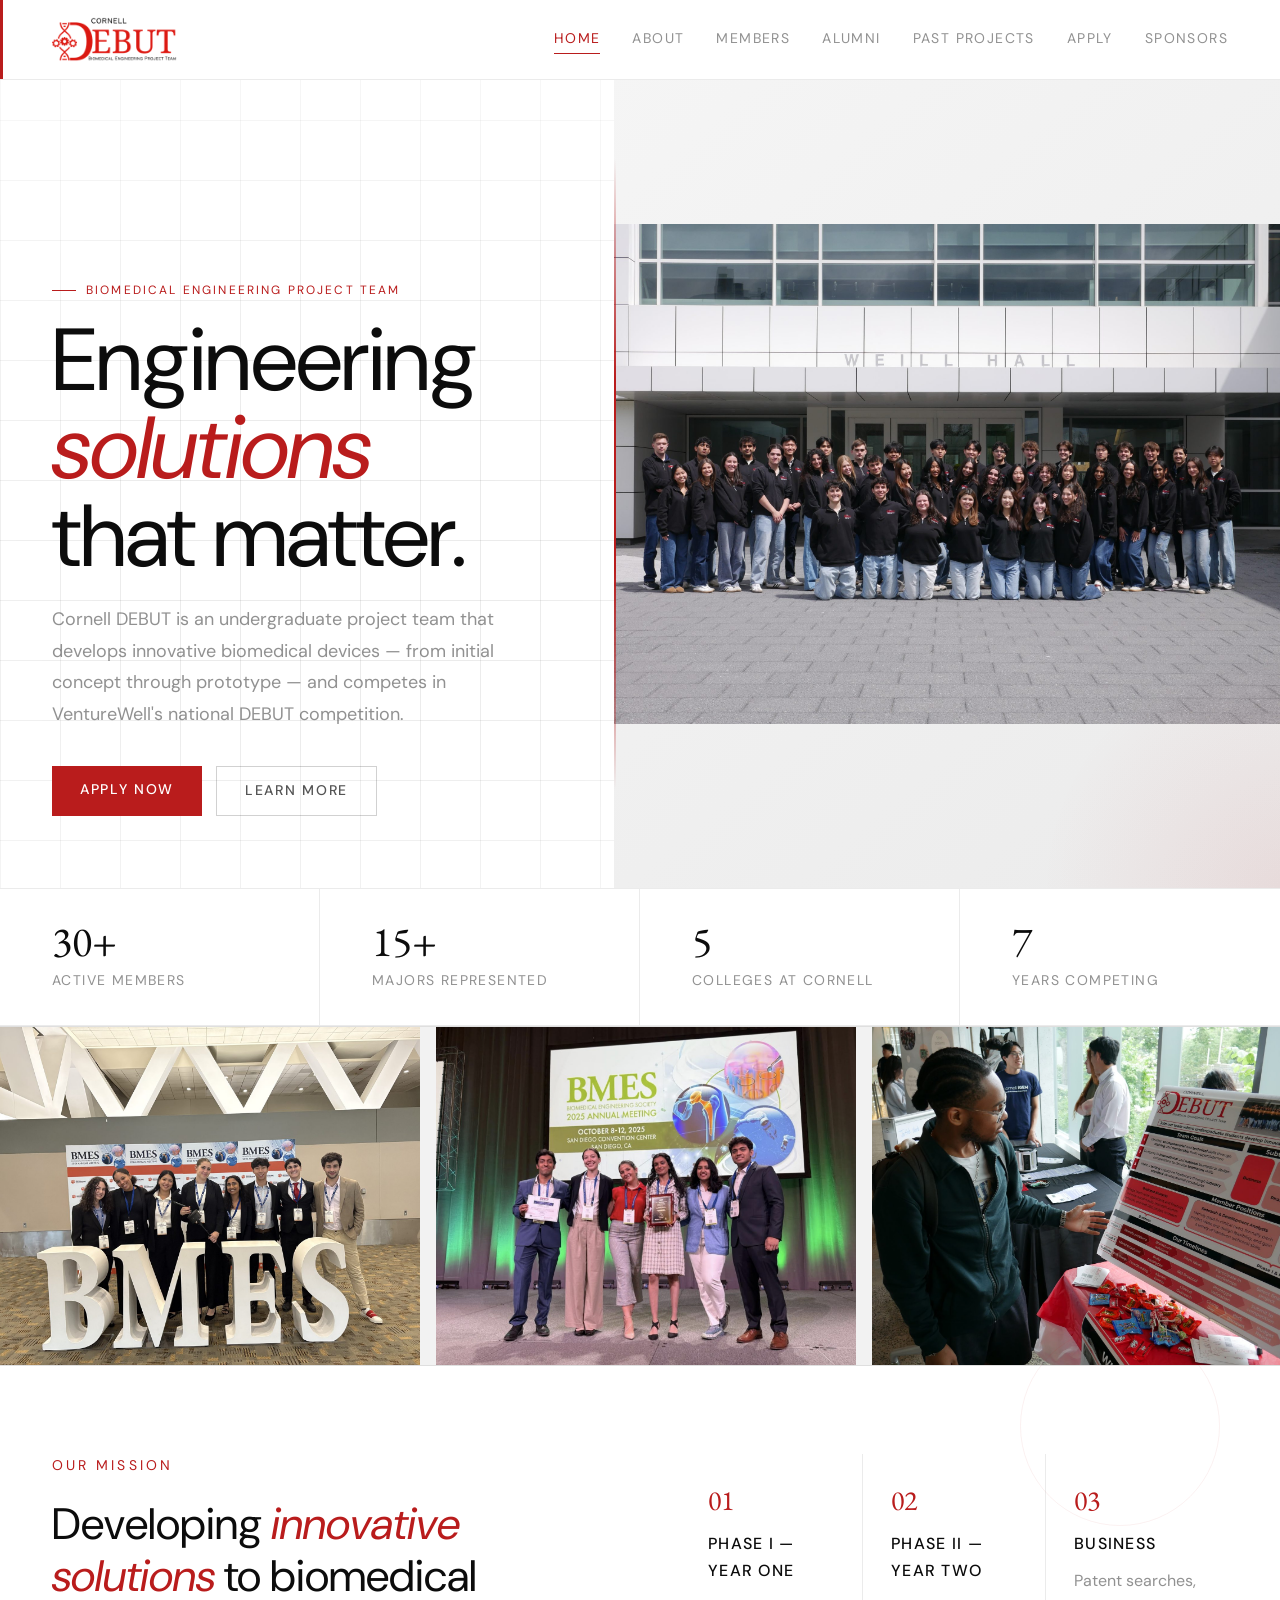
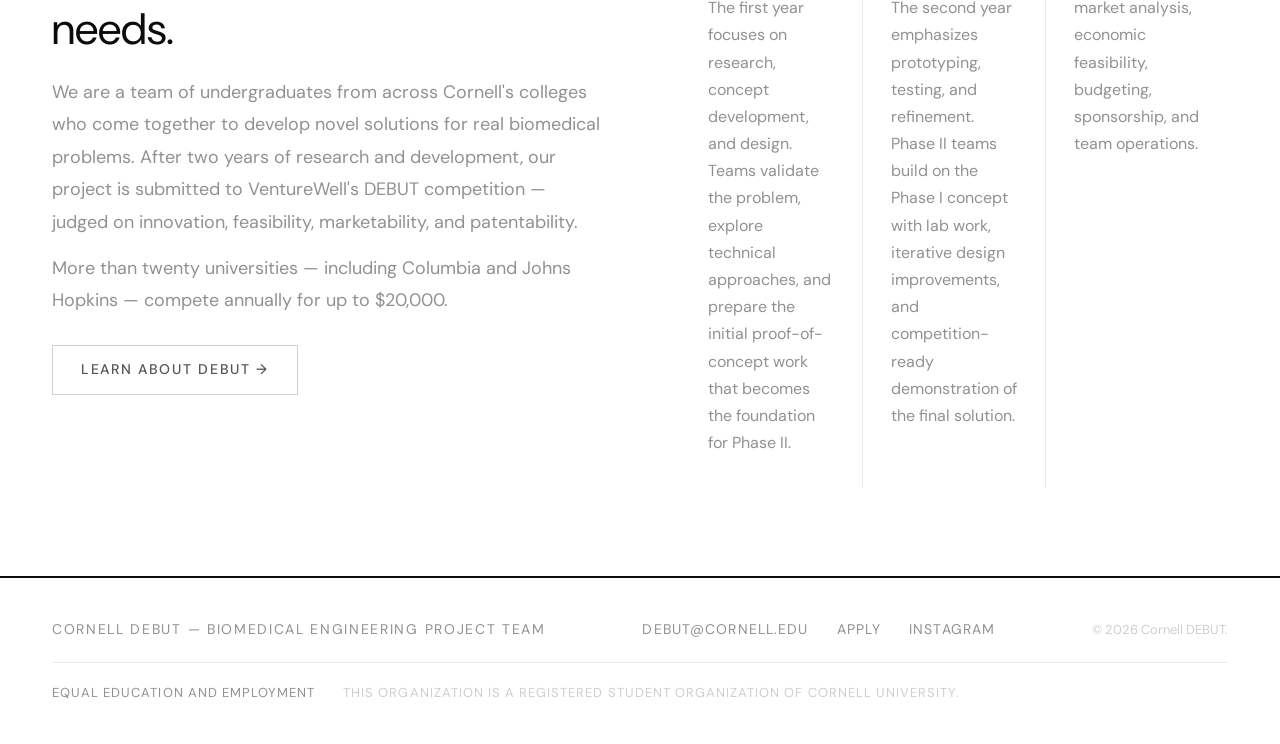
<file: index.html>
<!DOCTYPE html>
<html lang="en">
<head>
  <meta charset="UTF-8">
  <meta name="viewport" content="width=device-width, initial-scale=1.0">
  <title>Cornell DEBUT — Biomedical Engineering Project Team</title>
  <meta name="description" content="Cornell DEBUT is an undergraduate biomedical engineering project team that develops innovative medical devices from concept to prototype and competes in VentureWell's national DEBUT competition.">
  <link rel="canonical" href="https://cornelldebut.org/">

  <!-- Google Fonts -->
  <link rel="preconnect" href="https://fonts.googleapis.com">
  <link rel="preconnect" href="https://fonts.gstatic.com" crossorigin>
  <link href="https://fonts.googleapis.com/css2?family=EB+Garamond:ital,wght@0,400;0,500;1,400&family=DM+Sans:wght@300;400;500&display=swap" rel="stylesheet">

  <!-- Stylesheet -->
  <link rel="stylesheet" href="/styles.css">
</head>
<body data-page="home">

<!-- ══════════════════════════════════════════════════════════════════════
     NAVIGATION — identical on all 7 pages.
     If you change it, copy this whole block into every page file.
     The current tab highlights itself from <body data-page="..."> — no JS.
     ══════════════════════════════════════════════════════════════════════ -->
<nav>
  <a href="/" class="nav-brand">
    <img src="/static/DEBUT_LOGOS/DEBUT_MAIN_LOGO.png" alt="DEBUT Logo" class="nav-logo" width="300" height="300">
  </a>
  <div class="nav-links">
    <a class="nav-link" data-nav="home"          href="/">Home</a>
    <a class="nav-link" data-nav="about"         href="/about/">About</a>
    <a class="nav-link" data-nav="members"       href="/members/">Members</a>
    <a class="nav-link" data-nav="alumni"        href="/alumni/">Alumni</a>
    <a class="nav-link" data-nav="past-projects" href="/past-projects/">Past Projects</a>
    <a class="nav-link" data-nav="apply"         href="/apply/">Apply</a>
    <a class="nav-link" data-nav="sponsors"      href="/sponsors/">Sponsors</a>
  </div>
</nav>

<div class="page">
  <!-- Hero -->
  <section class="hero">
    <div class="hero-bg"></div>
    <div class="hero-grid"></div>
    <div class="hero-split">
      <div class="hero-content">
        <div class="hero-eyebrow">Biomedical Engineering Project Team</div>
        <h1 class="hero-title">Engineering <em>solutions</em><br>that matter.</h1>
        <p class="hero-desc">Cornell DEBUT is an undergraduate project team that develops innovative biomedical devices — from initial concept through prototype — and competes in VentureWell's national DEBUT competition.</p>
        <div class="hero-cta">
          <a href="/apply/" class="btn-primary">Apply Now</a>
          <a href="/about/" class="btn-outline">Learn More</a>
        </div>
      </div>
      <div class="hero-photo-panel">
        <img fetchpriority="high" decoding="async"
          src="/static/DEBUT_MAIN_PAGE/DEBUT_Full_Team_Photo.JPG"
          alt="Cornell DEBUT Full Team Photo"
          class="hero-team-photo"
          width="2200" height="1652"
        >
      </div>
    </div>
  </section>

  <!-- Stats Bar -->
  <div class="stats-bar">
    <div class="stat-item">
      <div class="stat-num">30+</div>
      <div class="stat-label">Active Members</div>
    </div>
    <div class="stat-item">
      <div class="stat-num">15+</div>
      <div class="stat-label">Majors Represented</div>
    </div>
    <div class="stat-item">
      <div class="stat-num">5</div>
      <div class="stat-label">Colleges at Cornell</div>
    </div>
    <div class="stat-item">
      <div class="stat-num">7</div>
      <div class="stat-label">Years Competing</div>
    </div>
  </div>

  <!-- Photo Carousel -->
  <div class="photo-carousel">
    <div class="carousel-container">
      <div class="carousel-track">
        <!-- Set 1 -->
        <div class="carousel-item"><img loading="lazy" decoding="async" src="/static/DEBUT_WINNER/Steady_Win.JPEG" alt="SteadyStride Win" width="1600" height="1200"></div>
        <div class="carousel-item"><img loading="lazy" decoding="async" src="/static/DEBUT_WINNER/HemBrace_Win.jpg" alt="HemBrace Win" width="1520" height="1146"></div>
        <div class="carousel-item"><img loading="lazy" decoding="async" src="/static/DEBUT_B_ROLL/B_Roll_1.JPG" alt="Team Photo" width="1600" height="1201"></div>
        <div class="carousel-item"><img loading="lazy" decoding="async" src="/static/DEBUT_B_ROLL/B_Roll_6.JPG" alt="B-roll 2" width="534" height="710"></div>
        <div class="carousel-item"><img loading="lazy" decoding="async" src="/static/DEBUT_B_ROLL/B_Roll_7.JPG" alt="B-roll 3" width="1600" height="902"></div>
        <div class="carousel-item"><img loading="lazy" decoding="async" src="/static/DEBUT_B_ROLL/B_Roll_8.JPG" alt="B-roll 4" width="982" height="776"></div>
        <!-- Set 2 — duplicate for seamless loop -->
        <div class="carousel-item"><img loading="lazy" decoding="async" src="/static/DEBUT_WINNER/Steady_Win.JPEG" alt="SteadyStride Win" width="1600" height="1200"></div>
        <div class="carousel-item"><img loading="lazy" decoding="async" src="/static/DEBUT_WINNER/HemBrace_Win.jpg" alt="HemBrace Win" width="1520" height="1146"></div>
        <div class="carousel-item"><img loading="lazy" decoding="async" src="/static/DEBUT_B_ROLL/B_Roll_1.JPG" alt="Team Photo" width="1600" height="1201"></div>
        <div class="carousel-item"><img loading="lazy" decoding="async" src="/static/DEBUT_B_ROLL/B_Roll_6.JPG" alt="B-roll 2" width="534" height="710"></div>
        <div class="carousel-item"><img loading="lazy" decoding="async" src="/static/DEBUT_B_ROLL/B_Roll_7.JPG" alt="B-roll 3" width="1600" height="902"></div>
        <div class="carousel-item"><img loading="lazy" decoding="async" src="/static/DEBUT_B_ROLL/B_Roll_8.JPG" alt="B-roll 4" width="982" height="776"></div>
      </div>
    </div>
  </div>

  <!-- Mission + Subteam Cards -->
  <section class="home-section">
    <div class="two-col">
      <div class="two-col-text">
        <div class="section-label">Our Mission</div>
        <h2 class="section-title">Developing <em>innovative solutions</em> to biomedical needs.</h2>
        <p class="section-body">We are a team of undergraduates from across Cornell's colleges who come together to develop novel solutions for real biomedical problems. After two years of research and development, our project is submitted to VentureWell's DEBUT competition — judged on innovation, feasibility, marketability, and patentability.</p>
        <p class="section-body" style="margin-top:14px;">More than twenty universities — including Columbia and Johns Hopkins — compete annually for up to $20,000.</p>
        <div style="margin-top:28px;">
          <a href="https://venturewell.org/debut/" target="_blank" class="btn-outline" style="text-decoration:none;display:inline-block;">Learn About DEBUT →</a>
        </div>
      </div>
      <div class="two-col-aside">
        <div class="subteam-cards" style="margin-top:0;">
          <div class="subteam-card">
            <div class="subteam-card-num">01</div>
            <div class="subteam-card-name">Phase I — Year One</div>
            <div class="subteam-card-desc">The first year focuses on research, concept development, and design. Teams validate the problem, explore technical approaches, and prepare the initial proof-of-concept work that becomes the foundation for Phase II.</div>
          </div>
          <div class="subteam-card">
            <div class="subteam-card-num">02</div>
            <div class="subteam-card-name">Phase II — Year Two</div>
            <div class="subteam-card-desc">The second year emphasizes prototyping, testing, and refinement. Phase II teams build on the Phase I concept with lab work, iterative design improvements, and competition-ready demonstration of the final solution.</div>
          </div>
          <div class="subteam-card">
            <div class="subteam-card-num">03</div>
            <div class="subteam-card-name">Business</div>
            <div class="subteam-card-desc">Patent searches, market analysis, economic feasibility, budgeting, sponsorship, and team operations.</div>
          </div>
        </div>
      </div>

      <!-- Floating photos -->
      <div class="floating-photo floating-photo-1" style="background-image: url('/static/DEBUT_B_ROLL/B_Roll_1.JPG');"></div>
      <div class="floating-photo floating-photo-2" style="background-image: url('/static/DEBUT_B_ROLL/B_Roll_4.JPG');"></div>
      <div class="floating-photo floating-photo-3" style="background-image: url('/static/DEBUT_B_ROLL/B_Roll_3.JPG');"></div>
    </div>
  </section>
</div>

<!-- ══════════════════════════════════════════════════════════════════════
     FOOTER — identical on all 7 pages. Copy to every file if changed.
     ══════════════════════════════════════════════════════════════════════ -->
<footer>
  <div class="footer-brand">Cornell DEBUT — Biomedical Engineering Project Team</div>
  <div class="footer-links">
    <a href="mailto:debut@cornell.edu" class="footer-link">debut@cornell.edu</a>
    <a href="/apply/" class="footer-link">Apply</a>
    <a href="https://instagram.com/cornelldebut" target="_blank" rel="noopener" class="footer-link">Instagram</a>
  </div>
  <div class="footer-copy">© 2026 Cornell DEBUT.</div>
  <div class="footer-statements">
    <a href="https://www.hr.cornell.edu/about/workplace-rights/equal-education-and-employment" target="_blank" rel="noopener" class="footer-statement-link">Equal Education and Employment</a>
    <span class="footer-statement">This organization is a registered student organization of Cornell University.</span>
  </div>
</footer>

<script src="/main.js"></script>

</body>
</html>
</file>
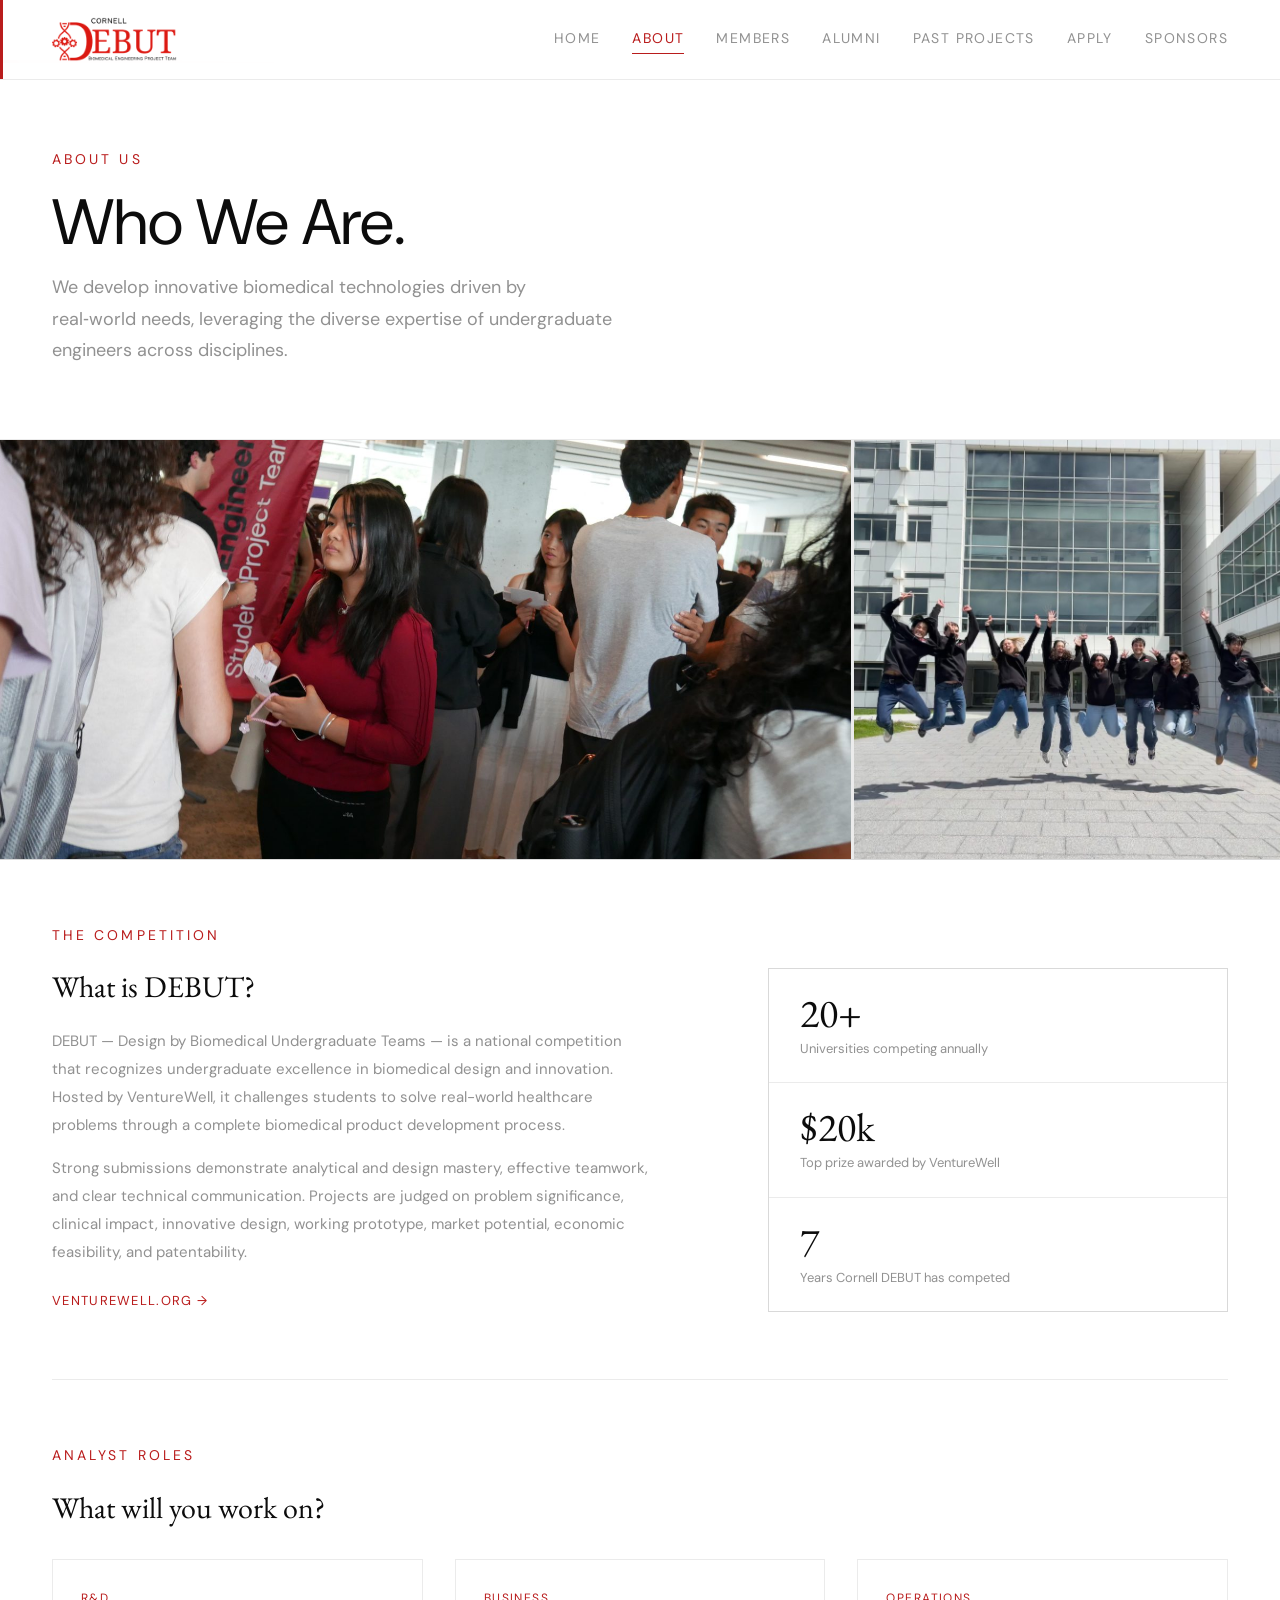
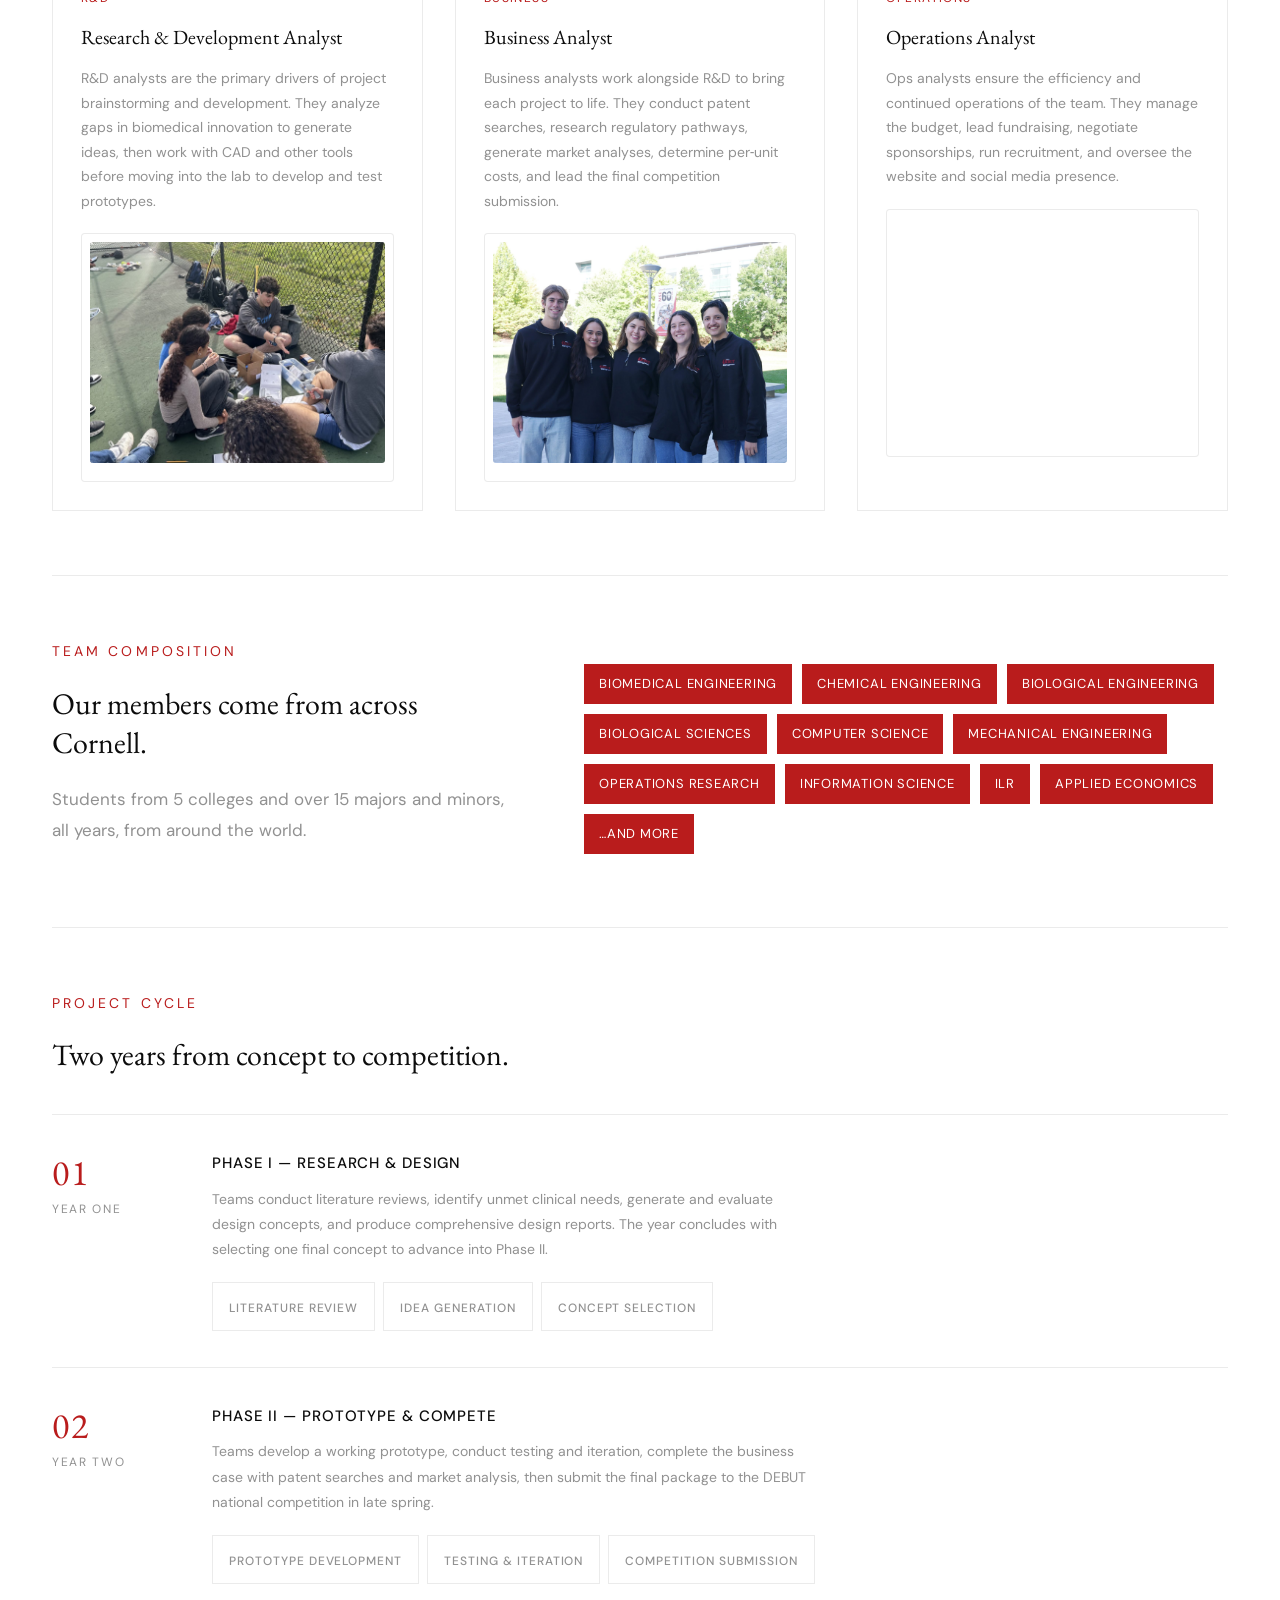
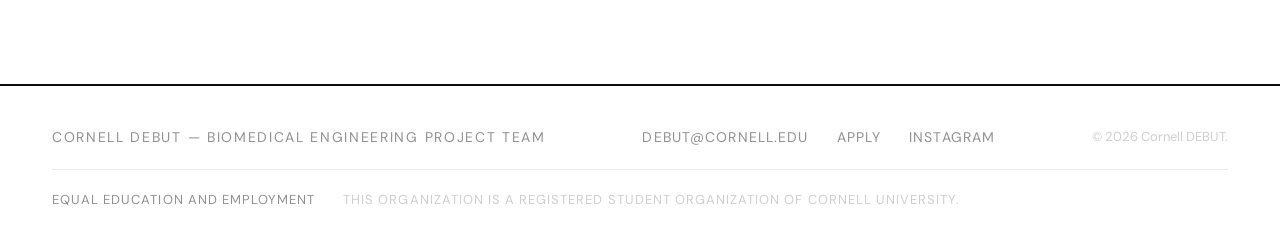
<file: about/index.html>
<!DOCTYPE html>
<html lang="en">
<head>
  <meta charset="UTF-8">
  <meta name="viewport" content="width=device-width, initial-scale=1.0">
  <title>About — Cornell DEBUT</title>
  <meta name="description" content="How Cornell DEBUT works: the VentureWell DEBUT competition, our analyst roles, team composition, and the two-year project timeline.">
  <link rel="canonical" href="https://cornelldebut.org/about/">

  <!-- Google Fonts -->
  <link rel="preconnect" href="https://fonts.googleapis.com">
  <link rel="preconnect" href="https://fonts.gstatic.com" crossorigin>
  <link href="https://fonts.googleapis.com/css2?family=EB+Garamond:ital,wght@0,400;0,500;1,400&family=DM+Sans:wght@300;400;500&display=swap" rel="stylesheet">

  <!-- Stylesheet -->
  <link rel="stylesheet" href="/styles.css">
</head>
<body data-page="about">

<!-- ══════════════════════════════════════════════════════════════════════
     NAVIGATION — identical on all 7 pages.
     If you change it, copy this whole block into every page file.
     The current tab highlights itself from <body data-page="..."> — no JS.
     ══════════════════════════════════════════════════════════════════════ -->
<nav>
  <a href="/" class="nav-brand">
    <img src="/static/DEBUT_LOGOS/DEBUT_MAIN_LOGO.png" alt="DEBUT Logo" class="nav-logo" width="300" height="300">
  </a>
  <div class="nav-links">
    <a class="nav-link" data-nav="home"          href="/">Home</a>
    <a class="nav-link" data-nav="about"         href="/about/">About</a>
    <a class="nav-link" data-nav="members"       href="/members/">Members</a>
    <a class="nav-link" data-nav="alumni"        href="/alumni/">Alumni</a>
    <a class="nav-link" data-nav="past-projects" href="/past-projects/">Past Projects</a>
    <a class="nav-link" data-nav="apply"         href="/apply/">Apply</a>
    <a class="nav-link" data-nav="sponsors"      href="/sponsors/">Sponsors</a>
  </div>
</nav>

<div class="page">
  <!-- ── HERO ─────────────────────────────────────────────────── -->
  <div class="about-hero">
    <div class="about-hero-inner">
      <div class="page-eyebrow">About Us</div>
      <h1 class="page-title">Who We Are.</h1>
      <p class="page-subtitle">
        We develop innovative biomedical technologies driven by real‑world needs, leveraging the diverse expertise of undergraduate engineers across disciplines.
      </p>
    </div>
  </div>

  <!-- ── PHOTO STRIP ───────────────────────────────────────────── -->
  <div class="about-photo-strip">
    <div class="about-strip-img about-strip-main">
      <img loading="lazy" decoding="async" src="/static/DEBUT_B_ROLL/B_Roll_2.JPG" alt="DEBUT Outreach" width="1600" height="1201">
    </div>
    <div class="about-strip-img">
      <img loading="lazy" decoding="async" src="/static/DEBUT_B_ROLL/Subteam_1.JPG" alt="DEBUT Jump" width="1179" height="876">
    </div>
  </div>

  <!-- ── BODY ──────────────────────────────────────────────────── -->
  <div class="about-body">

    <!-- The Competition -->
    <div class="about-section">
      <div class="about-section-grid">
        <div class="about-section-text">
          <div class="section-label">The Competition</div>
          <h2 class="about-section-heading">What is DEBUT?</h2>
          <p class="about-p">
            DEBUT — Design by Biomedical Undergraduate Teams — is a national competition that recognizes undergraduate excellence in biomedical design and innovation. Hosted by VentureWell, it challenges students to solve real-world healthcare problems through a complete biomedical product development process.
          </p>
          <p class="about-p">
            Strong submissions demonstrate analytical and design mastery, effective teamwork, and clear technical communication. Projects are judged on problem significance, clinical impact, innovative design, working prototype, market potential, economic feasibility, and patentability.
          </p>
          <a href="https://venturewell.org/debut/" target="_blank" class="about-link">Venturewell.org →</a>
        </div>

        <div class="about-section-aside">
          <div class="about-stat-card">
            <div class="about-stat-num">20+</div>
            <div class="about-stat-label">Universities competing annually</div>
          </div>
          <div class="about-stat-card">
            <div class="about-stat-num">$20k</div>
            <div class="about-stat-label">Top prize awarded by VentureWell</div>
          </div>
          <div class="about-stat-card">
            <div class="about-stat-num">7</div>
            <div class="about-stat-label">Years Cornell DEBUT has competed</div>
          </div>
        </div>
      </div>
    </div>

    <!-- Analyst Roles -->
    <div class="about-section about-section--bordered">
      <div class="section-label">Analyst Roles</div>
      <h2 class="about-section-heading">What will you work on?</h2>

      <div class="role-cards">

        <!-- R&D -->
        <div class="role-card">
          <div class="role-card-label">R&D</div>
          <div class="role-card-content">
            <h3>Research & Development Analyst</h3>
            <p>R&D analysts are the primary drivers of project brainstorming and development. They analyze gaps in biomedical innovation to generate ideas, then work with CAD and other tools before moving into the lab to develop and test prototypes.</p>
          </div>
          <div class="role-photo-box">
            <img loading="lazy" decoding="async" src="/static/DEBUT_B_ROLL/R&D_Analyst.JPEG" alt="R&D Team" width="1200" height="1600">
          </div>
        </div>

        <!-- Business -->
        <div class="role-card">
          <div class="role-card-label">Business</div>
          <div class="role-card-content">
            <h3>Business Analyst</h3>
            <p>Business analysts work alongside R&D to bring each project to life. They conduct patent searches, research regulatory pathways, generate market analyses, determine per‑unit costs, and lead the final competition submission.</p>
          </div>
          <div class="role-photo-box">
            <img loading="lazy" decoding="async" src="/static/DEBUT_B_ROLL/Econ_Analyst.JPG" alt="Business Team" width="1600" height="1201">
          </div>
        </div>

        <!-- Operations -->
        <div class="role-card">
          <div class="role-card-label">Operations</div>
          <div class="role-card-content">
            <h3>Operations Analyst</h3>
            <p>Ops analysts ensure the efficiency and continued operations of the team. They manage the budget, lead fundraising, negotiate sponsorships, run recruitment, and oversee the website and social media presence.</p>
          </div>
          <div class="role-photo-box">
            <img loading="lazy" decoding="async" src="/static/DEBUT_B_ROLL/Subteam_2.JPG" alt="Operations Team" width="770" height="850">
          </div>
        </div>

      </div>
    </div>

    <!-- Team Composition -->
    <div class="about-section about-section--bordered">
      <div class="about-composition-grid">
        <div>
          <div class="section-label">Team Composition</div>
          <h2 class="about-section-heading">Our members come from across Cornell.</h2>
          <p class="about-p about-p--lead">
            Students from 5 colleges and over 15 majors and minors, all years, from around the world.
          </p>
        </div>

        <div class="composition-tags">
          <div class="composition-tag">Biomedical Engineering</div>
          <div class="composition-tag">Chemical Engineering</div>
          <div class="composition-tag">Biological Engineering</div>
          <div class="composition-tag">Biological Sciences</div>
          <div class="composition-tag">Computer Science</div>
          <div class="composition-tag">Mechanical Engineering</div>
          <div class="composition-tag">Operations Research</div>
          <div class="composition-tag">Information Science</div>
          <div class="composition-tag">ILR</div>
          <div class="composition-tag">Applied Economics</div>
          <div class="composition-tag">…and more</div>
        </div>
      </div>
    </div>

    <!-- Project Cycle Timeline -->
    <div class="about-section about-section--bordered">
      <div class="section-label">Project Cycle</div>
      <h2 class="about-section-heading">Two years from concept to competition.</h2>

      <div class="timeline">

        <div class="timeline-row">
          <div class="timeline-year">
            <div class="timeline-marker">01</div>
            <span>Year One</span>
          </div>
          <div class="timeline-content">
            <h4>Phase I — Research &amp; Design</h4>
            <p>
              Teams conduct literature reviews, identify unmet clinical needs, generate and evaluate design concepts, and produce comprehensive design reports. The year concludes with selecting one final concept to advance into Phase II.
            </p>
            <div class="phase-steps">
              <div class="phase-step"><span>Literature Review</span></div>
              <div class="phase-step"><span>Idea Generation</span></div>
              <div class="phase-step"><span>Concept Selection</span></div>
            </div>
          </div>
        </div>

        <div class="timeline-row">
          <div class="timeline-year">
            <div class="timeline-marker">02</div>
            <span>Year Two</span>
          </div>
          <div class="timeline-content">
            <h4>Phase II — Prototype &amp; Compete</h4>
            <p>
              Teams develop a working prototype, conduct testing and iteration, complete the business case with patent searches and market analysis, then submit the final package to the DEBUT national competition in late spring.
            </p>
            <div class="phase-steps">
              <div class="phase-step"><span>Prototype Development</span></div>
              <div class="phase-step"><span>Testing &amp; Iteration</span></div>
              <div class="phase-step"><span>Competition Submission</span></div>
            </div>
          </div>
        </div>

      </div>
    </div>

  </div>

  <!-- FOOTER -->
</div>

<!-- ══════════════════════════════════════════════════════════════════════
     FOOTER — identical on all 7 pages. Copy to every file if changed.
     ══════════════════════════════════════════════════════════════════════ -->
<footer>
  <div class="footer-brand">Cornell DEBUT — Biomedical Engineering Project Team</div>
  <div class="footer-links">
    <a href="mailto:debut@cornell.edu" class="footer-link">debut@cornell.edu</a>
    <a href="/apply/" class="footer-link">Apply</a>
    <a href="https://instagram.com/cornelldebut" target="_blank" rel="noopener" class="footer-link">Instagram</a>
  </div>
  <div class="footer-copy">© 2026 Cornell DEBUT.</div>
  <div class="footer-statements">
    <a href="https://www.hr.cornell.edu/about/workplace-rights/equal-education-and-employment" target="_blank" rel="noopener" class="footer-statement-link">Equal Education and Employment</a>
    <span class="footer-statement">This organization is a registered student organization of Cornell University.</span>
  </div>
</footer>

<script src="/main.js"></script>

</body>
</html>
</file>
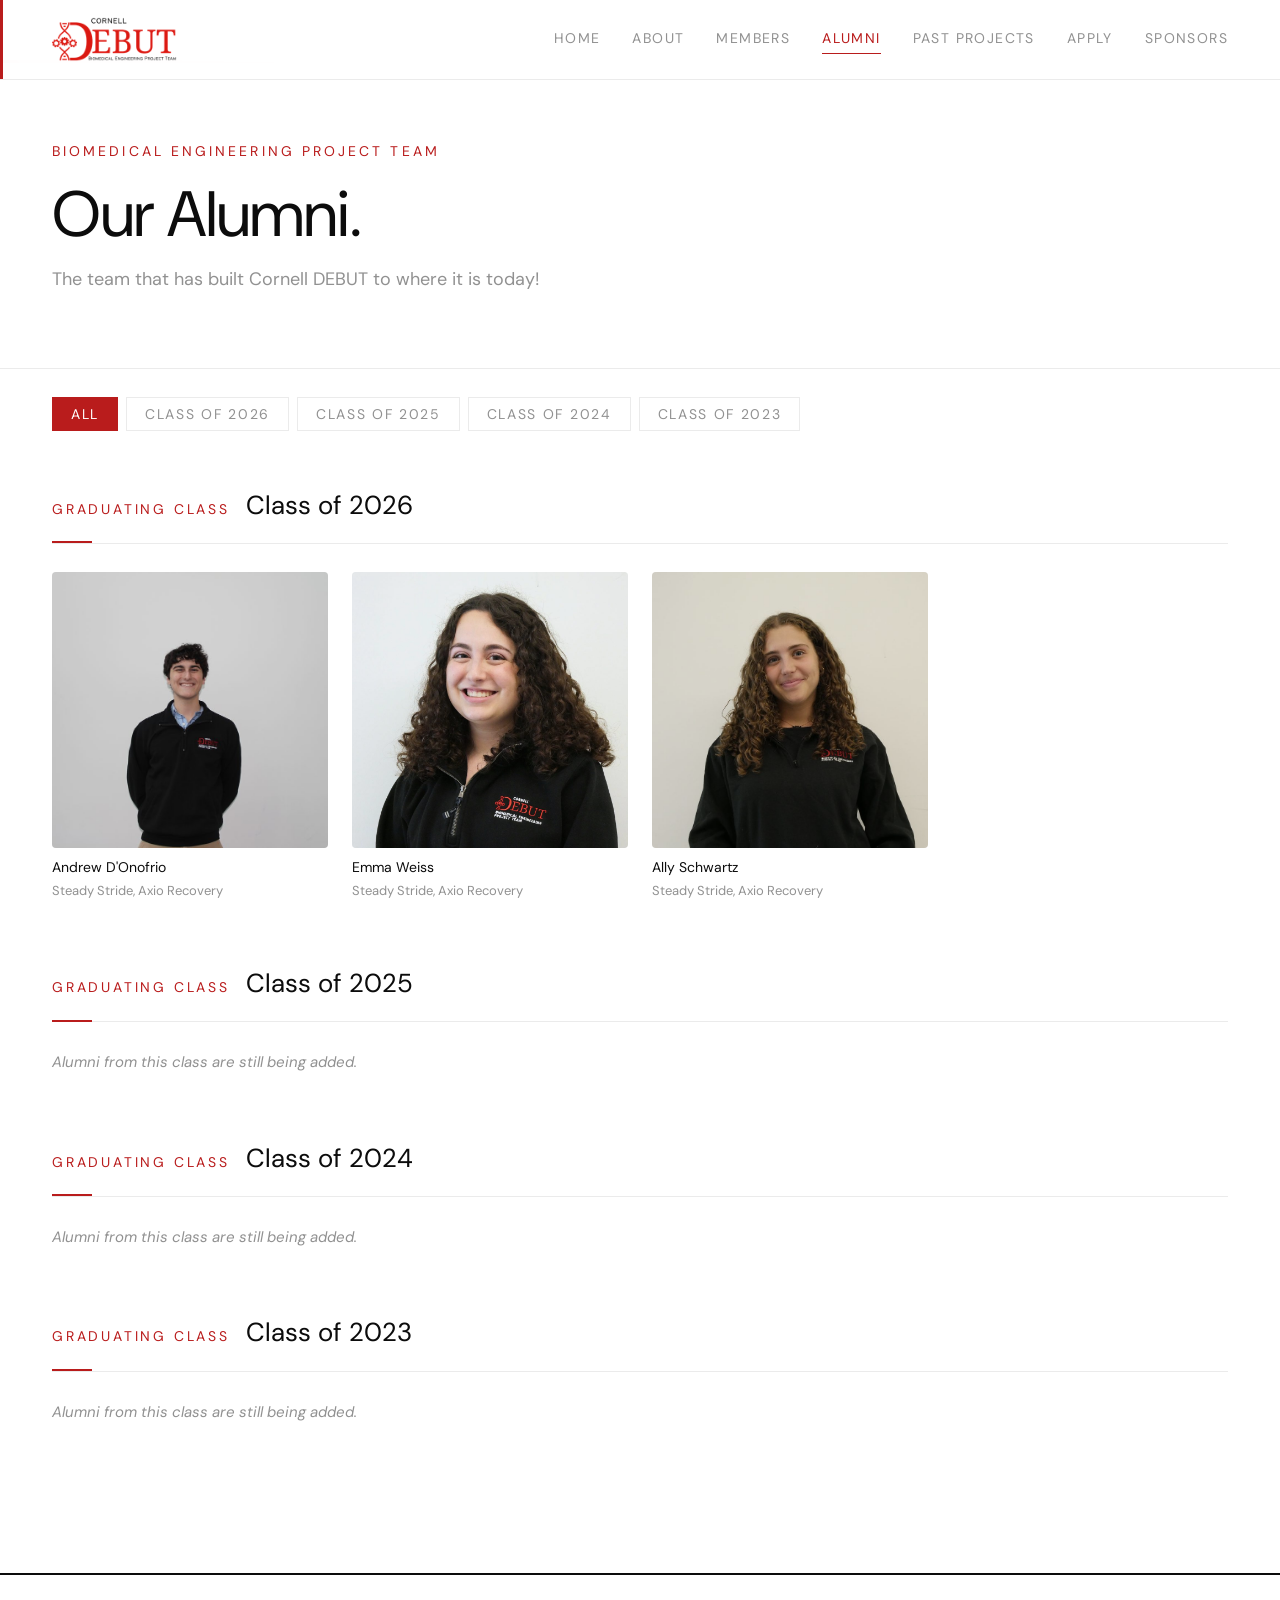
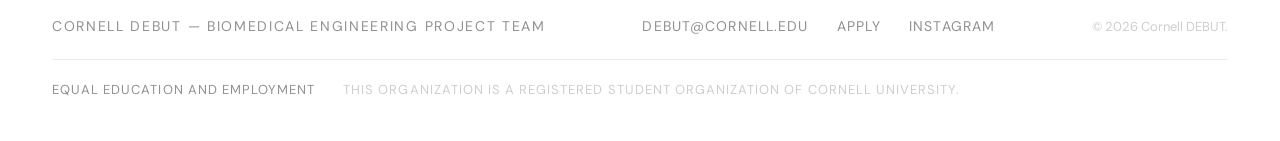
<file: alumni/index.html>
<!DOCTYPE html>
<html lang="en">
<head>
  <meta charset="UTF-8">
  <meta name="viewport" content="width=device-width, initial-scale=1.0">
  <title>Alumni — Cornell DEBUT</title>
  <meta name="description" content="Cornell DEBUT alumni: the team members that have built our team to where it is today.">
  <link rel="canonical" href="https://cornelldebut.org/alumni/">

  <!-- Google Fonts -->
  <link rel="preconnect" href="https://fonts.googleapis.com">
  <link rel="preconnect" href="https://fonts.gstatic.com" crossorigin>
  <link href="https://fonts.googleapis.com/css2?family=EB+Garamond:ital,wght@0,400;0,500;1,400&family=DM+Sans:wght@300;400;500&display=swap" rel="stylesheet">

  <!-- Stylesheet -->
  <link rel="stylesheet" href="/styles.css">
</head>
<body data-page="alumni">

<!-- ══════════════════════════════════════════════════════════════════════
     NAVIGATION — identical on all 7 pages.
     If you change it, copy this whole block into every page file.
     The current tab highlights itself from <body data-page="..."> — no JS.
     ══════════════════════════════════════════════════════════════════════ -->
<nav>
  <a href="/" class="nav-brand">
    <img src="/static/DEBUT_LOGOS/DEBUT_MAIN_LOGO.png" alt="DEBUT Logo" class="nav-logo" width="300" height="300">
  </a>
  <div class="nav-links">
    <a class="nav-link" data-nav="home"          href="/">Home</a>
    <a class="nav-link" data-nav="about"         href="/about/">About</a>
    <a class="nav-link" data-nav="members"       href="/members/">Members</a>
    <a class="nav-link" data-nav="alumni"        href="/alumni/">Alumni</a>
    <a class="nav-link" data-nav="past-projects" href="/past-projects/">Past Projects</a>
    <a class="nav-link" data-nav="apply"         href="/apply/">Apply</a>
    <a class="nav-link" data-nav="sponsors"      href="/sponsors/">Sponsors</a>
  </div>
</nav>

<div class="page">
  <div class="members-hero">
    <div class="page-eyebrow">Biomedical Engineering Project Team</div>
    <h1 class="page-title">Our Alumni.</h1>
    <p class="page-subtitle">The team that has built Cornell DEBUT to where it is today!</p>
  </div>

  <!-- Class-year filter buttons.
       These are generated from the `classes` array below, so you never edit
       them by hand — add a class year to the data and a button appears. -->
  <div class="filter-row" id="alumni-filter-row">
    <button class="filter-btn active" onclick="filterTeam('all', this)">All</button>
  </div>

  <!-- ─────────────────────────────────────────────
     ALUMNI ROSTER (DATA + RENDER SCRIPT)
───────────────────────────────────────────── -->

<div id="alumni-container"></div>

<script>
/* ────────────────────────────────────────────────────────────────────────
   HOW TO ADD AN ALUMNUS

   Find the class-year object below (or add a new one at the TOP of the list
   so the newest class shows first) and add an entry to its `members` array:

     { name: "Jane Doe",
       img:  "/static/DEBUT_HEADSHOTS/Jane_Doe.JPG",  // optional
       note: "Phase 2A"                               // optional, small grey line
     }

   - `img`  — leave it out and the card falls back to a lettered placeholder.
   - `note` — anything short: former subteam, current role, grad school, etc.
   - `lead: true` — adds the red "Lead" tag, same as on the Members page.

   Adding a new class year: copy one of the objects below, change `id`
   (e.g. "2022") and `title` (e.g. "Class of 2022"). The filter button is
   created automatically.
   ──────────────────────────────────────────────────────────────────────── */
const classes = [
  {
    id: "2026",
    label: "Graduating Class",
    title: "Class of 2026",
    members: [
      { name: "Andrew D'Onofrio", img: "/static/DEBUT_HEADSHOTS/Andrew_DOnofrio.jpg", note: "Steady Stride, Axio Recovery" },
      { name: "Emma Weiss", img: "/static/DEBUT_HEADSHOTS/Emma_Weiss.jpg", note: "Steady Stride, Axio Recovery" },
      { name: "Ally Schwartz", img: "/static/DEBUT_HEADSHOTS/AllySchwartz.JPG", note: "Steady Stride, Axio Recovery" }
    ]
  },
  {
    id: "2025",
    label: "Graduating Class",
    title: "Class of 2025",
    members: [
    ]
  },
  {
    id: "2024",
    label: "Graduating Class",
    title: "Class of 2024",
    members: [
    ]
  },
  {
    id: "2023",
    label: "Graduating Class",
    title: "Class of 2023",
    members: [
    ]
  }
];

// ─────────────────────────────
// RENDER FUNCTION
// Mirrors the Members page renderer: same .subteam-section / .members-grid
// markup, so the shared filterTeam() in main.js and the shared CSS both work.
// ─────────────────────────────
const alumniContainer = document.getElementById("alumni-container");
const alumniFilterRow = document.getElementById("alumni-filter-row");

classes.forEach(cls => {
  // Filter button for this class year
  const btn = document.createElement("button");
  btn.className = "filter-btn";
  btn.textContent = cls.title;
  btn.addEventListener("click", () => filterTeam(cls.id, btn));
  alumniFilterRow.appendChild(btn);

  // Section for this class year
  const section = document.createElement("div");
  section.className = "subteam-section";
  section.dataset.team = cls.id;

  const roster = cls.members.length
    ? `<div class="members-grid">
        ${cls.members.map(m => `
          <div class="member-card">
            ${m.img
              ? `<img loading="lazy" decoding="async" src="${m.img}" alt="${m.name}">`
              : `<div class="member-no-photo">${m.name.charAt(0)}</div>`}
            <div class="member-name">
              ${m.name}${m.lead ? ` <span class="member-lead-tag">Lead</span>` : ""}
            </div>
            ${m.note ? `<div class="member-note">${m.note}</div>` : ""}
          </div>
        `).join("")}
      </div>`
    : `<p class="alumni-empty">Alumni from this class are still being added.</p>`;

  section.innerHTML = `
    <div class="subteam-header">
      <span class="subteam-section-label">${cls.label}</span>
      <span class="subteam-section-title">${cls.title}</span>
    </div>
    ${roster}
  `;

  alumniContainer.appendChild(section);
});
</script>
</div>

<!-- ══════════════════════════════════════════════════════════════════════
     FOOTER — identical on all 7 pages. Copy to every file if changed.
     ══════════════════════════════════════════════════════════════════════ -->
<footer>
  <div class="footer-brand">Cornell DEBUT — Biomedical Engineering Project Team</div>
  <div class="footer-links">
    <a href="mailto:debut@cornell.edu" class="footer-link">debut@cornell.edu</a>
    <a href="/apply/" class="footer-link">Apply</a>
    <a href="https://instagram.com/cornelldebut" target="_blank" rel="noopener" class="footer-link">Instagram</a>
  </div>
  <div class="footer-copy">© 2026 Cornell DEBUT.</div>
  <div class="footer-statements">
    <a href="https://www.hr.cornell.edu/about/workplace-rights/equal-education-and-employment" target="_blank" rel="noopener" class="footer-statement-link">Equal Education and Employment</a>
    <span class="footer-statement">This organization is a registered student organization of Cornell University.</span>
  </div>
</footer>

<script src="/main.js"></script>

</body>
</html>
</file>
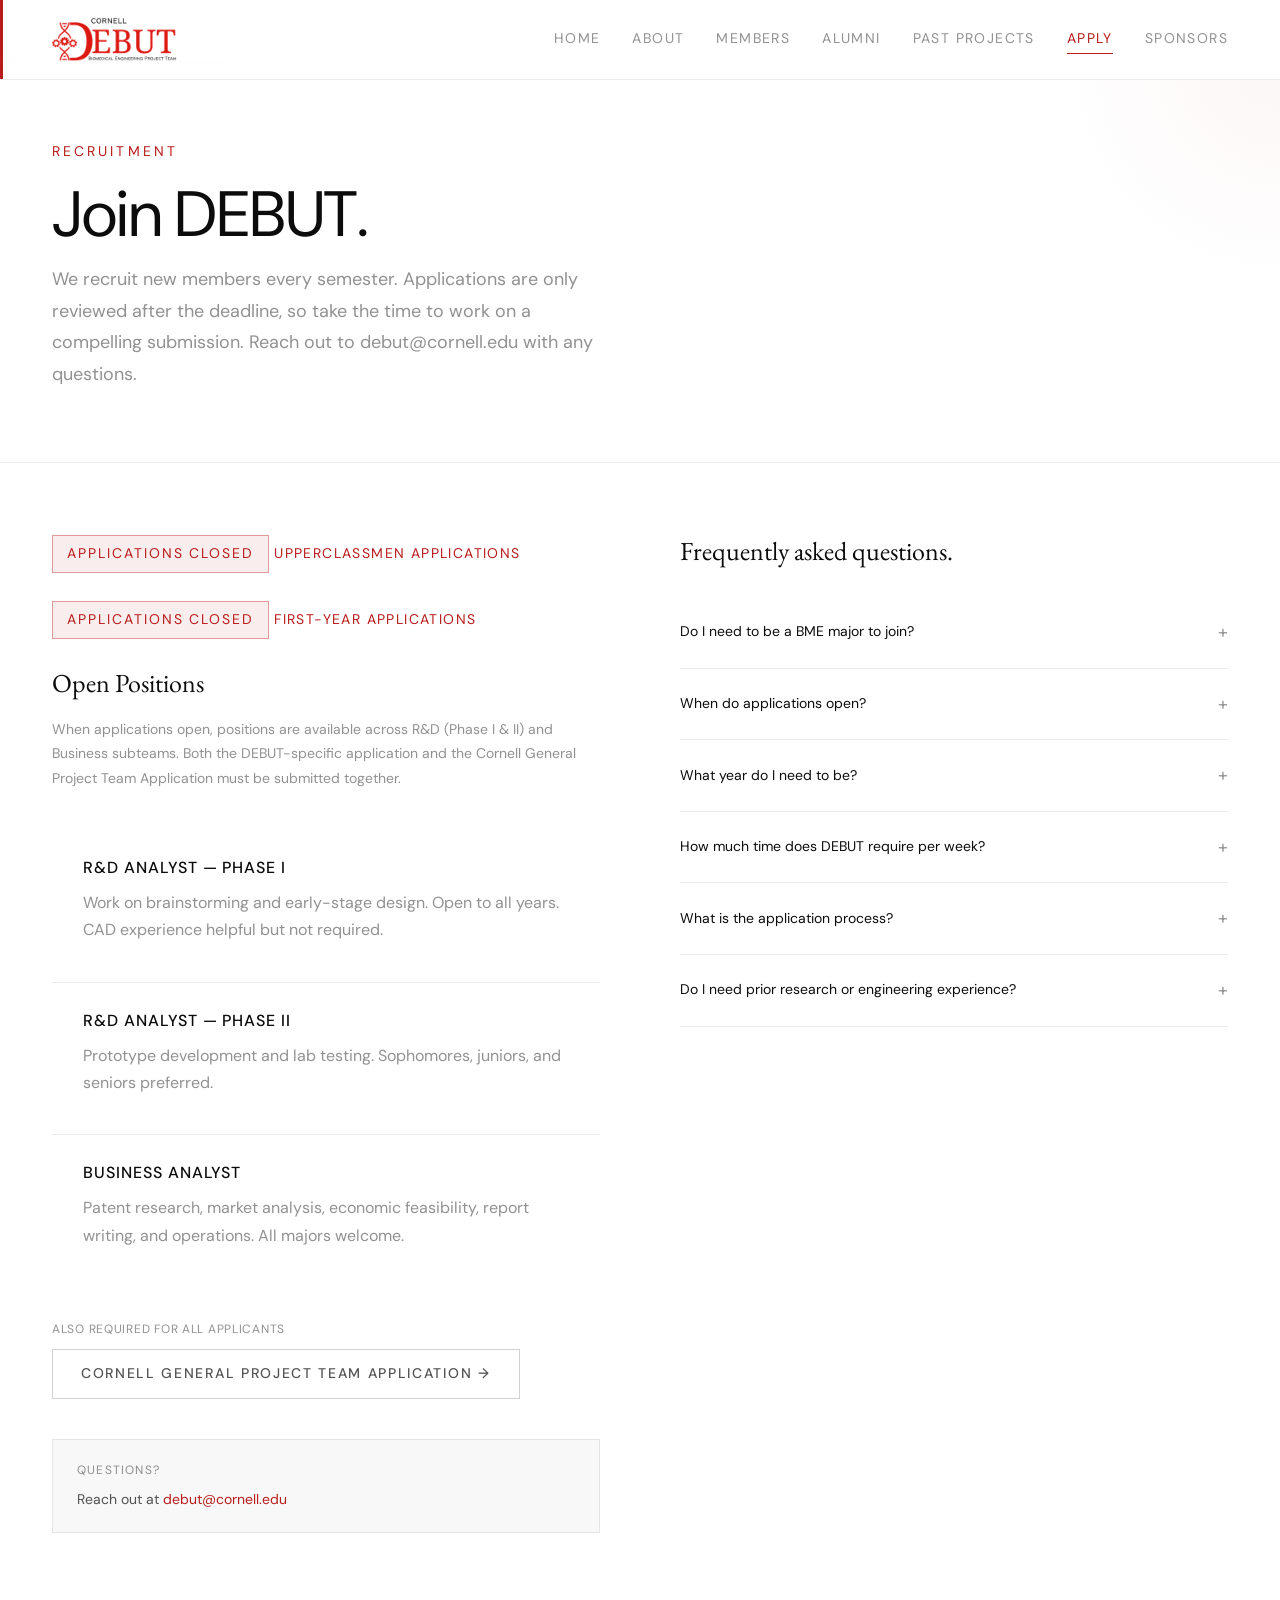
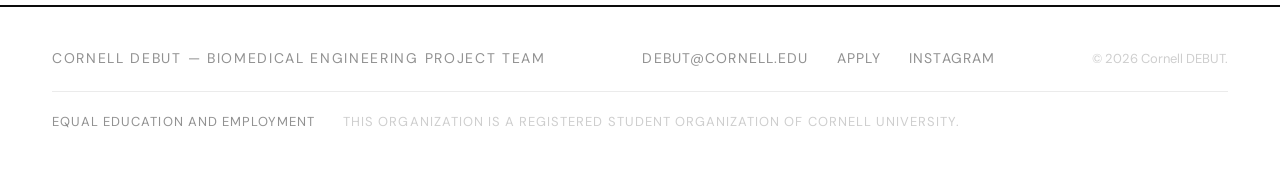
<file: apply/index.html>
<!DOCTYPE html>
<html lang="en">
<head>
  <meta charset="UTF-8">
  <meta name="viewport" content="width=device-width, initial-scale=1.0">
  <title>Apply — Cornell DEBUT</title>
  <meta name="description" content="Apply to join Cornell DEBUT. Application status, open analyst positions, the recruitment timeline, and frequently asked questions.">
  <link rel="canonical" href="https://cornelldebut.org/apply/">

  <!-- Google Fonts -->
  <link rel="preconnect" href="https://fonts.googleapis.com">
  <link rel="preconnect" href="https://fonts.gstatic.com" crossorigin>
  <link href="https://fonts.googleapis.com/css2?family=EB+Garamond:ital,wght@0,400;0,500;1,400&family=DM+Sans:wght@300;400;500&display=swap" rel="stylesheet">

  <!-- Stylesheet -->
  <link rel="stylesheet" href="/styles.css">
</head>
<body data-page="apply">

<!-- ══════════════════════════════════════════════════════════════════════
     NAVIGATION — identical on all 7 pages.
     If you change it, copy this whole block into every page file.
     The current tab highlights itself from <body data-page="..."> — no JS.
     ══════════════════════════════════════════════════════════════════════ -->
<nav>
  <a href="/" class="nav-brand">
    <img src="/static/DEBUT_LOGOS/DEBUT_MAIN_LOGO.png" alt="DEBUT Logo" class="nav-logo" width="300" height="300">
  </a>
  <div class="nav-links">
    <a class="nav-link" data-nav="home"          href="/">Home</a>
    <a class="nav-link" data-nav="about"         href="/about/">About</a>
    <a class="nav-link" data-nav="members"       href="/members/">Members</a>
    <a class="nav-link" data-nav="alumni"        href="/alumni/">Alumni</a>
    <a class="nav-link" data-nav="past-projects" href="/past-projects/">Past Projects</a>
    <a class="nav-link" data-nav="apply"         href="/apply/">Apply</a>
    <a class="nav-link" data-nav="sponsors"      href="/sponsors/">Sponsors</a>
  </div>
</nav>

<div class="page">
  <div class="apply-hero">
    <div class="page-eyebrow">Recruitment</div>
    <h1 class="page-title">Join DEBUT.</h1>
    <p class="page-subtitle">We recruit new members every semester. Applications are only reviewed after the deadline, so take the time to work on a compelling submission. Reach out to debut@cornell.edu with any questions.</p>
  </div>

  <div class="apply-body">

    <!-- Left column: positions & links -->
    <div>
      <!-- Change class to apply-open-badge when applications are open -->
      <div class="apply-closed-badge">Applications closed</div>
      <a class="apply-pos-link"> Upperclassmen Applications</a>

      <!-- Change class to apply-open-badge when applications are open -->
      <div class="apply-closed-badge">Applications closed</div>
      <a class="apply-pos-link"> First-year Applications</a>

      <h2 style="font-family:var(--serif);font-size:26px;font-weight:400;margin-bottom:16px;line-height:1.3;">Open Positions</h2>
      <p style="font-size:14px;color:var(--text-dim);margin-bottom:28px;line-height:1.75;">When applications open, positions are available across R&amp;D (Phase I &amp; II) and Business subteams. Both the DEBUT-specific application and the Cornell General Project Team Application must be submitted together.</p>

      <div class="apply-positions">
        <div class="apply-position">
          <div class="apply-pos-title">R&amp;D Analyst — Phase I</div>
          <div class="apply-pos-desc">Work on brainstorming and early-stage design. Open to all years. CAD experience helpful but not required.</div>
        </div>
        <div class="apply-position">
          <div class="apply-pos-title">R&amp;D Analyst — Phase II</div>
          <div class="apply-pos-desc">Prototype development and lab testing. Sophomores, juniors, and seniors preferred.</div>
          <!-- Replace span with <a href="YOUR_LINK"> when open -->
        </div>
        <div class="apply-position">
          <div class="apply-pos-title">Business Analyst</div>
          <div class="apply-pos-desc">Patent research, market analysis, economic feasibility, report writing, and operations. All majors welcome.</div>
        </div>
      </div>

      <div style="margin-top:32px;">
        <div style="font-size:12px;color:var(--text-dim);margin-bottom:10px;letter-spacing:0.06em;text-transform:uppercase;">Also required for all applicants</div>
        <a href="https://cornell.ca1.qualtrics.com/jfe/form/SV_bp7LpXCVGOYVSoC" target="_blank" class="btn-outline" style="text-decoration:none;display:inline-block;">Cornell General Project Team Application →</a>
      </div>

      <div style="margin-top:40px;padding:20px 24px;border:0.5px solid var(--border);background:var(--bg2);">
        <div style="font-size:12px;letter-spacing:0.1em;text-transform:uppercase;color:var(--text-dim);margin-bottom:8px;">Questions?</div>
        <div style="font-size:14px;color:var(--text-mid);">Reach out at <a href="mailto:debut@cornell.edu" style="color:var(--red);text-decoration:none;">debut@cornell.edu</a></div>
      </div>
    </div>

    <!-- Right column: FAQ -->
    <div>
      <h2 style="font-family:var(--serif);font-size:26px;font-weight:400;margin-bottom:28px;line-height:1.3;">Frequently asked questions.</h2>
      <div class="faq">
        <div class="faq-item">
          <div class="faq-q" onclick="toggleFaq(this)">Do I need to be a BME major to join?</div>
          <div class="faq-a">Not at all. Our team includes students from over 15 majors across 5 colleges at Cornell — from Computer Science to Industrial &amp; Labor Relations. Passion for biomedical innovation and a willingness to learn are what matter most.</div>
        </div>
        <div class="faq-item">
          <div class="faq-q" onclick="toggleFaq(this)">When do applications open?</div>
          <div class="faq-a">We recruit at the beginning of each semester — typically in September for fall and January/February for spring. Follow our Instagram or sign up for our newsletter to be notified when applications open.</div>
        </div>
        <div class="faq-item">
          <div class="faq-q" onclick="toggleFaq(this)">What year do I need to be?</div>
          <div class="faq-a">We welcome students of all years. Freshmen are encouraged to apply for Phase I and Business roles. Upperclassmen can apply to any subteam. Phase II tends to require more prior experience in the team's two-year cycle.</div>
        </div>
        <div class="faq-item">
          <div class="faq-q" onclick="toggleFaq(this)">How much time does DEBUT require per week?</div>
          <div class="faq-a">Expect around 4–6 hours per week including team meetings, subteam work sessions, and independent project work. Time commitments can increase closer to the competition submission deadline in late spring.</div>
        </div>
        <div class="faq-item">
          <div class="faq-q" onclick="toggleFaq(this)">What is the application process?</div>
          <div class="faq-a">You'll need to complete both the DEBUT-specific application and the Cornell General Project Team Application simultaneously. Shortlisted applicants may be invited to a brief interview with team leads. We aim to notify applicants within two weeks of the deadline.</div>
        </div>
        <div class="faq-item">
          <div class="faq-q" onclick="toggleFaq(this)">Do I need prior research or engineering experience?</div>
          <div class="faq-a">It's helpful but not required, especially for Business and Phase I R&amp;D roles. We provide training and mentorship within the team. For Phase II R&amp;D, some hands-on lab or design experience is a plus.</div>
        </div>
      </div>
    </div>

  </div>
</div>

<!-- ══════════════════════════════════════════════════════════════════════
     FOOTER — identical on all 7 pages. Copy to every file if changed.
     ══════════════════════════════════════════════════════════════════════ -->
<footer>
  <div class="footer-brand">Cornell DEBUT — Biomedical Engineering Project Team</div>
  <div class="footer-links">
    <a href="mailto:debut@cornell.edu" class="footer-link">debut@cornell.edu</a>
    <a href="/apply/" class="footer-link">Apply</a>
    <a href="https://instagram.com/cornelldebut" target="_blank" rel="noopener" class="footer-link">Instagram</a>
  </div>
  <div class="footer-copy">© 2026 Cornell DEBUT.</div>
  <div class="footer-statements">
    <a href="https://www.hr.cornell.edu/about/workplace-rights/equal-education-and-employment" target="_blank" rel="noopener" class="footer-statement-link">Equal Education and Employment</a>
    <span class="footer-statement">This organization is a registered student organization of Cornell University.</span>
  </div>
</footer>

<script src="/main.js"></script>

</body>
</html>
</file>
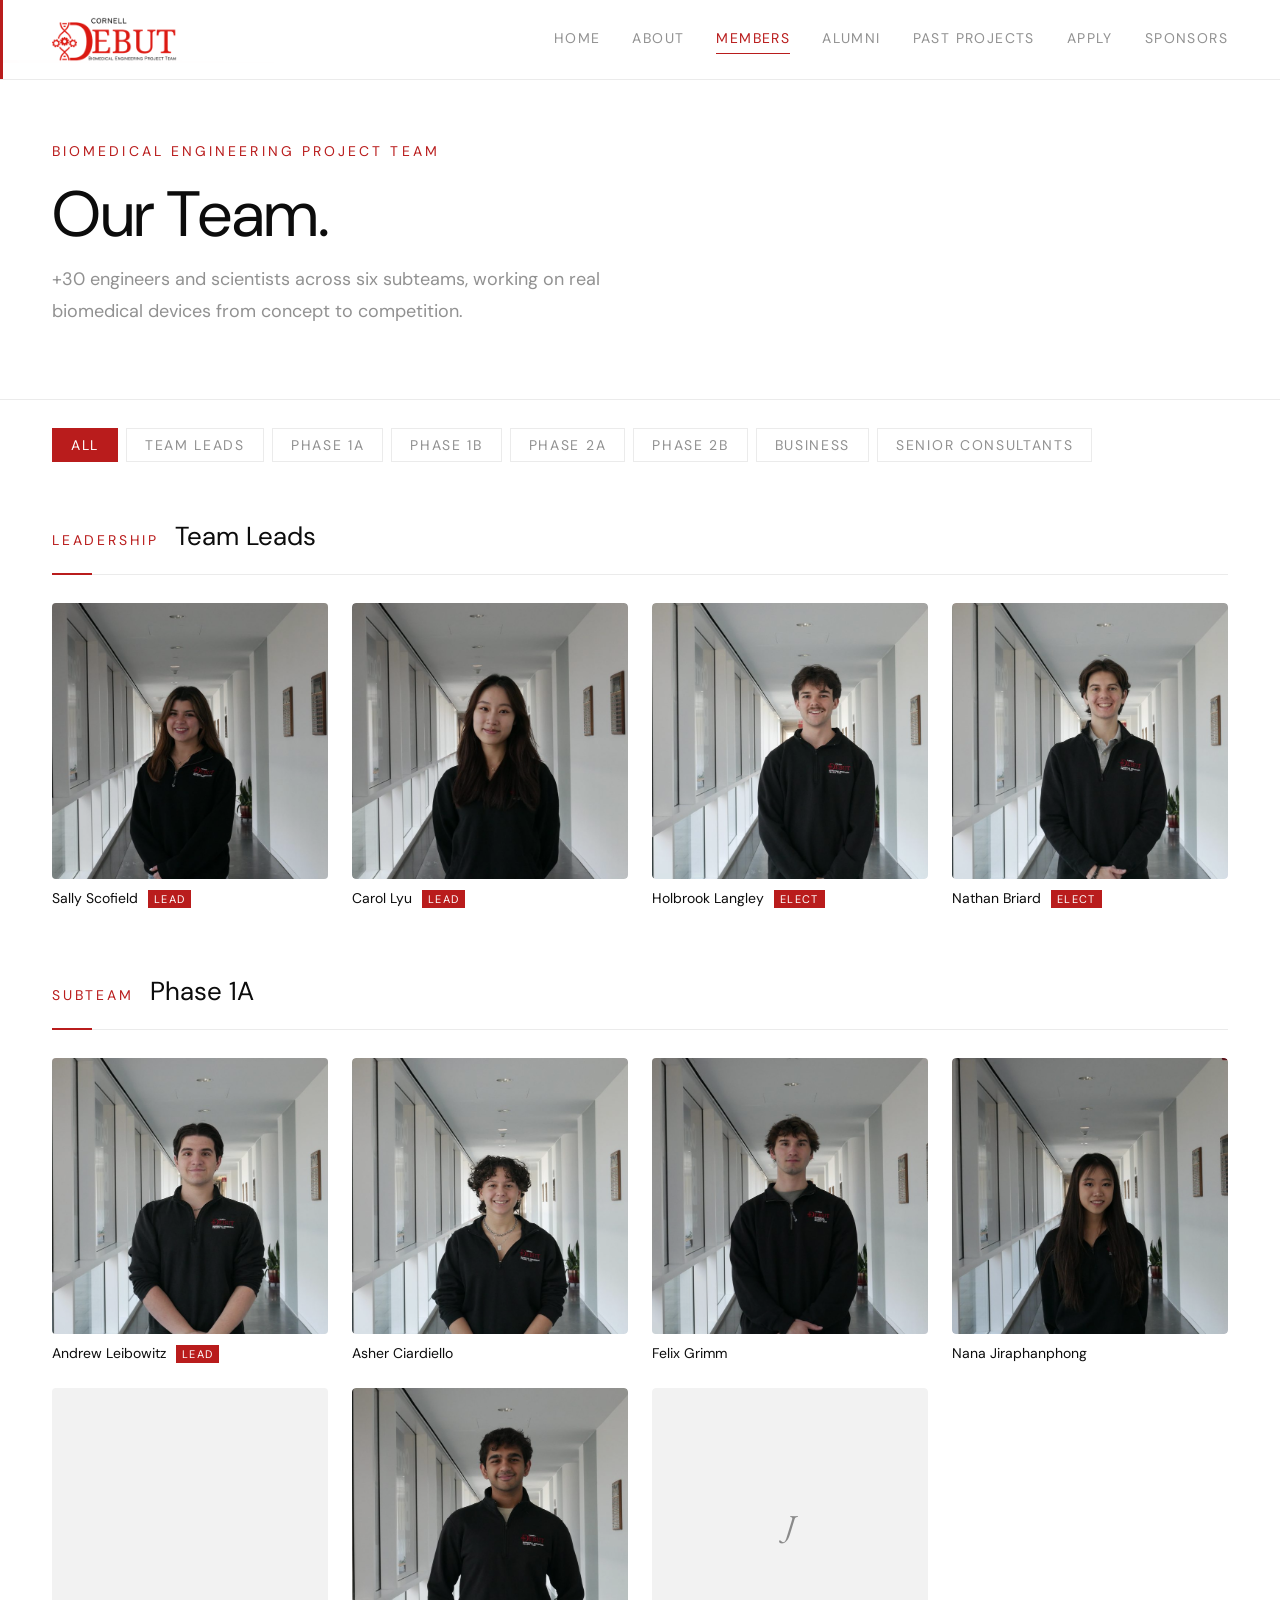
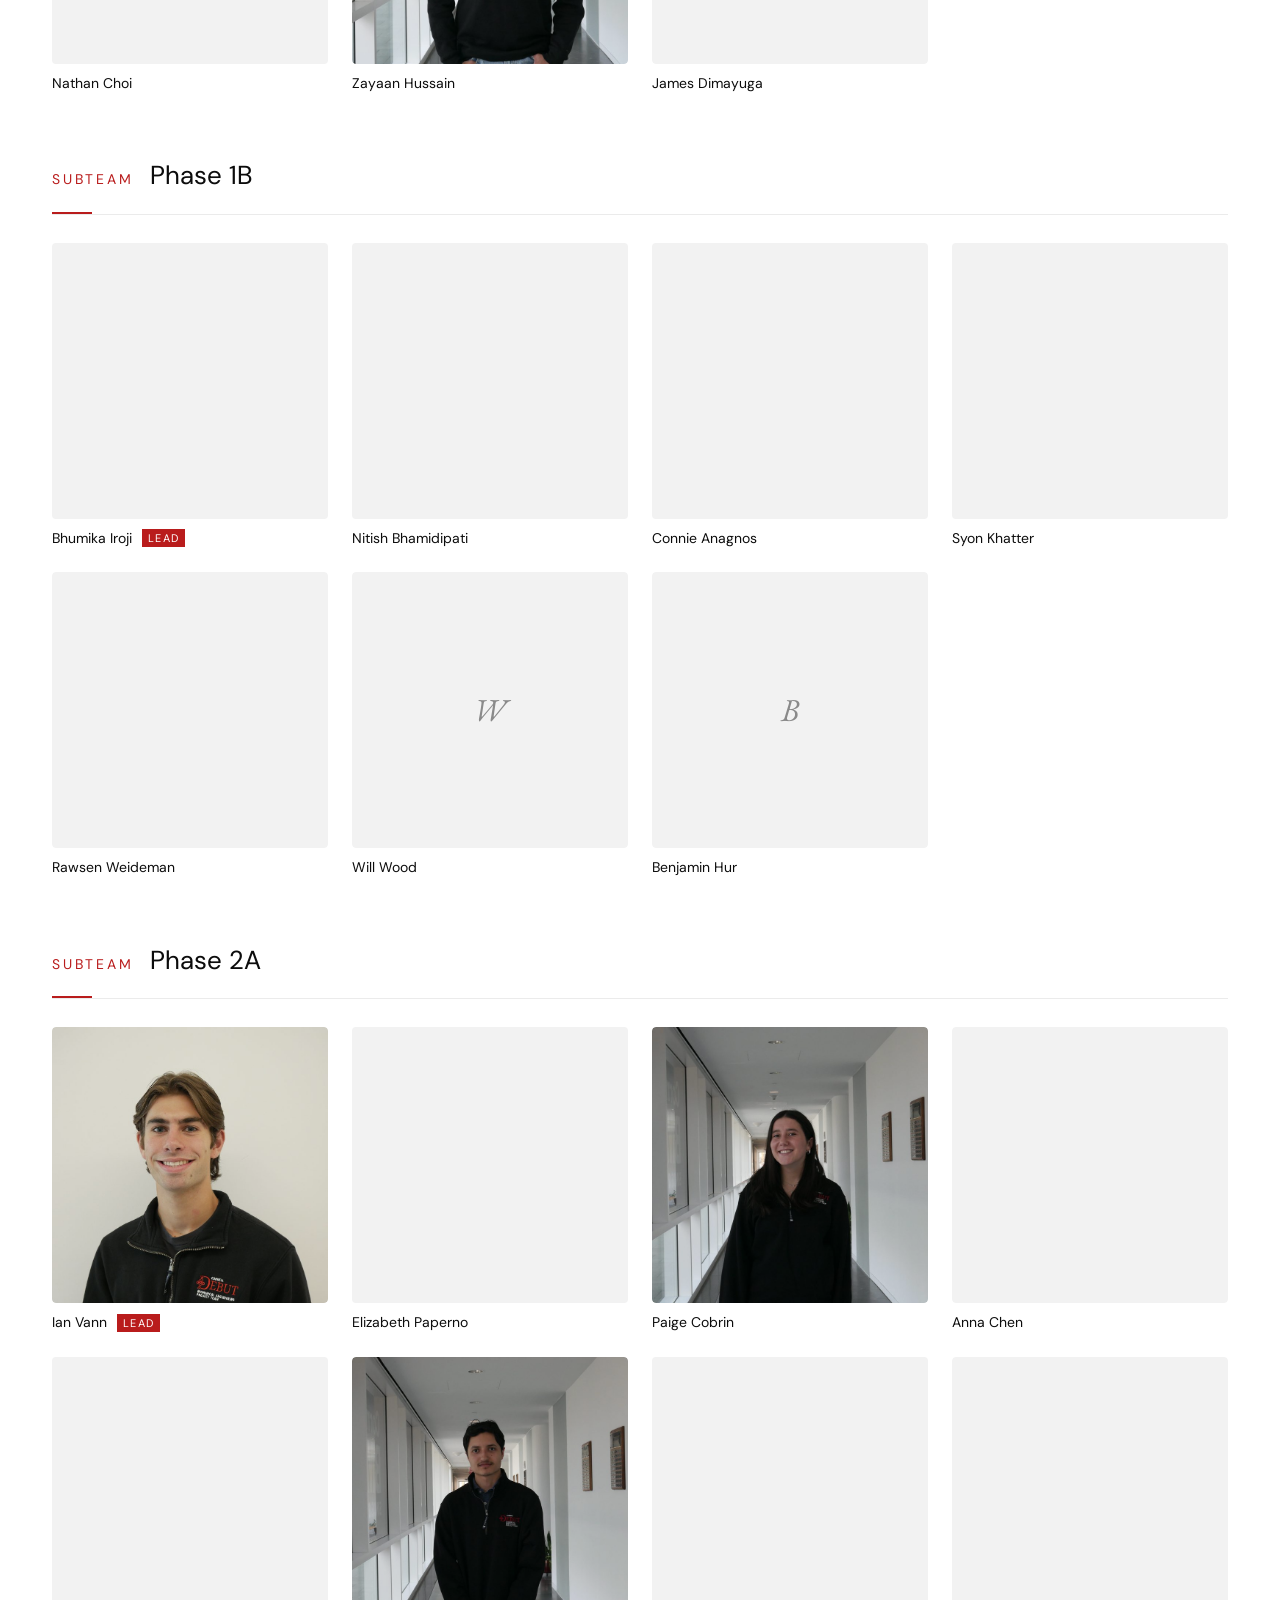
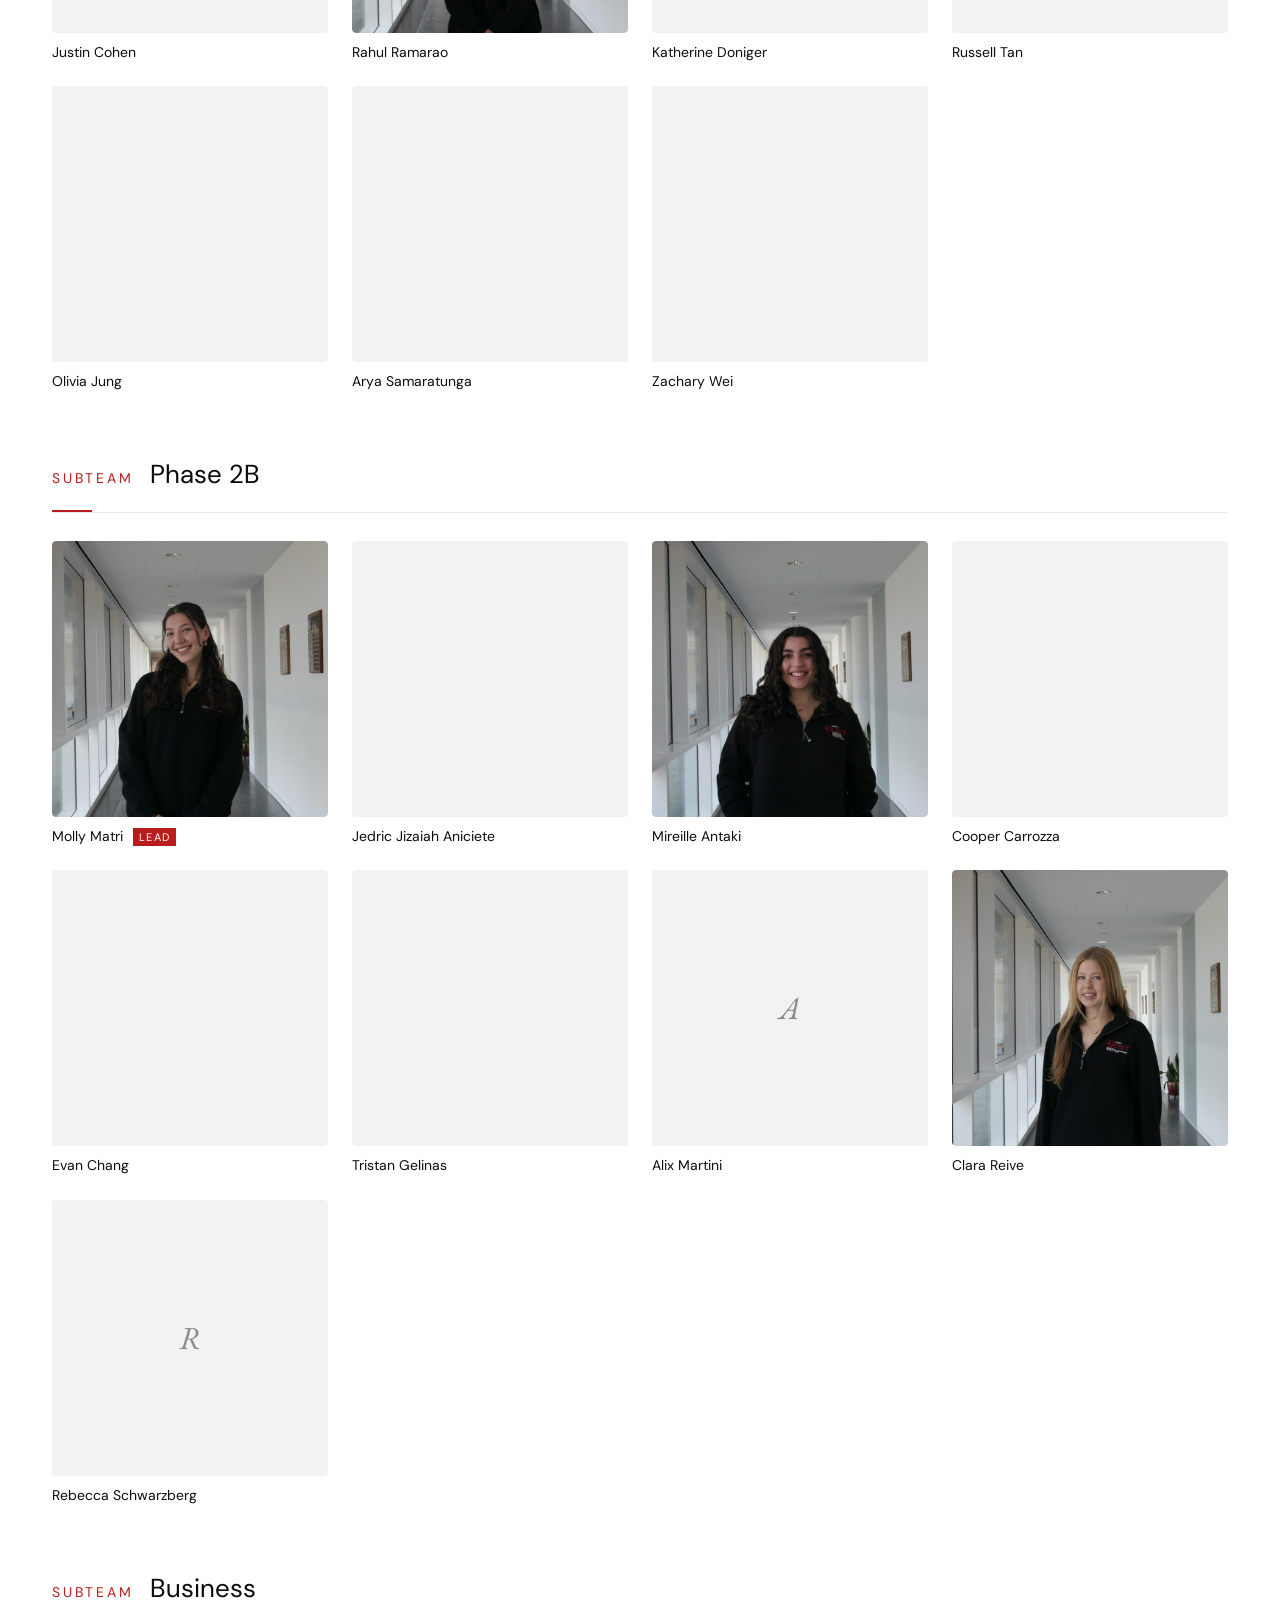
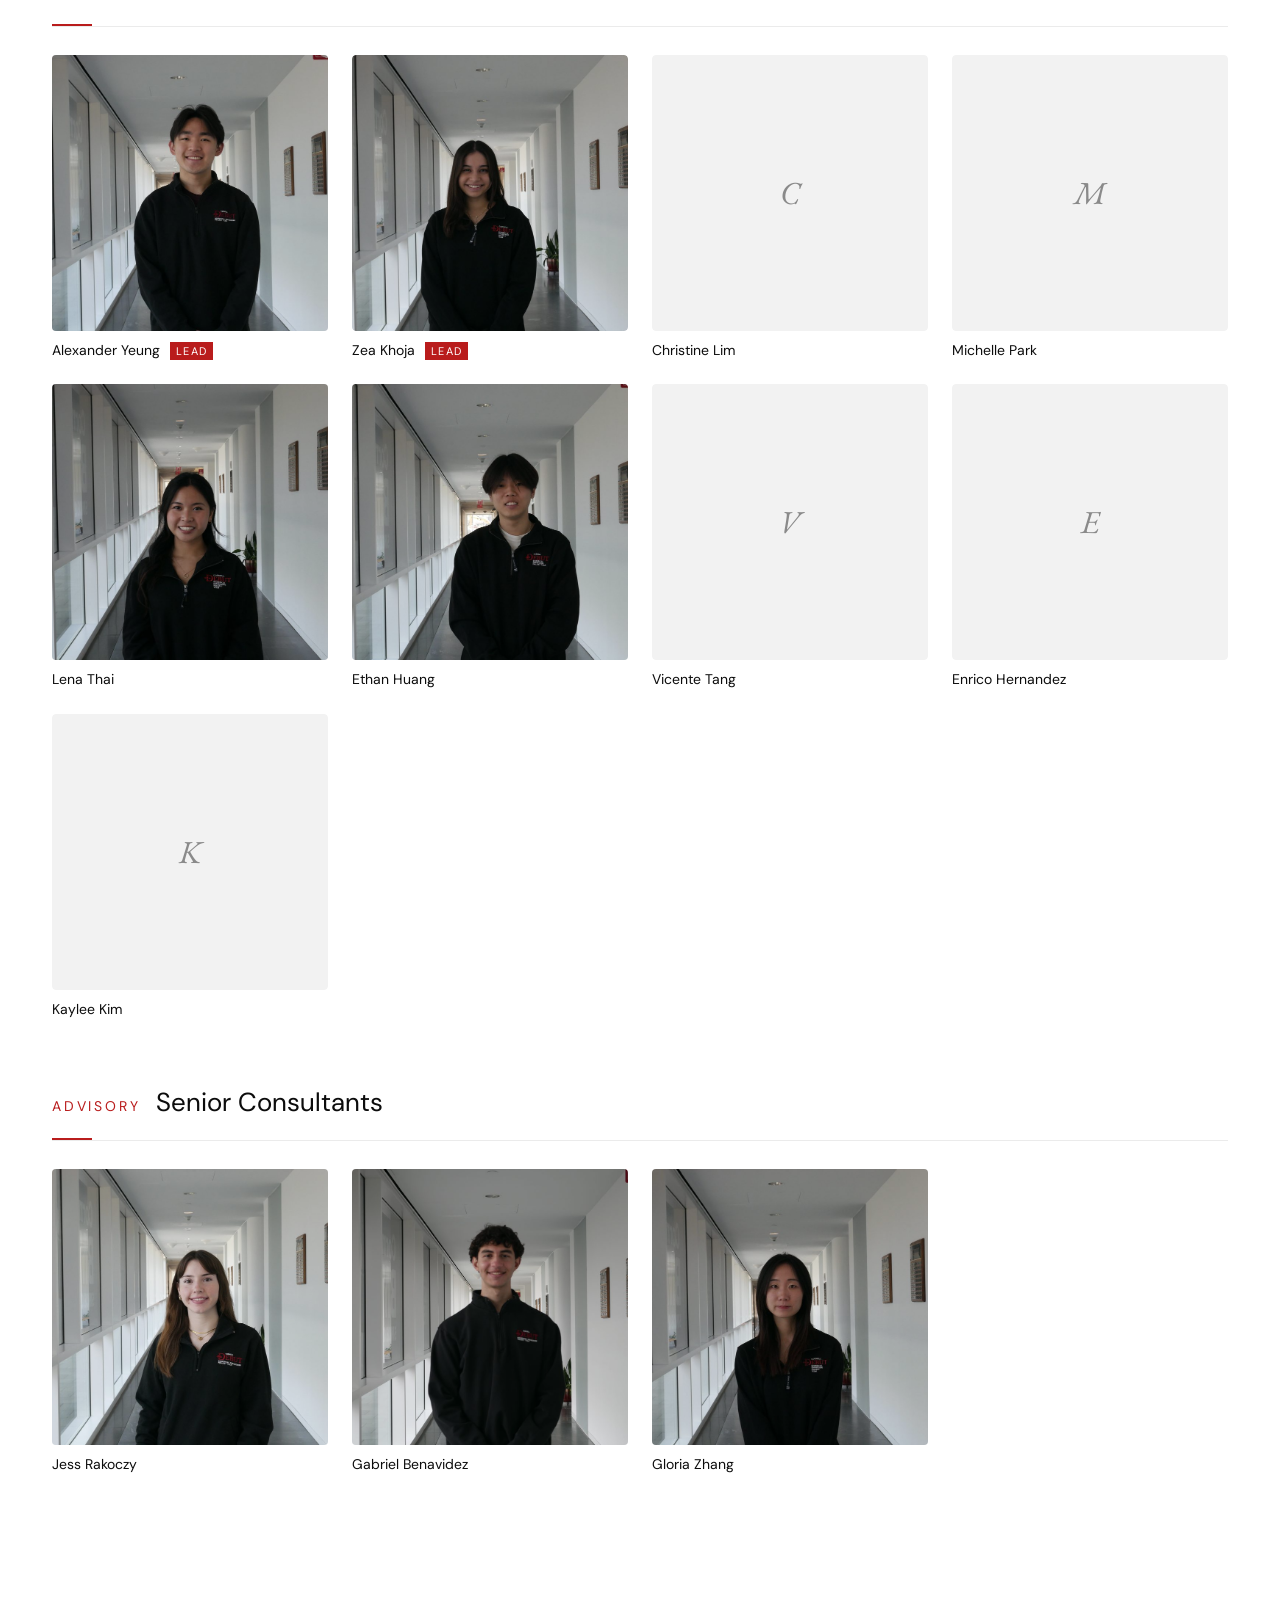
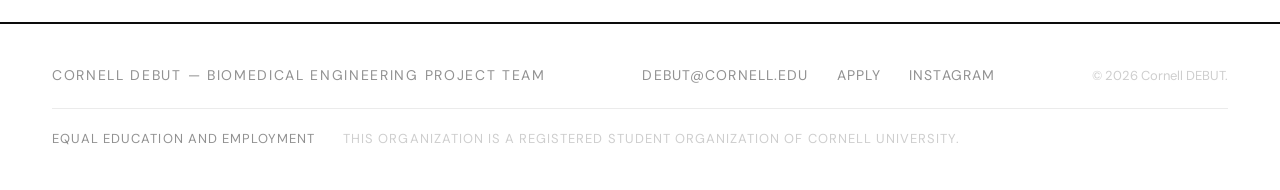
<file: members/index.html>
<!DOCTYPE html>
<html lang="en">
<head>
  <meta charset="UTF-8">
  <meta name="viewport" content="width=device-width, initial-scale=1.0">
  <title>Members — Cornell DEBUT</title>
  <meta name="description" content="Meet the Cornell DEBUT team — 30+ engineers and scientists across six subteams, from Phase 1A through Business.">
  <link rel="canonical" href="https://cornelldebut.org/members/">

  <!-- Google Fonts -->
  <link rel="preconnect" href="https://fonts.googleapis.com">
  <link rel="preconnect" href="https://fonts.gstatic.com" crossorigin>
  <link href="https://fonts.googleapis.com/css2?family=EB+Garamond:ital,wght@0,400;0,500;1,400&family=DM+Sans:wght@300;400;500&display=swap" rel="stylesheet">

  <!-- Stylesheet -->
  <link rel="stylesheet" href="/styles.css">
</head>
<body data-page="members">

<!-- ══════════════════════════════════════════════════════════════════════
     NAVIGATION — identical on all 7 pages.
     If you change it, copy this whole block into every page file.
     The current tab highlights itself from <body data-page="..."> — no JS.
     ══════════════════════════════════════════════════════════════════════ -->
<nav>
  <a href="/" class="nav-brand">
    <img src="/static/DEBUT_LOGOS/DEBUT_MAIN_LOGO.png" alt="DEBUT Logo" class="nav-logo" width="300" height="300">
  </a>
  <div class="nav-links">
    <a class="nav-link" data-nav="home"          href="/">Home</a>
    <a class="nav-link" data-nav="about"         href="/about/">About</a>
    <a class="nav-link" data-nav="members"       href="/members/">Members</a>
    <a class="nav-link" data-nav="alumni"        href="/alumni/">Alumni</a>
    <a class="nav-link" data-nav="past-projects" href="/past-projects/">Past Projects</a>
    <a class="nav-link" data-nav="apply"         href="/apply/">Apply</a>
    <a class="nav-link" data-nav="sponsors"      href="/sponsors/">Sponsors</a>
  </div>
</nav>

<div class="page">
  <div class="members-hero">
    <div class="page-eyebrow">Biomedical Engineering Project Team</div>
    <h1 class="page-title">Our Team.</h1>
    <p class="page-subtitle">+30 engineers and scientists across six subteams, working on real biomedical devices from concept to competition.</p>
  </div>

  <!-- Subteam filter buttons — data-team must match the data-team on each .subteam-section -->
  <div class="filter-row">
    <button class="filter-btn active" onclick="filterTeam('all', this)">All</button>
    <button class="filter-btn" onclick="filterTeam('leads', this)">Team Leads</button>
    <button class="filter-btn" onclick="filterTeam('1a', this)">Phase 1A</button>
    <button class="filter-btn" onclick="filterTeam('1b', this)">Phase 1B</button>
    <button class="filter-btn" onclick="filterTeam('2a', this)">Phase 2A</button>
    <button class="filter-btn" onclick="filterTeam('2b', this)">Phase 2B</button>
    <button class="filter-btn" onclick="filterTeam('business', this)">Business</button>
    <button class="filter-btn" onclick="filterTeam('consultants', this)">Senior Consultants</button>
  </div>

  <!-- ─────────────────────────────────────────────
     TEAM ROSTER (DATA + RENDER SCRIPT)
───────────────────────────────────────────── -->

<div id="team-container"></div>

<script>
/* ────────────────────────────────────────────────────────────────────────
   ROSTER DATA

   Per member:
     name  — required
     img   — optional; without it the card shows a lettered placeholder
     lead  — optional; adds the red "LEAD" badge
     tag   — optional; custom badge text in place of "LEAD" (e.g. "Elect")
     bio   — optional; a brief bio. Adding one makes the card FLIP when
             clicked, showing the bio on the back. Members without a bio
             keep a plain, non-clickable photo, so you can add them one at
             a time. Keep it to a couple of sentences — roughly 220
             characters fits without the back needing to scroll. Example:

               { name: "Jane Doe",
                 img:  "/static/DEBUT_HEADSHOTS/Jane_Doe.JPG",
                 bio:  "Junior in BME. Works on the microfluidics rig and
                        ran last year's user-testing sessions." }
   ──────────────────────────────────────────────────────────────────────── */
const teams = [
  {
    id: "leads",
    label: "Leadership",
    title: "Team Leads",
    members: [
      { name: "Sally Scofield", img: "/static/DEBUT_HEADSHOTS/Sally_Scofield.JPG", lead: true },
      { name: "Carol Lyu", img: "/static/DEBUT_HEADSHOTS/Carol_Lyu.JPG", lead: true,
        bio: "Hi! My name is Carol and I am from Toronto, Canada. DEBUT feels like a big family to me and I have met so many passionate people on the team which I still maintain contact with even after some have graduated. It's also a place where I can use the skills I learned in BME to work on translational and collaborative projects. In my free time, I love skiing, playing sports, spending time with friends, and watching movies. Fun Fact: I have a pet dwarf bunny at home. Reach me at kl822@cornell.edu" },
      { name: "Holbrook Langley", img: "/static/DEBUT_HEADSHOTS/Holbrook_Langley.JPG", tag: "Elect",
        bio: "Hi my name is Holbrook and I’m from Westchester NY. I’m studying biological engineering. Being on DEBUT has given me so many opportunities to learn and grow with some of the best people I’ve met at Cornell. Outside of the team, I love to run, get outside, and hike! Reach me at hdl46@cornell.edu" },
      { name: "Nathan Briard", img: "/static/DEBUT_HEADSHOTS/Nathan_Briard.JPG", tag: "Elect",
        bio: "Hello, Nathan's the name; Biomedical Engineering is the game. I'm a dual citizen having lived in Paris, FR, and Dallas, TX. Now in Ithaca, DEBUT has been a special community that has allowed me to grow professionally along with passionate and dedicated friends. In my free time you will find me serving aces on the tennis court. Reach me at nb659@cornell.edu" }
    ]
  },
  {
    id: "1a",
    label: "Subteam",
    title: "Phase 1A",
    members: [
      { name: "Andrew Leibowitz", img: "/static/DEBUT_HEADSHOTS/Andrew_Liebowitz.JPG", lead: true },
      { name: "Asher Ciardiello", img: "/static/DEBUT_HEADSHOTS/Asher_Ciardiello.JPG",
        bio: "I’m from Connecticut and am currently studying Mechanical Engineering at Cornell. Being a part of DEBUT has given me the opportunity to explore my interest in the medical device field and gain hands-on experience developing solutions that can improve people’s lives. Outside of engineering, I enjoy playing rugby, cooking, drawing, and traveling. Reach me at agc97@cornell.edu" },
      { name: "Felix Grimm", img: "/static/DEBUT_HEADSHOTS/Felix_Grimm.JPG" },
      { name: "Nana Jiraphanphong", img: "/static/DEBUT_HEADSHOTS/Nana_Jiraphanphong .JPG",
        bio: "I’m from Thailand and am studying Biomedical Engineering at Cornell. Joining DEBUT since my freshman year has helped me grow as both a team player and a bio-innovator while working alongside peers who share my passion for BME. Outside of academics, I enjoy playing racket sports, cooking, and spending time with friends. A fun fact about me is that I have four dogs back home in Thailand! Reach me at pj285@cornell.edu" },
      { name: "Nathan Choi", img: "/static/DEBUT_HEADSHOTS/NATHAN_CHOI.jpg" },
      { name: "Zayaan Hussain", img: "/static/DEBUT_HEADSHOTS/Zayaan_Hussain.JPG",
        bio: "Zayaan is a junior from Westchester, NY, majoring in biomedical engineering. In addition to Cornell DEBUT, he is involved with the Cornell Financial Analysts and is an engineering ambassador. This past summer, Zayaan interned at a special situations investment fund. Zayaan is passionate about biomechanics and enjoys watching college sports, trying new restaurants, and listening to music. Reach me at zsh7@cornell.edu" },
      { name: "James Dimayuga",
        bio: "I'm a sophomore studying mechanical engineering from San Francisco. I'm especially interested in using engineering to develop medical and assistive technologies that improve people's lives. Outside of school, I love playing basketball, biking, thrifting, and exploring cities! DEBUT is this awesome community of engineers across disciplines with whom I can brainstorm and design solutions to pressing biomedical issues. Reach me at jfd242@cornell.edu"}
    ]
  },
  {
    id: "1b",
    label: "Subteam",
    title: "Phase 1B",
    members: [
      { name: "Bhumika Iroji", img: "/static/DEBUT_HEADSHOTS/Bhumika_Iroji.JPG", lead: true },
      { name: "Nitish Bhamidipati", img: "/static/DEBUT_HEADSHOTS/Nitish_Bhamidipati.JPG" },
      { name: "Connie Anagnos", img: "/static/DEBUT_HEADSHOTS/Connie_Anagnos.JPG" },
      { name: "Syon Khatter", img: "/static/DEBUT_HEADSHOTS/Syon_Khatter.JPG" },
      { name: "Rawsen Weideman", img: "/static/DEBUT_HEADSHOTS/Rawsen_Weideman.JPG",
        bio: "From: Denver, CO. DEBUT: Being on DEBUT has been a great engineering experience, allowing me to form valuable connections that will last a lifetime and develop R&D skills fundamental to my continued interest in the intersection of biomedical hardware with my ECE major. Hobbies: Soccer, skiing, basketball. Fun Fact: I’ve skied down Libe Slope. Reach me at rlw332@cornell.edu" },
      { name: "Will Wood",
        bio: "Hi! I’m a Junior mechanical engineer minoring in materials science. I’m from Boston and have a huge interest in 3D printed prosthetics. Also I’m a black belt in karate! Reach me at wjw96@cornell.edu" },
      { name: "Benjamin Hur",
        bio: "I'm a junior mechanical engineer from Queens, NYC. I'm excited to work with people from different majors on engineering problems that won't look like any I've done before. I love cooking and playing the piano. Reach me at hh785@cornell.edu" }
    ]
  },
  {
    id: "2a",
    label: "Subteam",
    title: "Phase 2A",
    members: [
      { name: "Ian Vann", img: "/static/DEBUT_HEADSHOTS/Ian_Vann.JPG", lead: true,
        bio: "I am a senior Chemical Engineer and am from Bergen County, NJ. I have been on DEBUT for four years, and it has truly changed the way I think about engineering and my career. DEBUT is an awesome team that I am unbelievably grateful to be a part of. My fun fact is that I am an ultra-runner! Reach me at icv3@cornell.edu" },
      { name: "Elizabeth Paperno", img: "/static/DEBUT_HEADSHOTS/Elizabeth_Paperno.JPG" },
      { name: "Paige Cobrin", img: "/static/DEBUT_HEADSHOTS/Paige_Cobrin.JPG",
        bio: "Paige is a senior from Weston, CT studying Mechanical Engineering and minoring in Business. DEBUT has been an incredible opportunity for her to develop her design and building skills. Synthesizing biomedical initiatives with building devices has been an impactful part of her Cornell experience. In her free time, Paige enjoys going for walks outside with friends, and playing board games. Reach me at pac252@cornell.edu" },
      { name: "Anna Chen", img: "/static/DEBUT_HEADSHOTS/ANNA_CHEN.JPG",
        bio: "Hi! I'm Anna, a sophomore from Chattanooga, Tennessee studying Operations Research and Information Engineering with a minor in Biomedical Engineering. Being on DEBUT has allowed me to combine my interests in healthcare and engineering while collaborating with a dedicated team to develop a device that addresses a real clinical need. Outside of DEBUT, I enjoy playing soccer and running. Reach me at awc87@cornell.edu" },
      { name: "Justin Cohen", img: "/static/DEBUT_HEADSHOTS/JUSTIN_COHEN.JPG" },
      { name: "Rahul Ramarao", img: "/static/DEBUT_HEADSHOTS/Rahul_Ramarao.JPG",
        bio: "I am a computer science major from San Jose, California. I enjoy traveling playing board games and hiking. Fun fact: I've been to 30+ countries. Reach me at rmr287@cornell.edu" },
      { name: "Katherine Doniger", img: "/static/DEBUT_HEADSHOTS/KATHERINE_DONIGER.JPG" },
      { name: "Russell Tan", img: "/static/DEBUT_HEADSHOTS/Russell_Tan.JPG",
        bio: "Hi! My name is Russell and I’m an engineering student. DEBUT has been a great opportunity for me to collaborate with others in a professional engineering environment. One fun fact about myself is that I played soccer in Europe for 3 years prior to Cornell! Reach me at rt528@cornell.edu" },
      { name: "Olivia Jung", img: "/static/DEBUT_HEADSHOTS/Olivia_Jung.JPG",
        bio: "Hey! I'm originally from Seoul, South Korea, but I moved to Austin, Texas in highschool. Being part of DEBUT has honestly given me some of my closest friends in engineering. I'm studying ORIE & Business, and outside of class you'll usually find me trying out new food spots. Reach me at dj432@cornell.edu" },
      { name: "Arya Samaratunga", img: "/static/DEBUT_HEADSHOTS/Arya_Samaratunga.JPG",
        bio: "Hi! I’m Arya from Boston, MA studying biomedical engineering on the premed track. DEBUT has been such a great opportunity for me to meet a group of people who are just as passionate about advancing accessible healthcare technology as I am, and I've made some really great friends along the way. I'm interested in orthopedics and healthcare in extreme environments like aerospace medicine. Outside of DEBUT, I sing in an a cappella group on campus, I like playing tennis, running, and hanging out with friends. Reach me at ads337@cornell.edu" },
      { name: "Zachary Wei", img: "/static/DEBUT_HEADSHOTS/Zachary_Wei.JPG" }
    ]
  },
  {
    id: "2b",
    label: "Subteam",
    title: "Phase 2B",
    members: [
      { name: "Molly Matri", img: "/static/DEBUT_HEADSHOTS/Molly_Matri.JPG", lead: true,
        bio:"Hey, I'm Molly, a senior studying Biomedical Engineering. I'm from New Jersey and have been on DEBUT for all four of my years at Cornell! DEBUT has taught me technical and soft skills and given me so many lasting memories. Through DEBUT, I have realized my goal to work in the medical device design space. Besides the team, I love to spend time outside, and I am stand up paddle board instructor! Reach me at mjm753@cornell.edu" },
      { name: "Jedric Jizaiah Aniciete", img: "/static/DEBUT_HEADSHOTS/Jedric_Jizaiah_Aniciete.JPG",
        bio: "Howdy, my name is Jedric and I grew up in the island of Saipan in the Northern Mariana Islands. I am studying Electrical & Computer Engineering and minoring in Biomedical Engineering. DEBUT allowed me to use my technical interest and skills to build devices that I can envision helping communities in the healthcare space. I also love traveling, coastal hiking, hoping cafes, and explaining why Dylan Harper is my goat. Reach me at jja87@cornell.edu" },
      { name: "Mireille Antaki", img: "/static/DEBUT_HEADSHOTS/MireilleAntaki.JPG",
        bio: "Hey, my name is Mireille and I'm a biological engineering student at CALS on the pre-med track! I love how the Debut community encourages creativity, collaboration, and exploring new ideas through our hands-on design projects. Working with teammates to solve real world problems has been such a valuable experience and has strengthened my interest in the intersection of medicine and engineering. Fun fact: I’m from Ithaca, so I know all the best waterfalls and cute spots around town! Reach me at mpa52@cornell.edu" },
      { name: "Cooper Carrozza", img: "/static/DEBUT_HEADSHOTS/Cooper_Carrozza.JPG",
        bio: "Hey, my name is Cooper and I am from Raleigh, North Carolina and I am studying Biomedical Engineering. Being on DEBUT has allowed me to surround myself with people that are also interested in medical devices with a variety of different viewpoints, career goals, and majors. A fun fact about me is that I am graduating in 3 years! Reach me at cjc428@cornell.edu" },
      { name: "Evan Chang", img: "/static/DEBUT_HEADSHOTS/EVAN_CHANG.JPG",
        bio: "Wassap! My name is Evan, and I am from Chino Hills, CA (Ball brothers anyone?)! Being on DEBUT has not only given me the space to channel my interest into engineering, but also has given me the opportunity to meet some of the most driven and hilarious people I know at Cornell. I am studying biomedical engineering while also being premed, and hope to someday work in orthopedics helping professional baseball players and other athletes recover from sports injuries. In my free time (not much nowadays), I love to play taiko (Japanese drums), go scuba diving, play the electric guitar, watch baseball (go Dodgers!), and Brawl Stars-ing. Fun fact: I am red-green colorblind!! Reach me at elc242@cornell.edu" },
      { name: "Tristan Gelinas", img: "/static/DEBUT_HEADSHOTS/Tristan_bfsd.JPG",
      bio: "¡Hola! Me llamo Tristan, no lo gastes demasiado."},
      { name: "Alix Martini" },
      { name: "Clara Reive", img: "/static/DEBUT_HEADSHOTS/Clara.Reive.JPG",
        bio: "Hi! I'm a sophomore studying ECE with a strong interest in biomedical devices, and I'm from Boston, MA. I love being on DEBUT because we get to engineer technologies that improve healthcare and accessibility, while working as a team to build and present our device at competitions. Outside of classes and DEBUT, I also work on CerviCheck, a startup in the Butcher lab, am on the club volleyball team, and am a member of Pi Beta Phi! Reach me at cgr49@cornell.edu" },
      { name: "Rebecca Schwarzberg" }
    ]
  },
  {
    id: "business",
    label: "Subteam",
    title: "Business",
    members: [
      { name: "Alexander Yeung", img: "/static/DEBUT_HEADSHOTS/Alexander_Yeung.JPG", lead: true },
      { name: "Zea Khoja", img: "/static/DEBUT_HEADSHOTS/ZEA_KHOJA.JPG", lead: true,
        bio: "Hi! My name is Zea, and I’m from Sugar Land, Texas. I’m a junior studying Applied Economics and Management with an intended minor in Policy Analysis and Management. DEBUT is one of my favorite communities on campus because of how passionate and hardworking everyone is! Working alongside the rest of the Business subteam has deepened my interest in healthcare while also helping me develop so many new skills. Outside of DEBUT, I love playing pickleball and poker! Reach me at zak32@cornell.edu" },
      { name: "Christine Lim",
        bio: "My name is Christine Lim and I am a junior from Honolulu, Hawaii studying Sociology with minors in Law and Society, Inequality Studies (Health Equity Track), and Health Care Policy. Being part of DEBUT has given me the opportunity to gain firsthand experience exploring my interests in business and healthcare, while meaningfully contributing to the biomedical device industry. Outside of DEBUT, I enjoy traveling to new places and watching soccer games. Reach me at chl77@cornell.edu" },
      { name: "Michelle Park",
        bio: "Michelle is a junior studying Operations Research and Engineering at Cornell and is originally from the Philippines. Being part of DEBUT has given her the opportunity to learn more about the biotechnology and healthcare space while working alongside peers with similar interests. Outside of DEBUT, Michelle is a member of BreakFree and LOKO, two dance teams on campus. In her free time, she enjoys traveling, trying new restaurants, and spending time with friends and family. Reach me at msp265@cornell.edu" },
      { name: "Lena Thai", img: "/static/DEBUT_HEADSHOTS/Lena_Thai.JPG" },
      { name: "Ethan Huang", img: "/static/DEBUT_HEADSHOTS/Ethan_Huang.JPG" },
      { name: "Vicente Tang",
        bio: "I was born in Venezuela but grew up in Brooklyn, New York. Being on DEBUT has allowed me to get a deeper insight into how teams of talented individuals work together to win competitions every year. I am currently studying Biomedical Engineering. Outside of school and work, I love playing basketball and eating food. Fun fact, all of my fingers and toes are double jointed. Reach me at vx27@cornell.edu" },
      { name: "Enrico Hernandez",
        bio: "Hi! I am Enrico Hernandez, a junior majoring in Global and Public Health Sciences, and I am from Chino, California. Being on DEBUT to me means supporting the development of innovative biomedical devices to improve quality of life and health outcomes. In my free time, I enjoy reading, sleeping, watching TV Shows (Hacks, VEEP, and Adults are my current favorites), and dilly dallying with my friends. A fun fact about me is that I painted myself green three times (I was shrek 2x and the baby zombie from minecraft). Reach me at ebh93@cornell.edu" },
      { name: "Kaylee Kim",
        bio: "Hi, I'm a junior studying hotel administration. I'm from Utah, and I like to golf! Reach me at kyk33@cornell.edu" }
    ]
  },
  {
    id: "consultants",
    label: "Advisory",
    title: "Senior Consultants",
    members: [
      { name: "Jess Rakoczy", img: "/static/DEBUT_HEADSHOTS/Jess_Rakoczy.JPG" },
      { name: "Gabriel Benavidez", img: "/static/DEBUT_HEADSHOTS/Gabriel_Benavidez.JPG" },
      { name: "Gloria Zhang", img: "/static/DEBUT_HEADSHOTS/Gloria_Zhang.JPG" }
    ]
  }
];

// ─────────────────────────────
// RENDER FUNCTION
// ─────────────────────────────
const container = document.getElementById("team-container");

teams.forEach(team => {
  const section = document.createElement("div");
  section.className = "subteam-section";
  section.dataset.team = team.id;

  section.innerHTML = `
    <div class="subteam-header">
      <span class="subteam-section-label">${team.label}</span>
      <span class="subteam-section-title">${team.title}</span>
    </div>
    <div class="members-grid">
      ${team.members.map(m => {
        const photo = m.img
          ? `<img loading="lazy" decoding="async" src="${m.img}" alt="${m.name}">`
          : `<div class="member-no-photo">${m.name.charAt(0)}</div>`;

        const tag = m.tag  ? ` <span class="member-lead-tag">${m.tag}</span>`
                  : m.lead ? ` <span class="member-lead-tag">Lead</span>`
                  : "";

        // Members with a `bio` get a card that flips on click to show it.
        // Members without one render exactly as before — a plain photo.
        const face = m.bio
          ? `<div class="member-flip" role="button" tabindex="0" aria-pressed="false"
                  aria-label="Show bio for ${m.name}"
                  onclick="flipCard(this)" onkeydown="flipCardKey(event, this)">
               <div class="member-flip-inner">
                 <div class="member-face member-face-front">
                   ${photo}
                   <span class="member-flip-hint">Bio</span>
                 </div>
                 <div class="member-face member-face-back">
                   <p>${m.bio}</p>
                 </div>
               </div>
             </div>`
          : photo;

        return `
        <div class="member-card">
          ${face}
          <div class="member-name">${m.name}${tag}</div>
        </div>`;
      }).join("")}
    </div>
  `;

  container.appendChild(section);
});
</script>
</div>

<!-- ══════════════════════════════════════════════════════════════════════
     FOOTER — identical on all 7 pages. Copy to every file if changed.
     ══════════════════════════════════════════════════════════════════════ -->
<footer>
  <div class="footer-brand">Cornell DEBUT — Biomedical Engineering Project Team</div>
  <div class="footer-links">
    <a href="mailto:debut@cornell.edu" class="footer-link">debut@cornell.edu</a>
    <a href="/apply/" class="footer-link">Apply</a>
    <a href="https://instagram.com/cornelldebut" target="_blank" rel="noopener" class="footer-link">Instagram</a>
  </div>
  <div class="footer-copy">© 2026 Cornell DEBUT.</div>
  <div class="footer-statements">
    <a href="https://www.hr.cornell.edu/about/workplace-rights/equal-education-and-employment" target="_blank" rel="noopener" class="footer-statement-link">Equal Education and Employment</a>
    <span class="footer-statement">This organization is a registered student organization of Cornell University.</span>
  </div>
</footer>

<script src="/main.js"></script>

</body>
</html>
</file>
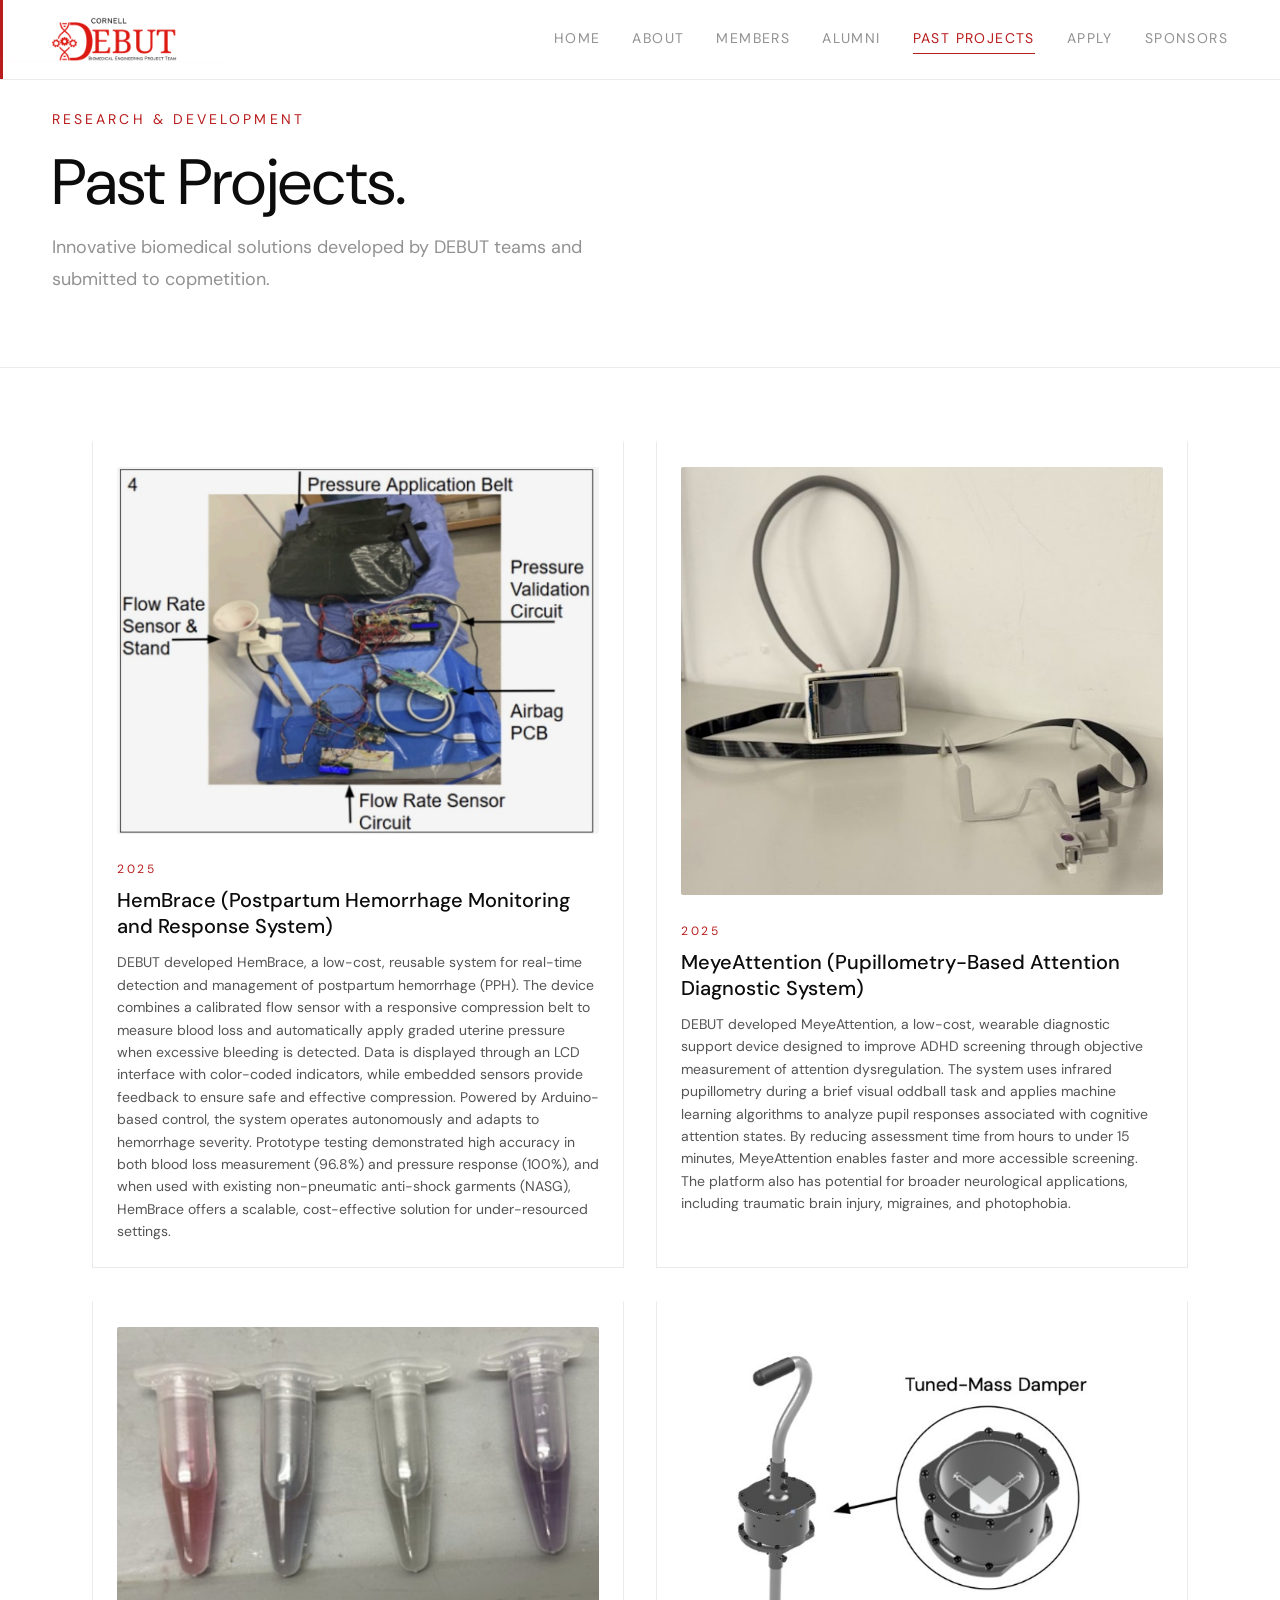
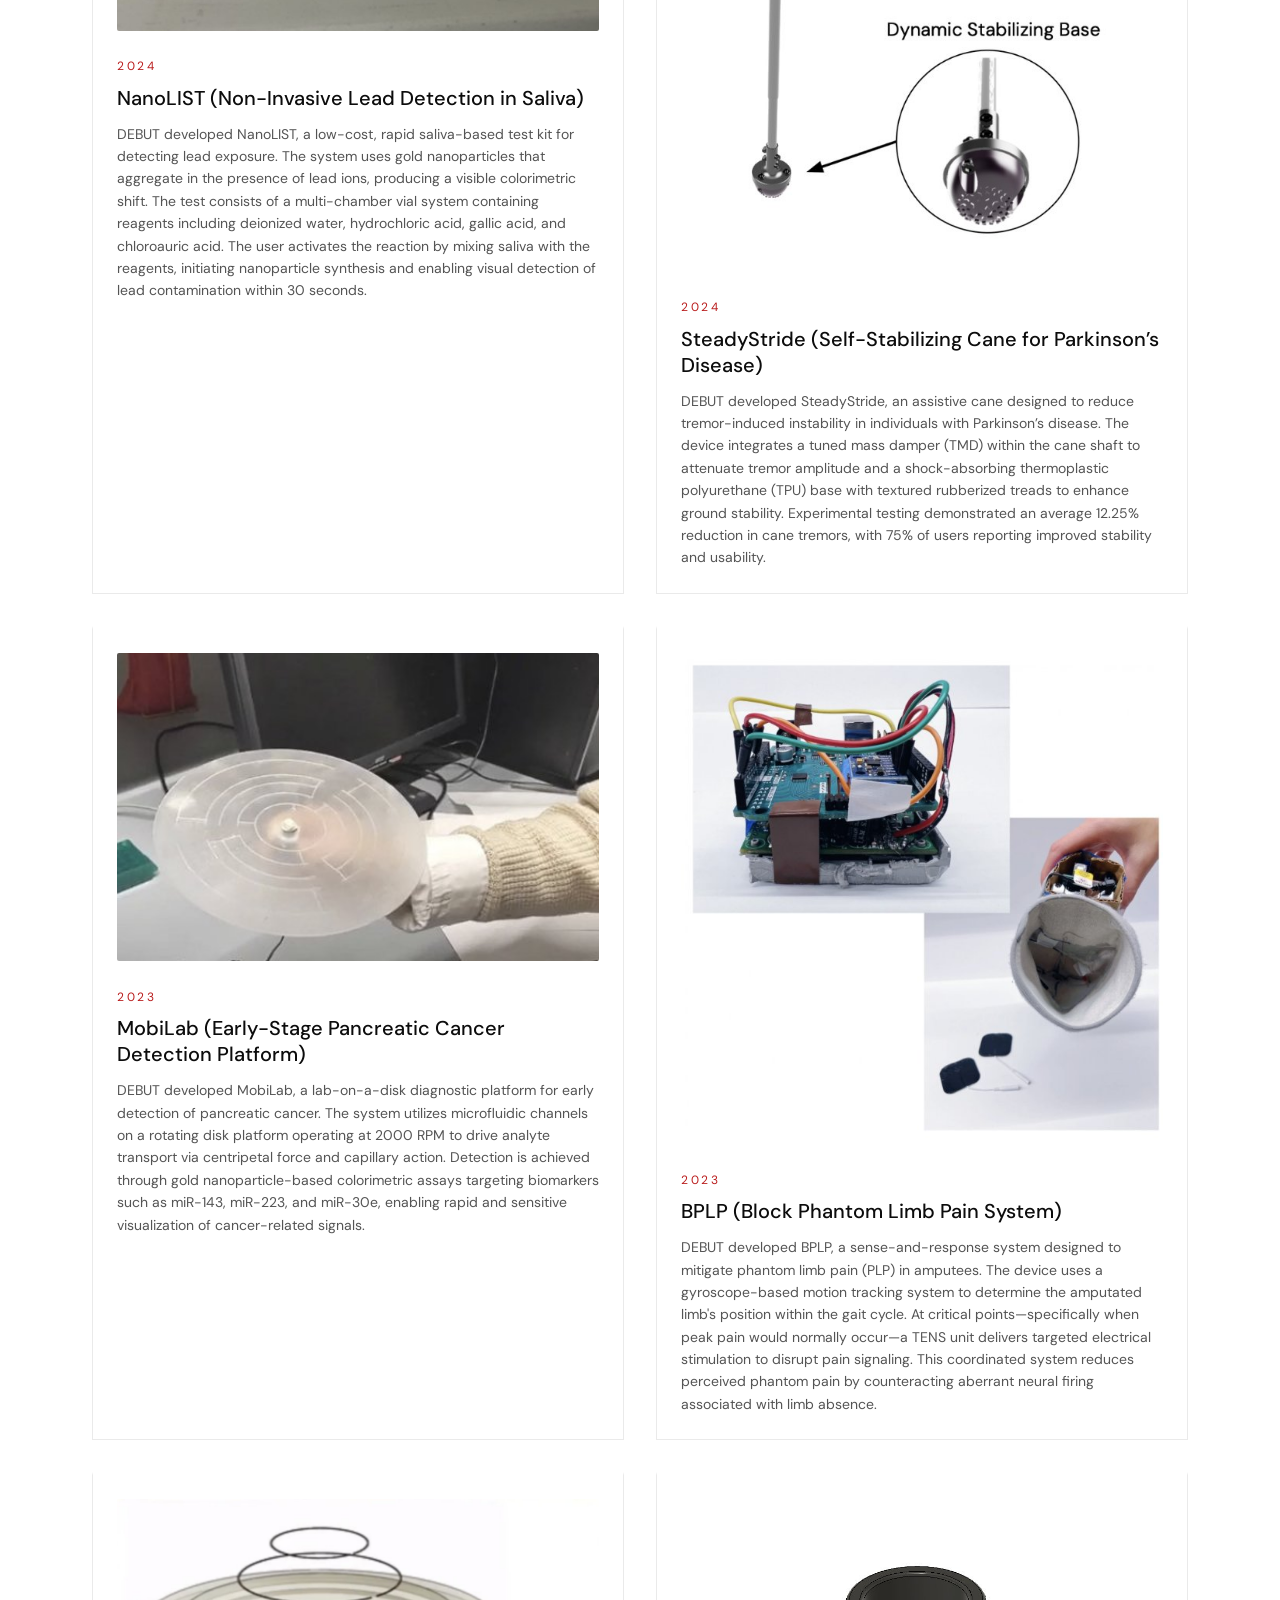
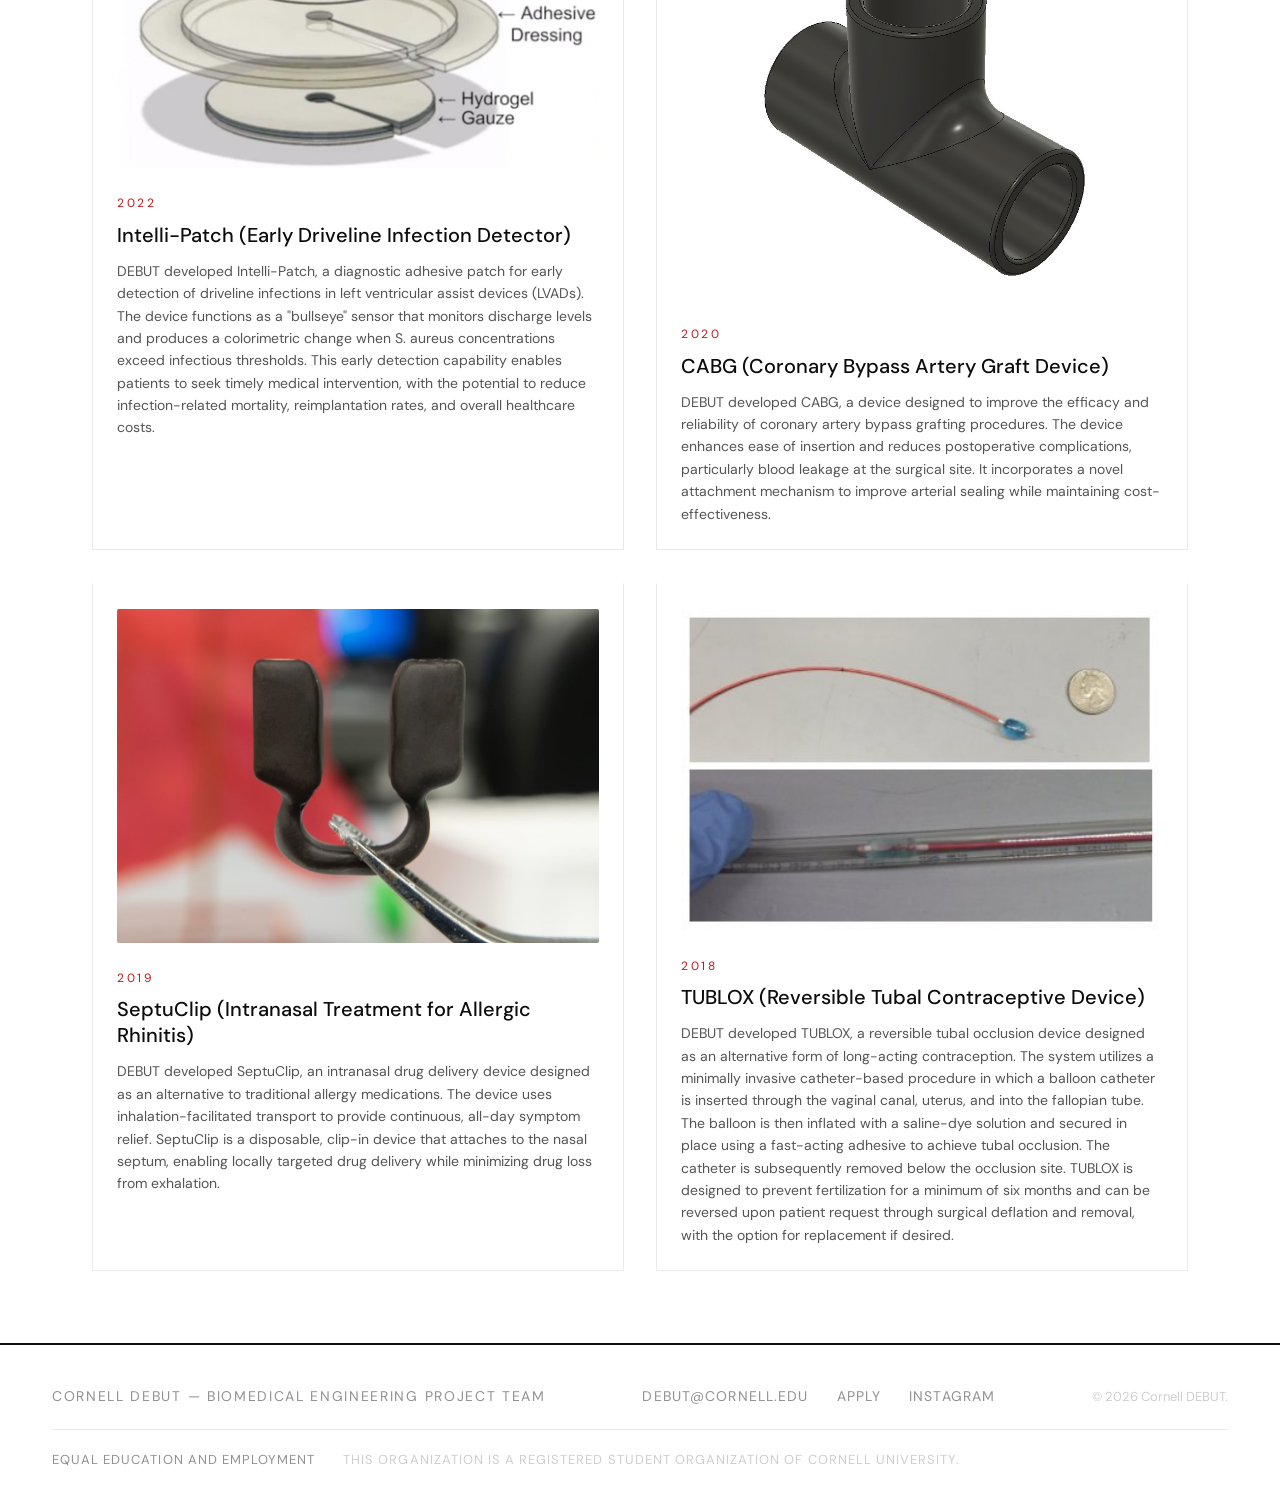
<file: past-projects/index.html>
<!DOCTYPE html>
<html lang="en">
<head>
  <meta charset="UTF-8">
  <meta name="viewport" content="width=device-width, initial-scale=1.0">
  <title>Past Projects — Cornell DEBUT</title>
  <meta name="description" content="Biomedical devices designed by Cornell DEBUT, including SteadyStride, HemBrace, MeyeAttention, PUPIL, Septuclip, TUBLOX and more.">
  <link rel="canonical" href="https://cornelldebut.org/past-projects/">

  <!-- Google Fonts -->
  <link rel="preconnect" href="https://fonts.googleapis.com">
  <link rel="preconnect" href="https://fonts.gstatic.com" crossorigin>
  <link href="https://fonts.googleapis.com/css2?family=EB+Garamond:ital,wght@0,400;0,500;1,400&family=DM+Sans:wght@300;400;500&display=swap" rel="stylesheet">

  <!-- Stylesheet -->
  <link rel="stylesheet" href="/styles.css">
</head>
<body data-page="past-projects">

<!-- ══════════════════════════════════════════════════════════════════════
     NAVIGATION — identical on all 7 pages.
     If you change it, copy this whole block into every page file.
     The current tab highlights itself from <body data-page="..."> — no JS.
     ══════════════════════════════════════════════════════════════════════ -->
<nav>
  <a href="/" class="nav-brand">
    <img src="/static/DEBUT_LOGOS/DEBUT_MAIN_LOGO.png" alt="DEBUT Logo" class="nav-logo" width="300" height="300">
  </a>
  <div class="nav-links">
    <a class="nav-link" data-nav="home"          href="/">Home</a>
    <a class="nav-link" data-nav="about"         href="/about/">About</a>
    <a class="nav-link" data-nav="members"       href="/members/">Members</a>
    <a class="nav-link" data-nav="alumni"        href="/alumni/">Alumni</a>
    <a class="nav-link" data-nav="past-projects" href="/past-projects/">Past Projects</a>
    <a class="nav-link" data-nav="apply"         href="/apply/">Apply</a>
    <a class="nav-link" data-nav="sponsors"      href="/sponsors/">Sponsors</a>
  </div>
</nav>

<div class="page">
  <div class="rnd-hero">
    <div class="page-eyebrow">Research & Development</div>
    <h1 class="page-title">Past Projects.</h1>
    <p class="page-subtitle">Innovative biomedical solutions developed by DEBUT teams and submitted to copmetition.</p>
  </div>

  <div class="rnd-content">
      <div class="device-block">
      <img loading="lazy" decoding="async" class="device-photo" src="/static/DEBUT_DEVICES/Hembrace_Device.jpg" alt="HemBrace" width="1000" height="760">
      <div class="device-year">2025</div>
      <h3 class="device-name">HemBrace (Postpartum Hemorrhage Monitoring and Response System)</h3>
      <p class="device-desc">DEBUT developed HemBrace, a low-cost, reusable system for real-time detection and management of postpartum hemorrhage (PPH). The device combines a calibrated flow sensor with a responsive compression belt to measure blood loss and automatically apply graded uterine pressure when excessive bleeding is detected. Data is displayed through an LCD interface with color-coded indicators, while embedded sensors provide feedback to ensure safe and effective compression. Powered by Arduino-based control, the system operates autonomously and adapts to hemorrhage severity. Prototype testing demonstrated high accuracy in both blood loss measurement (96.8%) and pressure response (100%), and when used with existing non-pneumatic anti-shock garments (NASG), HemBrace offers a scalable, cost-effective solution for under-resourced settings.</p>
    </div>

    <div class="device-block">
      <img loading="lazy" decoding="async" class="device-photo" src="/static/DEBUT_DEVICES/MeyeAttention_Device.jpg" alt="MeyeAttention" width="624" height="554">
      <div class="device-year">2025</div>
      <h3 class="device-name">MeyeAttention (Pupillometry-Based Attention Diagnostic System)</h3>
      <p class="device-desc">DEBUT developed MeyeAttention, a low-cost, wearable diagnostic support device designed to improve ADHD screening through objective measurement of attention dysregulation. The system uses infrared pupillometry during a brief visual oddball task and applies machine learning algorithms to analyze pupil responses associated with cognitive attention states. By reducing assessment time from hours to under 15 minutes, MeyeAttention enables faster and more accessible screening. The platform also has potential for broader neurological applications, including traumatic brain injury, migraines, and photophobia.</p>
    </div>

    <div class="device-block">
      <img loading="lazy" decoding="async" class="device-photo" src="/static/DEBUT_DEVICES/Nanolist_Device.jpg" alt="NanoLIST" width="612" height="386">
      <div class="device-year">2024</div>
      <h3 class="device-name">NanoLIST (Non-Invasive Lead Detection in Saliva)</h3>
      <p class="device-desc">DEBUT developed NanoLIST, a low-cost, rapid saliva-based test kit for detecting lead exposure. The system uses gold nanoparticles that aggregate in the presence of lead ions, producing a visible colorimetric shift. The test consists of a multi-chamber vial system containing reagents including deionized water, hydrochloric acid, gallic acid, and chloroauric acid. The user activates the reaction by mixing saliva with the reagents, initiating nanoparticle synthesis and enabling visual detection of lead contamination within 30 seconds.</p>
    </div>

    <div class="device-block">
      <img loading="lazy" decoding="async" class="device-photo" src="/static/DEBUT_DEVICES/SteadyStride_Device.jpg" alt="SteadyStride" width="626" height="708">
      <div class="device-year">2024</div>
      <h3 class="device-name">SteadyStride (Self-Stabilizing Cane for Parkinson’s Disease)</h3>
      <p class="device-desc">DEBUT developed SteadyStride, an assistive cane designed to reduce tremor-induced instability in individuals with Parkinson’s disease. The device integrates a tuned mass damper (TMD) within the cane shaft to attenuate tremor amplitude and a shock-absorbing thermoplastic polyurethane (TPU) base with textured rubberized treads to enhance ground stability. Experimental testing demonstrated an average 12.25% reduction in cane tremors, with 75% of users reporting improved stability and usability.</p>
    </div>

    <div class="device-block">
      <img loading="lazy" decoding="async" class="device-photo" src="/static/DEBUT_DEVICES/MobiLab_Device.jpg" alt="MobiLab" width="450" height="288">
      <div class="device-year">2023</div>
      <h3 class="device-name">MobiLab (Early-Stage Pancreatic Cancer Detection Platform)</h3>
      <p class="device-desc">DEBUT developed MobiLab, a lab-on-a-disk diagnostic platform for early detection of pancreatic cancer. The system utilizes microfluidic channels on a rotating disk platform operating at 2000 RPM to drive analyte transport via centripetal force and capillary action. Detection is achieved through gold nanoparticle-based colorimetric assays targeting biomarkers such as miR-143, miR-223, and miR-30e, enabling rapid and sensitive visualization of cancer-related signals.</p>
    </div>

    <div class="device-block">
      <img loading="lazy" decoding="async" class="device-photo" src="/static/DEBUT_DEVICES/BPLP_Device.jpg" alt="BPLP" width="620" height="632">
      <div class="device-year">2023</div>
      <h3 class="device-name">BPLP (Block Phantom Limb Pain System)</h3>
      <p class="device-desc">DEBUT developed BPLP, a sense-and-response system designed to mitigate phantom limb pain (PLP) in amputees. The device uses a gyroscope-based motion tracking system to determine the amputated limb's position within the gait cycle. At critical points—specifically when peak pain would normally occur—a TENS unit delivers targeted electrical stimulation to disrupt pain signaling. This coordinated system reduces perceived phantom pain by counteracting aberrant neural firing associated with limb absence.</p>
    </div>

    <div class="device-block">
      <img loading="lazy" decoding="async" class="device-photo" src="/static/DEBUT_DEVICES/Intelli_Patch_Device.jpg" alt="Intelli-Patch" width="998" height="556">
      <div class="device-year">2022</div>
      <h3 class="device-name">Intelli-Patch (Early Driveline Infection Detector)</h3>
      <p class="device-desc">DEBUT developed Intelli-Patch, a diagnostic adhesive patch for early detection of driveline infections in left ventricular assist devices (LVADs). The device functions as a "bullseye" sensor that monitors discharge levels and produces a colorimetric change when S. aureus concentrations exceed infectious thresholds. This early detection capability enables patients to seek timely medical intervention, with the potential to reduce infection-related mortality, reimplantation rates, and overall healthcare costs.</p>
    </div>

    <div class="device-block">
      <img loading="lazy" decoding="async" class="device-photo" src="/static/DEBUT_DEVICES/CABG_Device.jpg" alt="CABG" width="910" height="754">
      <div class="device-year">2020</div>
      <h3 class="device-name">CABG (Coronary Bypass Artery Graft Device)</h3>
      <p class="device-desc">DEBUT developed CABG, a device designed to improve the efficacy and reliability of coronary artery bypass grafting procedures. The device enhances ease of insertion and reduces postoperative complications, particularly blood leakage at the surgical site. It incorporates a novel attachment mechanism to improve arterial sealing while maintaining cost-effectiveness.</p>
    </div>

    <div class="device-block">
      <img loading="lazy" decoding="async" class="device-photo" src="/static/DEBUT_DEVICES/Septuclip_Device.jpg" alt="SeptuClip" width="682" height="472">
      <div class="device-year">2019</div>
      <h3 class="device-name">SeptuClip (Intranasal Treatment for Allergic Rhinitis)</h3>
      <p class="device-desc">DEBUT developed SeptuClip, an intranasal drug delivery device designed as an alternative to traditional allergy medications. The device uses inhalation-facilitated transport to provide continuous, all-day symptom relief. SeptuClip is a disposable, clip-in device that attaches to the nasal septum, enabling locally targeted drug delivery while minimizing drug loss from exhalation.</p>
    </div>

    <div class="device-block">
      <img loading="lazy" decoding="async" class="device-photo" src="/static/DEBUT_DEVICES/Tublox_Device.jpg" alt="TUBLOX" width="396" height="264">
      <div class="device-year">2018</div>
      <h3 class="device-name">TUBLOX (Reversible Tubal Contraceptive Device)</h3>
      <p class="device-desc">DEBUT developed TUBLOX, a reversible tubal occlusion device designed as an alternative form of long-acting contraception. The system utilizes a minimally invasive catheter-based procedure in which a balloon catheter is inserted through the vaginal canal, uterus, and into the fallopian tube. The balloon is then inflated with a saline-dye solution and secured in place using a fast-acting adhesive to achieve tubal occlusion. The catheter is subsequently removed below the occlusion site. TUBLOX is designed to prevent fertilization for a minimum of six months and can be reversed upon patient request through surgical deflation and removal, with the option for replacement if desired.</p>
    </div>
  </div>
</div>

<!-- ══════════════════════════════════════════════════════════════════════
     FOOTER — identical on all 7 pages. Copy to every file if changed.
     ══════════════════════════════════════════════════════════════════════ -->
<footer>
  <div class="footer-brand">Cornell DEBUT — Biomedical Engineering Project Team</div>
  <div class="footer-links">
    <a href="mailto:debut@cornell.edu" class="footer-link">debut@cornell.edu</a>
    <a href="/apply/" class="footer-link">Apply</a>
    <a href="https://instagram.com/cornelldebut" target="_blank" rel="noopener" class="footer-link">Instagram</a>
  </div>
  <div class="footer-copy">© 2026 Cornell DEBUT.</div>
  <div class="footer-statements">
    <a href="https://www.hr.cornell.edu/about/workplace-rights/equal-education-and-employment" target="_blank" rel="noopener" class="footer-statement-link">Equal Education and Employment</a>
    <span class="footer-statement">This organization is a registered student organization of Cornell University.</span>
  </div>
</footer>

<script src="/main.js"></script>

</body>
</html>
</file>
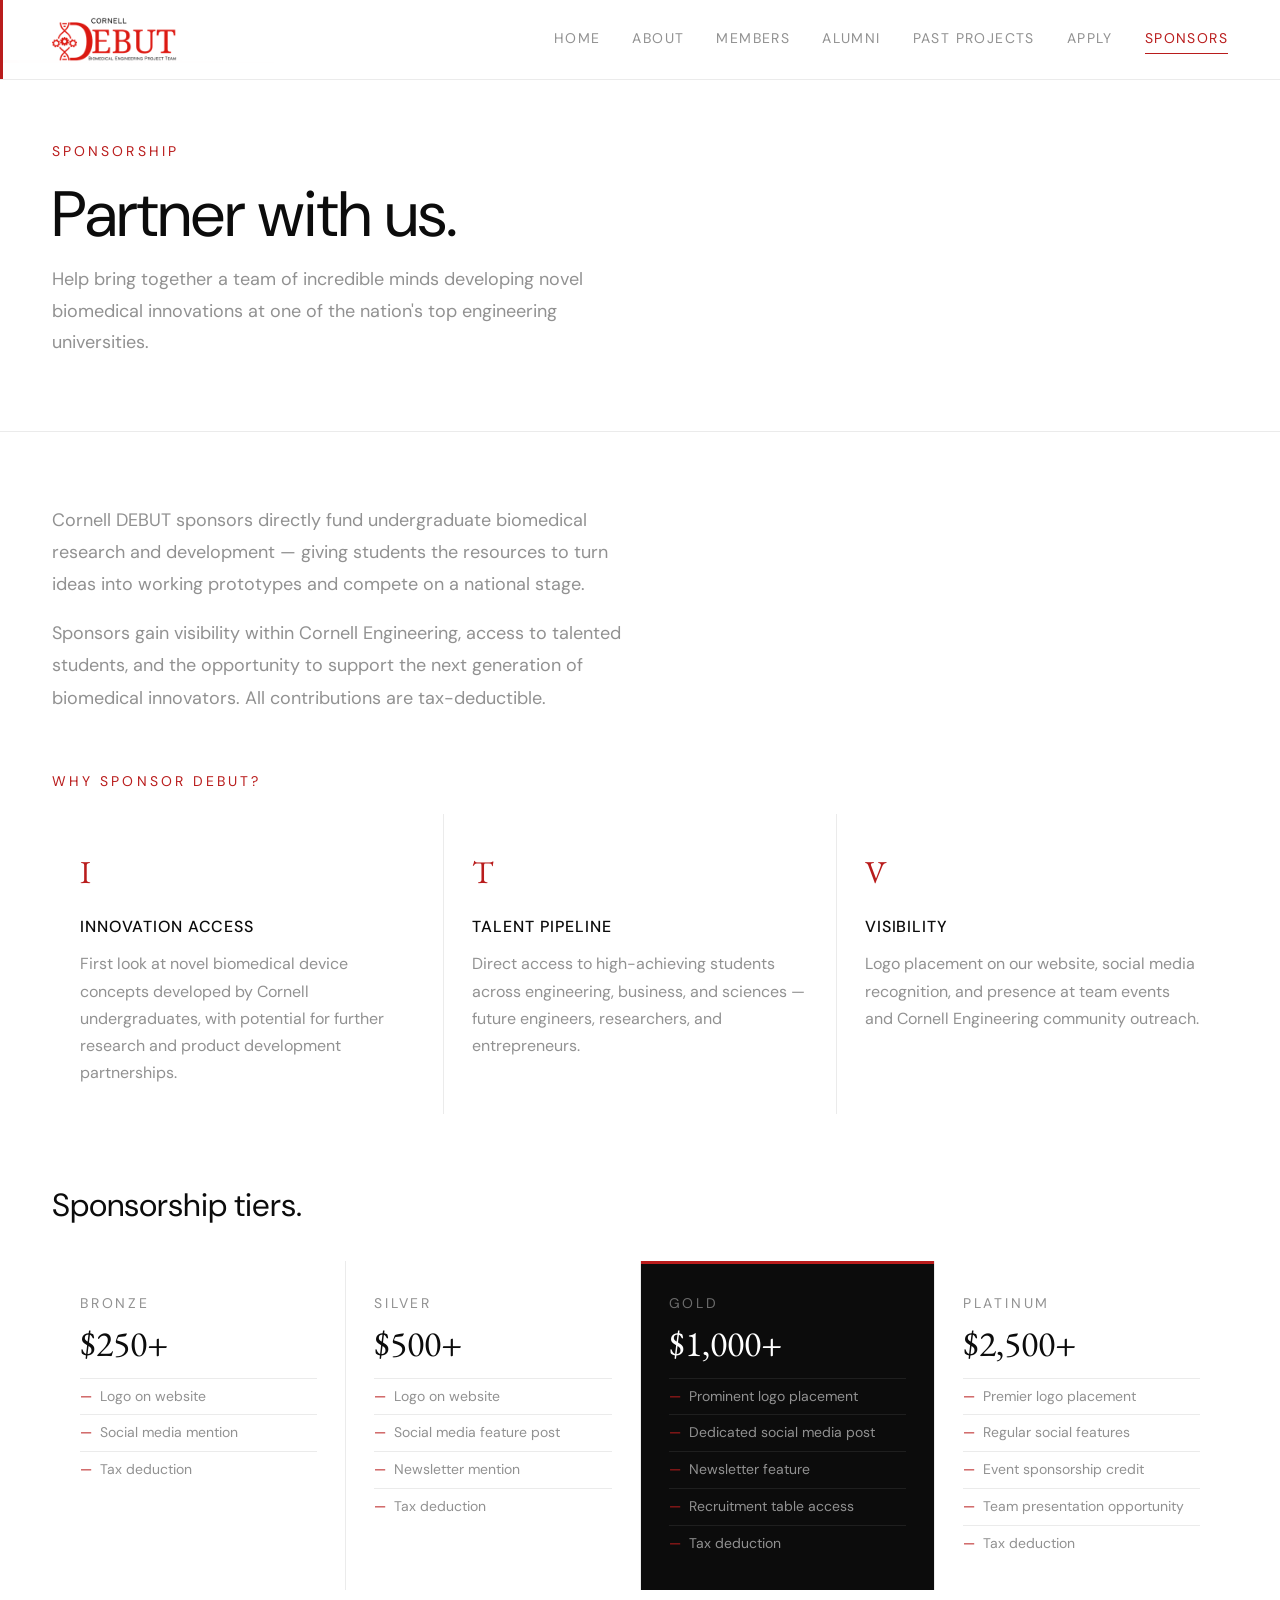
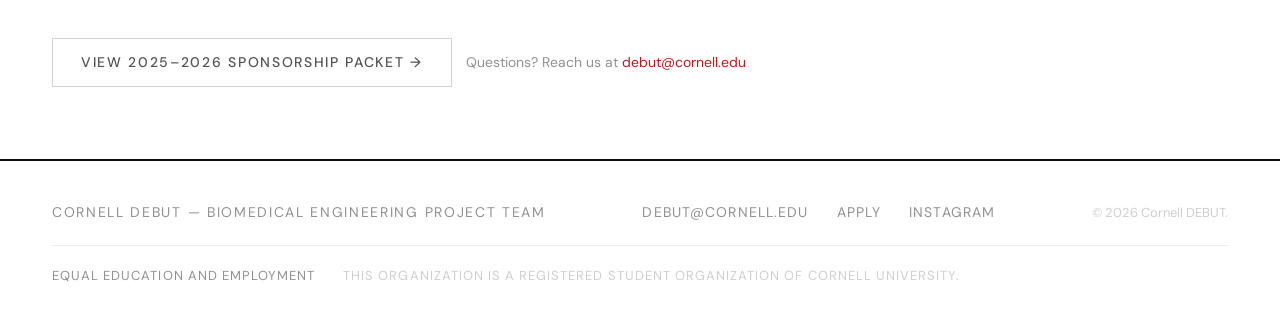
<file: sponsors/index.html>
<!DOCTYPE html>
<html lang="en">
<head>
  <meta charset="UTF-8">
  <meta name="viewport" content="width=device-width, initial-scale=1.0">
  <title>Sponsors — Cornell DEBUT</title>
  <meta name="description" content="Sponsor Cornell DEBUT. Partnership benefits, sponsorship tiers, and how to support undergraduate biomedical device innovation.">
  <link rel="canonical" href="https://cornelldebut.org/sponsors/">

  <!-- Google Fonts -->
  <link rel="preconnect" href="https://fonts.googleapis.com">
  <link rel="preconnect" href="https://fonts.gstatic.com" crossorigin>
  <link href="https://fonts.googleapis.com/css2?family=EB+Garamond:ital,wght@0,400;0,500;1,400&family=DM+Sans:wght@300;400;500&display=swap" rel="stylesheet">

  <!-- Stylesheet -->
  <link rel="stylesheet" href="/styles.css">
</head>
<body data-page="sponsors">

<!-- ══════════════════════════════════════════════════════════════════════
     NAVIGATION — identical on all 7 pages.
     If you change it, copy this whole block into every page file.
     The current tab highlights itself from <body data-page="..."> — no JS.
     ══════════════════════════════════════════════════════════════════════ -->
<nav>
  <a href="/" class="nav-brand">
    <img src="/static/DEBUT_LOGOS/DEBUT_MAIN_LOGO.png" alt="DEBUT Logo" class="nav-logo" width="300" height="300">
  </a>
  <div class="nav-links">
    <a class="nav-link" data-nav="home"          href="/">Home</a>
    <a class="nav-link" data-nav="about"         href="/about/">About</a>
    <a class="nav-link" data-nav="members"       href="/members/">Members</a>
    <a class="nav-link" data-nav="alumni"        href="/alumni/">Alumni</a>
    <a class="nav-link" data-nav="past-projects" href="/past-projects/">Past Projects</a>
    <a class="nav-link" data-nav="apply"         href="/apply/">Apply</a>
    <a class="nav-link" data-nav="sponsors"      href="/sponsors/">Sponsors</a>
  </div>
</nav>

<div class="page">
  <div class="sponsors-hero">
    <div class="page-eyebrow">Sponsorship</div>
    <h1 class="page-title">Partner with us.</h1>
    <p class="page-subtitle">Help bring together a team of incredible minds developing novel biomedical innovations at one of the nation's top engineering universities.</p>
  </div>

  <div class="sponsors-body">
    <div class="sponsors-intro">
      <p>Cornell DEBUT sponsors directly fund undergraduate biomedical research and development — giving students the resources to turn ideas into working prototypes and compete on a national stage.</p>
      <p>Sponsors gain visibility within Cornell Engineering, access to talented students, and the opportunity to support the next generation of biomedical innovators. All contributions are tax-deductible.</p>
    </div>

    <!-- Benefits -->
    <div class="section-label" style="margin-bottom:20px;">Why sponsor DEBUT?</div>
    <div class="sponsor-benefits">
      <div class="benefit-card">
        <div class="benefit-icon">I</div>
        <div class="benefit-title">Innovation Access</div>
        <div class="benefit-desc">First look at novel biomedical device concepts developed by Cornell undergraduates, with potential for further research and product development partnerships.</div>
      </div>
      <div class="benefit-card">
        <div class="benefit-icon">T</div>
        <div class="benefit-title">Talent Pipeline</div>
        <div class="benefit-desc">Direct access to high-achieving students across engineering, business, and sciences — future engineers, researchers, and entrepreneurs.</div>
      </div>
      <div class="benefit-card">
        <div class="benefit-icon">V</div>
        <div class="benefit-title">Visibility</div>
        <div class="benefit-desc">Logo placement on our website, social media recognition, and presence at team events and Cornell Engineering community outreach.</div>
      </div>
    </div>

    <!-- Tiers -->
    <div class="tiers-section">
      <h2>Sponsorship tiers.</h2>
      <div class="tiers-grid">
        <div class="tier-card">
          <div class="tier-name">Bronze</div>
          <div class="tier-amount">$250+</div>
          <ul class="tier-perks">
            <li>Logo on website</li>
            <li>Social media mention</li>
            <li>Tax deduction</li>
          </ul>
        </div>
        <div class="tier-card">
          <div class="tier-name">Silver</div>
          <div class="tier-amount">$500+</div>
          <ul class="tier-perks">
            <li>Logo on website</li>
            <li>Social media feature post</li>
            <li>Newsletter mention</li>
            <li>Tax deduction</li>
          </ul>
        </div>
        <div class="tier-card featured">
          <div class="tier-name">Gold</div>
          <div class="tier-amount">$1,000+</div>
          <ul class="tier-perks">
            <li>Prominent logo placement</li>
            <li>Dedicated social media post</li>
            <li>Newsletter feature</li>
            <li>Recruitment table access</li>
            <li>Tax deduction</li>
          </ul>
        </div>
        <div class="tier-card">
          <div class="tier-name">Platinum</div>
          <div class="tier-amount">$2,500+</div>
          <ul class="tier-perks">
            <li>Premier logo placement</li>
            <li>Regular social features</li>
            <li>Event sponsorship credit</li>
            <li>Team presentation opportunity</li>
            <li>Tax deduction</li>
          </ul>
        </div>
      </div>

      <div class="sponsor-cta">
        <a href="https://raw.githubusercontent.com/ajd323/DEBUT-Website-In-Progress/main/static/Sponsor_Packet_26.pdf" 
        target="_blank" 
        class="btn-outline" 
        style="text-decoration:none;">
        View 2025–2026 Sponsorship Packet →
        </a>
        <div class="sponsor-cta-text">Questions? Reach us at <a href="mailto:debut@cornell.edu" style="color:var(--red);text-decoration:none;">debut@cornell.edu</a></div>
      </div>
    </div>
  </div>
</div>

<!-- ══════════════════════════════════════════════════════════════════════
     FOOTER — identical on all 7 pages. Copy to every file if changed.
     ══════════════════════════════════════════════════════════════════════ -->
<footer>
  <div class="footer-brand">Cornell DEBUT — Biomedical Engineering Project Team</div>
  <div class="footer-links">
    <a href="mailto:debut@cornell.edu" class="footer-link">debut@cornell.edu</a>
    <a href="/apply/" class="footer-link">Apply</a>
    <a href="https://instagram.com/cornelldebut" target="_blank" rel="noopener" class="footer-link">Instagram</a>
  </div>
  <div class="footer-copy">© 2026 Cornell DEBUT.</div>
  <div class="footer-statements">
    <a href="https://www.hr.cornell.edu/about/workplace-rights/equal-education-and-employment" target="_blank" rel="noopener" class="footer-statement-link">Equal Education and Employment</a>
    <span class="footer-statement">This organization is a registered student organization of Cornell University.</span>
  </div>
</footer>

<script src="/main.js"></script>

</body>
</html>
</file>
<file: styles.css>
/* ==========================================================================
   Cornell DEBUT — Main Stylesheet
   ==========================================================================

   Table of Contents:
   1.  Reset & Root Variables
   2.  Base / Body
   3.  Navigation
   4.  Page System (show/hide)
   5.  Buttons
   6.  Footer
   7.  Home — Hero
   8.  Home — Stats Bar
   9.  Home — Sections & Layout
   10. Home — Subteam Cards
   11. Home — Alumni Ticker
   12. Home — Photo Carousel
   13. About Page
   14. Members Page
   15. Apply Page
   16. Sponsors Page
   17. R&D Devices Page
   ========================================================================== */


/* --------------------------------------------------------------------------
   1. Reset & Root Variables
   -------------------------------------------------------------------------- */
*, *::before, *::after {
  box-sizing: border-box;
  margin: 0;
  padding: 0;
}

:root {
  --red:          #b91c1c;
  --red-dim:      rgba(185, 28, 28, 0.08);
  --red-mid:      rgba(185, 28, 28, 0.18);

  --bg:           #ffffff;
  --bg2:          #f8f8f8;
  --bg3:          #f2f2f2;

  --border:       rgba(0, 0, 0, 0.08);
  --border-hover: rgba(0, 0, 0, 0.18);

  --text:         #0c0c0c;
  --text-dim:     rgba(12, 12, 12, 0.45);
  --text-mid:     rgba(12, 12, 12, 0.70);

  --serif:        'EB Garamond', Georgia, serif;
  --sans:         'DM Sans', sans-serif;
}


/* --------------------------------------------------------------------------
   2. Base / Body
   -------------------------------------------------------------------------- */
html { scroll-behavior: smooth; }

body {
  background:             var(--bg);
  color:                  var(--text);
  font-family:            var(--sans);
  font-size:              18px;
  line-height:            1.7;
  -webkit-font-smoothing: antialiased;
  overflow-x:             hidden;
}


/* --------------------------------------------------------------------------
   3. Navigation
   -------------------------------------------------------------------------- */
nav {
  position:        fixed;
  top:             0; left: 0; right: 0;
  z-index:         200;
  height:          80px;
  display:         flex;
  align-items:     center;
  justify-content: space-between;
  padding:         0 52px;
  background:      rgba(255,255,255,0.97);
  backdrop-filter: blur(14px);
  border-bottom:   0.5px solid var(--border);
}

nav::before {
  content:    '';
  position:   absolute;
  left: 0; top: 0; bottom: 0;
  width:      3px;
  background: var(--red);
}

.nav-brand { display: flex; align-items: center; gap: 11px; cursor: pointer; text-decoration: none; }

.nav-logo {
  height: 125px;
  width: auto;
}

.nav-name {
  font-size:      22px;
  font-weight:    700;
  letter-spacing: 0;
  text-transform: none;
}

.nav-links { display: flex; gap: 32px; align-items: center; }

.nav-link {
  font-size:      14px;
  font-weight:    400;
  letter-spacing: 0.1em;
  text-transform: uppercase;
  color:          var(--text-dim);
  cursor:         pointer;
  transition:     color 0.2s;
  border:         none;
  background:     none;
  font-family:    var(--sans);
  position:        relative;
  padding-bottom:  2px;
  text-decoration: none;
  display:         inline-block;
}

.nav-link::after {
  content:    '';
  position:   absolute;
  bottom: -2px; left: 0;
  width: 0; height: 1.5px;
  background: var(--red);
  transition: width 0.22s ease;
}

.nav-link:hover        { color: var(--text); }
.nav-link:hover::after { width: 100%; }

/* Current-page highlight. Each page sets <body data-page="..."> and the
   matching nav link lights up. Add a pair of selectors here for a new page. */
body[data-page="home"]          .nav-link[data-nav="home"],
body[data-page="about"]         .nav-link[data-nav="about"],
body[data-page="members"]       .nav-link[data-nav="members"],
body[data-page="alumni"]        .nav-link[data-nav="alumni"],
body[data-page="past-projects"] .nav-link[data-nav="past-projects"],
body[data-page="apply"]         .nav-link[data-nav="apply"],
body[data-page="sponsors"]      .nav-link[data-nav="sponsors"] {
  color: var(--red);
}
body[data-page="home"]          .nav-link[data-nav="home"]::after,
body[data-page="about"]         .nav-link[data-nav="about"]::after,
body[data-page="members"]       .nav-link[data-nav="members"]::after,
body[data-page="alumni"]        .nav-link[data-nav="alumni"]::after,
body[data-page="past-projects"] .nav-link[data-nav="past-projects"]::after,
body[data-page="apply"]         .nav-link[data-nav="apply"]::after,
body[data-page="sponsors"]      .nav-link[data-nav="sponsors"]::after {
  width: 100%;
}


/* --------------------------------------------------------------------------
   4. Page System
   -------------------------------------------------------------------------- */
.page { padding-top: 60px; min-height: 100vh; }


/* --------------------------------------------------------------------------
   5. Buttons
   -------------------------------------------------------------------------- */
.btn-primary {
  font-size:      14px;
  letter-spacing: 0.12em;
  text-transform: uppercase;
  font-weight:    500;
  padding:        12px 28px;
  background:     var(--red);
  color:          #fff;
  border:         none;
  cursor:          pointer;
  transition:      background 0.2s, transform 0.15s;
  font-family:     var(--sans);
  text-decoration: none;
  display:         inline-block;
  text-align:      center;
}

.btn-primary:hover { background: #991616; transform: translateY(-1px); }

.btn-outline {
  font-size:      14px;
  letter-spacing: 0.12em;
  text-transform: uppercase;
  font-weight:    500;
  padding:        12px 28px;
  background:     transparent;
  color:          var(--text-mid);
  border:         0.5px solid var(--border-hover);
  cursor:          pointer;
  transition:      all 0.2s;
  font-family:     var(--sans);
  text-decoration: none;
  display:         inline-block;
  text-align:      center;
}

.btn-outline:hover { border-color: var(--text-mid); color: var(--text); }


/* --------------------------------------------------------------------------
   6. Footer
   -------------------------------------------------------------------------- */
footer {
  border-top:      2px solid var(--text);
  padding:         40px 52px;
  display:         flex;
  justify-content: space-between;
  align-items:     center;
  flex-wrap:       wrap;
  gap:             20px;
  background:      var(--bg);
}

.footer-brand {
  font-size:      14px;
  letter-spacing: 0.12em;
  text-transform: uppercase;
  color:          var(--text-dim);
}

.footer-links { display: flex; gap: 28px; }

.footer-link {
  font-size:       14px;
  letter-spacing:  0.08em;
  text-transform:  uppercase;
  color:           var(--text-dim);
  text-decoration: none;
  cursor:          pointer;
  transition:      color 0.2s;
}

.footer-link:hover { color: var(--red); }

.footer-copy { font-size: 13px; color: rgba(12,12,12,0.2); }

/* Statements — full-width row beneath the main footer line */
.footer-statements {
  flex-basis:     100%;
  display:        flex;
  flex-wrap:      wrap;
  align-items:    center;
  gap:            10px 28px;
  padding-top:    20px;
  border-top:     1px solid var(--border);
  font-size:      13px;
  letter-spacing: 0.08em;
  text-transform: uppercase;
  line-height:    1.6;
  color:          rgba(12,12,12,0.2);
}

.footer-statement-link {
  color:           var(--text-dim);
  text-decoration: none;
  cursor:          pointer;
  transition:      color 0.2s;
}

.footer-statement-link:hover { color: var(--red); }


/* --------------------------------------------------------------------------
   7. Home — Hero
   -------------------------------------------------------------------------- */
.hero {
  min-height:  92vh;
  display:     flex;
  align-items: stretch;
  position:    relative;
  overflow:    hidden;
  background:  var(--bg);
}

/* Faint decorative circle top-right */
.hero::after {
  content:      '';
  position:     absolute;
  top: -60px; right: 40px;
  width:        280px; height: 280px;
  border:       1px solid rgba(185,28,28,0.08);
  border-radius: 50%;
  pointer-events: none;
  z-index:      1;
}

.hero-bg {
  position:   absolute;
  inset:      0;
  z-index:    0;
  background: var(--bg);
}

.hero-grid {
  position:         absolute;
  inset:            0;
  z-index:          1;
  background-image: linear-gradient(var(--border) 1px, transparent 1px),
                    linear-gradient(90deg, var(--border) 1px, transparent 1px);
  background-size:  60px 60px;
  mask-image:       radial-gradient(ellipse 70% 90% at 25% 60%, black 20%, transparent 100%);
}

/* Split layout */
.hero-split {
  position:    relative;
  z-index:     2;
  display:     flex;
  align-items: stretch;
  width:       100%;
}

/* Left: text */
.hero-content {
  flex:            0 0 48%;
  display:         flex;
  flex-direction:  column;
  justify-content: flex-end;
  padding:         80px 56px 72px 52px;
  position:        relative;
  z-index:         2;
}

/* Right: light grey photo panel */
.hero-photo-panel {
  flex:       0 0 52%;
  position:   relative;
  overflow:   hidden;
  background: linear-gradient(140deg, #f5f5f5 0%, #ebebeb 100%);
}

.hero-team-photo {
  position:        absolute;
  inset:           0;
  width:           100%;
  height:          100%;
  object-fit:      contain;
  object-position: center;
}

/* Thin red dividing line */
.hero-photo-panel::before {
  content:    '';
  position:   absolute;
  left: 0; top: 12%; bottom: 12%;
  width:      2px;
  background: linear-gradient(to bottom, transparent, var(--red) 35%, var(--red) 65%, transparent);
  z-index:    3;
}

/* Faint red glow in bottom-right corner */
.hero-photo-panel::after {
  content:    '';
  position:   absolute;
  bottom: 0; right: 0;
  width:  260px; height: 260px;
  background: radial-gradient(ellipse at bottom right, rgba(185,28,28,0.08) 0%, transparent 65%);
  z-index:    2;
  pointer-events: none;
}

.hero-eyebrow {
  font-size:      12px;
  letter-spacing: 0.18em;
  text-transform: uppercase;
  color:          var(--red);
  margin-bottom:  16px;
  display:        flex;
  align-items:    center;
  gap:            10px;
}

.hero-eyebrow::before {
  content:    '';
  display:    block;
  width:      24px; height: 1px;
  background: var(--red);
}

.hero-title {
  font-family:    var(--sans);
  font-size:      clamp(52px, 7vw, 88px);
  font-weight:    400;
  line-height:    1.0;
  letter-spacing: -0.01em;
  color:          var(--text);
  margin-bottom:  24px;
}

.hero-title em { font-style: italic; color: var(--red); }

.hero-desc {
  font-size:     18px;
  color:         var(--text-dim);
  max-width:     480px;
  line-height:   1.75;
  margin-bottom: 36px;
}

.hero-cta { display: flex; gap: 14px; flex-wrap: wrap; }

@media (max-width: 900px) {
  .hero-split       { flex-direction: column; }
  .hero-content     { flex: none; padding: 72px 32px 40px; }
  .hero-photo-panel {
    flex: none; width: 100%; min-height: 320px;
  }
  .about-photo-grid {
    grid-template-columns: 1fr;
    grid-template-rows: repeat(3, minmax(180px, auto));
  }
  .about-photo-large { grid-row: auto; }
  .about-photo-small { min-height: 180px; }
}

/* Responsive helpers */
@media (max-width: 900px) {
  .tiers-grid { grid-template-columns: repeat(2, 1fr); }
  .apply-body { grid-template-columns: 1fr; gap: 48px; }
  .sponsor-benefits { grid-template-columns: 1fr; }
  .two-col { grid-template-columns: 1fr; gap: 48px; }
  .subteam-cards { grid-template-columns: 1fr; }
  .stats-bar { grid-template-columns: repeat(2, 1fr); }
  .role-cards { grid-template-columns: 1fr; }
  nav { padding: 0 24px; }
  .filter-row, .members-content, #team-container, #alumni-container { padding-left: 24px; padding-right: 24px; }
  .about-body, .apply-body, .sponsors-body, .rnd-content { padding-left: 24px; padding-right: 24px; }
  .members-hero, .apply-hero, .sponsors-hero, .rnd-hero, .about-hero { padding-left: 24px; padding-right: 24px; }
  footer { padding: 32px 24px; }
}

@media (max-width: 600px) {
  .tiers-grid { grid-template-columns: 1fr; }
  .stats-bar { grid-template-columns: 1fr 1fr; }
  .hero-content { padding: 56px 20px 32px; }
  .hero-photo-panel { min-height: 260px; }
  .home-section { padding: 56px 20px; }
}


/* --------------------------------------------------------------------------
   8. Home — Stats Bar
   -------------------------------------------------------------------------- */
.stats-bar {
  border-top:            0.5px solid var(--border);
  border-bottom:         0.5px solid var(--border);
  display:               grid;
  grid-template-columns: repeat(4, 1fr);
}

.stat-item {
  padding:      32px 52px;
  border-right: 0.5px solid var(--border);
  position:     relative;
  overflow:     hidden;
  transition:   background 0.2s;
}

.stat-item::after {
  content:    '';
  position:   absolute;
  bottom: 0; left: 0; right: 0;
  height:     2px;
  background: var(--red);
  transform:  scaleX(0);
  transform-origin: left;
  transition: transform 0.3s ease;
}

.stat-item:hover        { background: var(--bg2); }
.stat-item:hover::after { transform: scaleX(1); }
.stat-item:last-child   { border-right: none; }

.stat-num { font-family: var(--serif); font-size: 42px; color: var(--text); line-height: 1; }

.stat-label {
  font-size:      14px;
  letter-spacing: 0.1em;
  text-transform: uppercase;
  color:          var(--text-dim);
  margin-top:     6px;
}


/* --------------------------------------------------------------------------
   9. Home — Sections & Layout
   -------------------------------------------------------------------------- */
.home-section { 
  padding: 88px 52px; 
  position: relative;
}

/* Faint decorative circle top-right */
.home-section::after {
  content:      '';
  position:     absolute;
  top: -40px; right: 60px;
  width:        200px; height: 200px;
  border:       1px solid rgba(185,28,28,0.06);
  border-radius: 50%;
  pointer-events: none;
  z-index:      0;
}
.home-section + .home-section { border-top: 0.5px solid var(--border); }

.section-label {
  font-size:      14px;
  letter-spacing: 0.22em;
  text-transform: uppercase;
  color:          var(--red);
  margin-bottom:  20px;
}

.section-title {
  font-family:   var(--sans);
  font-size:     clamp(28px, 3.5vw, 44px);
  font-weight:   400;
  line-height:   1.2;
  color:         var(--text);
  margin-bottom: 20px;
}

.section-title em { font-style: italic; color: var(--red); }

.section-body { font-size: 18px; color: var(--text-dim); line-height: 1.8; max-width: 640px; }

.two-col {
  display:               grid;
  grid-template-columns: 1fr 1fr;
  gap:                   80px;
  align-items:           start;
  position:              relative;
}

/* --------------------------------------------------------------------------
   10. Home — Subteam Cards
   -------------------------------------------------------------------------- */
.subteam-cards {
  display:               grid;
  grid-template-columns: repeat(3, 1fr);
  gap:                   1px;
  background:            var(--border);
  margin-top:            48px;
}

.subteam-card {
  background: var(--bg);
  padding:    32px 28px;
  position:   relative;
  overflow:   hidden;
  transition: background 0.2s;
}

.subteam-card::after {
  content:    '';
  position:   absolute;
  bottom: 0; left: 0; right: 0;
  height:     2px;
  background: var(--red);
  transform:  scaleX(0);
  transform-origin: left;
  transition: transform 0.3s ease;
}

.subteam-card:hover        { background: var(--bg2); }
.subteam-card:hover::after { transform: scaleX(1); }

.subteam-card-num {
  font-family:   var(--serif);
  font-size:     28px;
  color:         var(--red);
  line-height:   1;
  margin-bottom: 16px;
}

.subteam-card-name {
  font-size:      16px;
  font-weight:    500;
  letter-spacing: 0.08em;
  text-transform: uppercase;
  margin-bottom:  10px;
}

.subteam-card-desc { font-size: 16px; color: var(--text-dim); line-height: 1.7; }


/* Floating photos in home mission section */
.floating-photo {
  position: absolute;
  border-radius: 2px;
  background-size: cover;
  background-position: center;
  box-shadow: 0 12px 40px rgba(0,0,0,0.12);
  pointer-events: none;
  z-index: 0;
  display: none; /* hidden by default — only show on large screens */
}

@media (min-width: 1200px) {
  .floating-photo { display: block; }
}
/* Single dark band as a punchy contrast strip amid all the white */
.alumni-strip {
  border-top:    0.5px solid var(--border);
  border-bottom: 0.5px solid var(--border);
  overflow:      hidden;
  background:    var(--text);
}

.alumni-strip-label {
  font-size:      14px;
  letter-spacing: 0.22em;
  text-transform: uppercase;
  color:          rgba(255,255,255,0.35);
  padding:        18px 52px 14px;
  border-bottom:  0.5px solid rgba(255,255,255,0.07);
}

.ticker-wrap {
  overflow:           hidden;
  padding:            28px 0;
  -webkit-mask-image: linear-gradient(90deg, transparent 0%, black 8%, black 92%, transparent 100%);
  mask-image:         linear-gradient(90deg, transparent 0%, black 8%, black 92%, transparent 100%);
}

.ticker {
  display:     flex;
  gap:         72px;
  white-space: nowrap;
  animation:   ticker 40s linear infinite;
  align-items: center;
}

.ticker:hover { animation-play-state: paused; }

.ticker-item {
  display:    flex;
  align-items: center;
  gap:         10px;
  flex-shrink: 0;
  opacity:     0.45;
  transition:  opacity 0.2s;
}

.ticker-item:hover { opacity: 1; }

@keyframes ticker {
  0%   { transform: translateX(0); }
  100% { transform: translateX(-50%); }
}


/* --------------------------------------------------------------------------
   12. Home — Photo Carousel
   -------------------------------------------------------------------------- */
.photo-carousel {
  position:      relative;
  width:         100%;
  height:        340px;
  overflow:      hidden;
  background:    var(--bg3);
  border-top:    0.5px solid var(--border);
  border-bottom: 0.5px solid var(--border);
}

.carousel-container { width: 100%; height: 100%; overflow: hidden; }

.carousel-track {
  display:   flex;
  height:    100%;
  gap:       0;
  animation: scroll 32s linear infinite;
  width:     max-content;
}

.carousel-item { flex-shrink: 0; width: 420px; height: 100%; margin-right: 16px; overflow: hidden; }

.carousel-item img { width: 100%; height: 100%; object-fit: cover; transition: transform 0.4s ease; display: block; }
.carousel-item:hover img { transform: scale(1.03); }

@keyframes scroll {
  0%   { transform: translateX(0); }
  100% { transform: translateX(-50%); }
}


/* --------------------------------------------------------------------------
   13. About Page
   -------------------------------------------------------------------------- */

/* ── Hero ── */
.about-hero {
  padding:    88px 52px 72px;
  position:   relative;
  background: var(--bg);
  border-bottom: 0.5px solid var(--border);
}

.about-hero::before {
  content:    '';
  position:   absolute;
  top: 0; left: 0; right: 0;
  height:     3px;
  background: linear-gradient(to right, var(--red) 0%, rgba(185,28,28,0.12) 55%, transparent 100%);
}

.about-hero-inner { max-width: 640px; }

/* ── Photo strip ── */
.about-photo-strip {
  display:        flex;
  height:         420px;
  gap:            3px;
  background:     var(--border);
  overflow:       hidden;
  border-bottom:  0.5px solid var(--border);
}

.about-strip-img {
  flex:     1;
  overflow: hidden;
  position: relative;
}

.about-strip-main { flex: 2; }

.about-strip-img img {
  width:      100%;
  height:     100%;
  object-fit: cover;
  object-position: center;
  display:    block;
  transition: transform 0.5s ease;
}

.about-strip-img:hover img { transform: scale(1.04); }

@media (max-width: 900px) {
  .about-photo-strip { height: 280px; }
  .about-strip-img:nth-child(3),
  .about-strip-img:nth-child(4) { display: none; }
  .about-strip-main { flex: 1; }
}

@media (max-width: 600px) {
  .about-photo-strip { height: 220px; }
  .about-hero { padding: 64px 24px 52px; }
}

/* ── Body ── */
.about-body { padding: 0 52px; }

.about-section {
  padding: 64px 0;
}

.about-section--bordered {
  border-top: 0.5px solid var(--border);
}

.about-section-heading {
  font-family:   var(--serif);
  font-size:     clamp(22px, 2.6vw, 30px);
  font-weight:   400;
  line-height:   1.3;
  margin-bottom: 22px;
  margin-top:    12px;
}

.about-p {
  font-size:     15px;
  color:         var(--text-dim);
  line-height:   1.85;
  margin-bottom: 16px;
  max-width:     600px;
}

.about-p--lead {
  font-size: 17px;
}

.about-link {
  font-size:      13px;
  letter-spacing: 0.1em;
  text-transform: uppercase;
  color:          var(--red);
  text-decoration: none;
  display:        inline-block;
  margin-top:     8px;
}

.about-link:hover { text-decoration: underline; }

/* ── Competition section: text + stat panel ── */
.about-section-grid {
  display:               grid;
  grid-template-columns: 1.4fr 1fr;
  gap:                   72px;
  align-items:           start;
}

.about-section-aside {
  display:        flex;
  flex-direction: column;
  gap:            1px;
  background:     var(--border);
  border:         0.5px solid var(--border);
  margin-top:     44px; /* align with text after label+heading */
}

.about-stat-card {
  background: var(--bg);
  padding:    24px 28px;
  border-left: 3px solid transparent;
  transition: all 0.2s;
}

.about-stat-card:hover { background: var(--bg2); border-left-color: var(--red); }

.about-stat-num {
  font-family:   var(--serif);
  font-size:     40px;
  color:         var(--text);
  line-height:   1;
  margin-bottom: 6px;
}

.about-stat-label {
  font-size:   13px;
  color:       var(--text-dim);
  line-height: 1.5;
}

@media (max-width: 900px) {
  .about-section-grid { grid-template-columns: 1fr; gap: 40px; }
  .about-section-aside { margin-top: 0; }
  .about-body { padding: 0 24px; }
}

/* ── Team Composition ── */
.about-composition-grid {
  display:               grid;
  grid-template-columns: 1fr 1.4fr;
  gap:                   72px;
  align-items:           start;
}

/* Analyst Role Cards */
.role-cards {
  display: grid;
  grid-template-columns: repeat(3, 1fr);
  gap: 32px;
  margin-top: 32px;
}

.role-card {
  background: var(--bg);
  border: 0.5px solid var(--border);
  padding: 28px;
  transition: background 0.2s, border-color 0.2s;
}

.role-card:hover {
  background: var(--bg2);
  border-color: var(--red);
}

.role-card-label {
  font-size: 12px;
  letter-spacing: 0.12em;
  text-transform: uppercase;
  color: var(--red);
  margin-bottom: 12px;
}

.role-card-content h3 {
  font-family: var(--serif);
  font-size: 20px;
  font-weight: 400;
  margin-bottom: 12px;
  color: var(--text);
}

.role-card-content p {
  font-size: 14px;
  color: var(--text-dim);
  line-height: 1.75;
}

/* Photo inside each Analyst Role card */
.role-photo-box {
  margin-top: 20px;
  border: 0.5px solid var(--border);
  background: var(--bg);
  padding: 8px;
  border-radius: 4px;
  transition: background 0.2s, border-color 0.2s;
}

.role-photo-box:hover {
  background: var(--bg2);
  border-color: var(--red);
}

.role-photo-box img {
  width: 100%;
  /* The height attribute on the tag would otherwise win here and stretch the
     photo to its full pixel height; auto hands the sizing back to aspect-ratio
     so all three cards stay the same shape whatever the source photo is. */
  height: auto;
  aspect-ratio: 4 / 3;
  object-fit: cover;
  border-radius: 3px;
}

/* Responsive */
@media (max-width: 900px) {
  .role-cards {
    grid-template-columns: 1fr;
    gap: 24px;
  }
}

@media (max-width: 900px) {
  .about-composition-grid { grid-template-columns: 1fr; gap: 32px; }
}

/* ── Timeline ── */
.timeline { margin-top: 40px; }

.timeline-row {
  display:               grid;
  grid-template-columns: 120px 1fr;
  gap:                   40px;
  padding:               36px 0;
  border-top:            0.5px solid var(--border);
}

.timeline-year {
  display:        flex;
  flex-direction: column;
  align-items:    flex-start;
  gap:            8px;
  padding-top:    4px;
  font-size:      12px;
  letter-spacing: 0.14em;
  text-transform: uppercase;
  color:          var(--text-dim);
}

.timeline-marker {
  font-family:   var(--serif);
  font-size:     36px;
  color:         var(--red);
  line-height:   1;
}

.timeline-content h4 {
  font-size:      15px;
  font-weight:    500;
  letter-spacing: 0.06em;
  text-transform: uppercase;
  margin-bottom:  10px;
  color:          var(--text);
}

.timeline-content p {
  font-size:     14px;
  color:         var(--text-dim);
  line-height:   1.8;
  max-width:     600px;
}

.phase-steps {
  display:   flex;
  gap:       8px;
  margin-top: 20px;
  flex-wrap: wrap;
}

.phase-step {
  padding:        8px 16px;
  border:         0.5px solid var(--border);
  transition:     all 0.2s;
  background:     var(--bg);
}

.phase-step:hover { border-color: var(--red); background: var(--red-dim); }

.phase-step span {
  font-size:      12px;
  color:          var(--text-dim);
  font-weight:    500;
  letter-spacing: 0.08em;
  text-transform: uppercase;
}

@media (max-width: 700px) {
  .timeline-row { grid-template-columns: 1fr; gap: 16px; }
  .timeline-year { flex-direction: row; align-items: center; gap: 12px; }
  .timeline-marker { font-size: 28px; }
}

/* ── Kept from old about CSS (still referenced elsewhere) ── */
.page-eyebrow {
  font-size:      14px;
  letter-spacing: 0.22em;
  text-transform: uppercase;
  color:          var(--red);
  margin-bottom:  16px;
}

.page-title {
  font-family: var(--sans);
  font-size:   clamp(40px, 5vw, 64px);
  font-weight: 400;
  line-height: 1.1;
  color:       var(--text);
}

.page-subtitle { font-size: 18px; color: var(--text-dim); margin-top: 14px; max-width: 560px; line-height: 1.75; }

/* --------------------------------------------------------------------------
   14. Members Page
   -------------------------------------------------------------------------- */
.members-hero {
  padding:       80px 52px 72px;
  border-bottom: 0.5px solid var(--border);
  position:      relative;
  background:    var(--bg);
}

.members-hero::before {
  content:    '';
  position:   absolute;
  top: 0; left: 0; right: 0;
  height:     3px;
  background: linear-gradient(to right, var(--red) 0%, rgba(185,28,28,0.12) 55%, transparent 100%);
}

.filter-row { display: flex; gap: 8px; padding: 28px 52px 0; flex-wrap: wrap; }

.filter-btn {
  font-size:      14px;
  letter-spacing: 0.12em;
  text-transform: uppercase;
  padding:        7px 18px;
  background:     transparent;
  color:          var(--text-dim);
  border:         0.5px solid var(--border);
  cursor:         pointer;
  transition:     all 0.18s;
  font-family:    var(--sans);
}

.filter-btn:hover  { border-color: var(--border-hover); color: var(--text); }
.filter-btn.active { background: var(--red); border-color: var(--red); color: #fff; }

.members-content { padding: 52px 52px 88px; }
.subteam-section  { margin-bottom: 60px; }

#team-container,
#alumni-container { padding: 52px 52px 88px; }

.subteam-header {
  margin-bottom:  28px;
  padding-bottom: 16px;
  border-bottom:  0.5px solid var(--border);
  display:        flex;
  align-items:    baseline;
  gap:            16px;
  position:       relative;
}

.subteam-header::after {
  content:    '';
  position:   absolute;
  bottom: -0.5px; left: 0;
  width:      40px; height: 2px;
  background: var(--red);
}

.subteam-section-label { font-size: 14px; letter-spacing: 0.2em; text-transform: uppercase; color: var(--red); }
.subteam-section-title { font-family: var(--sans); font-size: 26px; font-weight: 400; }

.members-grid {
  display:               grid;
  grid-template-columns: repeat(auto-fill, minmax(220px, 1fr));
  gap:                   24px;
}

.member-card {
  display: flex;
  flex-direction: column;
}

.member-card img {
  width: 100%;
  aspect-ratio: 1 / 1;
  object-fit: cover;
  object-position: center top;
  display: block;
  border-radius: 4px;
  filter: grayscale(15%);
  transition: filter 0.3s ease, transform 0.3s ease;
  background: var(--bg3);
}

.member-card:hover img {
  filter: grayscale(0%);
  transform: scale(1.02);
}

/* Placeholder when no photo */
.member-no-photo {
  width: 100%;
  aspect-ratio: 1 / 1;
  background: var(--bg3);
  border-radius: 4px;
  display: flex;
  align-items: center;
  justify-content: center;
  color: var(--text-dim);
  font-size: 32px;
  letter-spacing: 0.02em;
  font-family: var(--serif);
  font-style: italic;
}

.member-photo {
  width: 100%; aspect-ratio: 3 / 4;
  object-fit: cover; object-position: center top;
  display: block;
  filter: grayscale(20%);
  transition: filter 0.35s;
}

/* Team Composition — Tag Cloud (Red Variant) */
.composition-tags {
  display: flex;
  flex-wrap: wrap;
  gap: 10px;
  margin-top: 24px;
}

.composition-tag {
  padding: 8px 14px;
  background: var(--red);
  color: #fff;
  font-size: 13px;
  letter-spacing: 0.06em;
  text-transform: uppercase;
  border: 0.5px solid var(--red);
  transition: all 0.2s;
}

.composition-tag:hover {
  background: #991616; /* deeper red on hover */
  border-color: #991616;
  transform: translateY(-1px);
}

.member-photo:hover { filter: grayscale(0%); }

.member-info { padding: 10px 0 0; border-top: 2px solid var(--border); transition: border-color 0.2s; }
.member-card:hover .member-info { border-color: var(--red); }

.member-name { font-size: 14px; font-weight: 400; color: var(--text); margin-top: 10px; line-height: 1.4; }

/* Small grey line under an alumni name — former subteam, current role, etc. */
.member-note { font-size: 13px; color: var(--text-dim); margin-top: 4px; line-height: 1.5; }

/* Shown in place of the grid when a class year has no entries yet. */
.alumni-empty { font-size: 15px; color: var(--text-dim); font-style: italic; }

/* Flip card — rendered only for members who have a `bio` in the roster data.
   Click (or Enter/Space when focused) rotates the photo to reveal the bio. */
.member-flip {
  perspective:   1000px;
  cursor:        pointer;
  border-radius: 4px;
}

.member-flip:focus-visible {
  outline:        2px solid var(--red);
  outline-offset: 3px;
}

.member-flip-inner {
  position:        relative;
  width:           100%;
  aspect-ratio:    1 / 1;
  transform-style: preserve-3d;
  transition:      transform 0.55s cubic-bezier(0.4, 0.2, 0.2, 1);
}

.member-flip.flipped .member-flip-inner { transform: rotateY(180deg); }

.member-face {
  position:                 absolute;
  inset:                    0;
  backface-visibility:      hidden;
  -webkit-backface-visibility: hidden;
  border-radius:            4px;
  overflow:                 hidden;
  /* Chrome still hit-tests a face that is rotated away from the viewer, so the
     back would swallow clicks meant for the photo. Swapping opacity and
     pointer-events at the midpoint of the rotation keeps the correct face
     both visible and clickable. */
  transition:               opacity 0s linear 0.275s;
}

.member-face-back  { opacity: 0; pointer-events: none; }

.member-flip.flipped .member-face-back  { opacity: 1; pointer-events: auto; }
.member-flip.flipped .member-face-front { opacity: 0; pointer-events: none; }

.member-face-front img,
.member-face-front .member-no-photo { width: 100%; height: 100%; }

/* Hold the photo still while it is rotating away. */
.member-flip.flipped img { transform: none; }

.member-face-back {
  transform:   rotateY(180deg);
  background:  var(--bg2);
  border:      0.5px solid var(--border);
  border-left: 2px solid var(--red);
  padding:     20px;
  display:     flex;
  align-items: flex-start;
  overflow-y:  auto;
}

.member-face-back p {
  /* Auto margins centre a short bio, but collapse to 0 once the bio is taller
     than the card — so a long one starts at the top and scrolls, instead of
     being centred with its first lines cut off above the edge, out of reach. */
  margin:      auto 0;
  font-size:   13px;
  line-height: 1.65;
  color:       var(--text-mid);
}

/* Small affordance so it is clear the card can be clicked. */
.member-flip-hint {
  position:       absolute;
  right: 8px; bottom: 8px;
  font-size:      10px;
  letter-spacing: 0.12em;
  text-transform: uppercase;
  color:          var(--red);
  background:     rgba(255, 255, 255, 0.92);
  padding:        3px 7px;
  border-radius:  2px;
  opacity:        0;
  transition:     opacity 0.2s;
  pointer-events: none;
}

.member-flip:hover .member-flip-hint,
.member-flip:focus-visible .member-flip-hint { opacity: 1; }
.member-flip.flipped .member-flip-hint { opacity: 0; }

/* Touch devices have no hover, so keep the hint visible there. */
@media (hover: none) {
  .member-flip-hint { opacity: 1; }
}

/* Respect a reduced-motion preference — swap instantly instead of rotating. */
@media (prefers-reduced-motion: reduce) {
  .member-flip-inner { transition: none; }
  .member-face       { transition-delay: 0s; }
}

.member-lead-tag {
  font-size:      11px;
  letter-spacing: 0.12em;
  text-transform: uppercase;
  color:          #fff;
  background:     var(--red);
  padding:        2px 6px;
  margin-left:    6px;
  vertical-align: middle;
}


/* --------------------------------------------------------------------------
   15. Apply Page
   -------------------------------------------------------------------------- */
.apply-hero {
  padding:       80px 52px 72px;
  border-bottom: 0.5px solid var(--border);
  position:      relative;
  background:    var(--bg);
}

.apply-hero::before {
  content:    '';
  position:   absolute;
  top: 0; left: 0; right: 0;
  height:     3px;
  background: linear-gradient(to right, var(--red) 0%, rgba(185,28,28,0.12) 55%, transparent 100%);
}

.apply-hero::after {
  content:    '';
  position:   absolute;
  top: 0; right: 0;
  width:  240px; height: 240px;
  background: radial-gradient(ellipse at top right, rgba(185,28,28,0.04) 0%, transparent 65%);
  pointer-events: none;
}

.apply-body {
  padding:               72px 52px;
  display:               grid;
  grid-template-columns: 1fr 1fr;
  gap:                   80px;
  align-items:           start;
}

.apply-closed-badge {
  display:        inline-block;
  font-size:      14px;
  letter-spacing: 0.14em;
  text-transform: uppercase;
  padding:        6px 14px;
  border:         0.5px solid rgba(185, 28, 28, 0.4);
  color:          var(--red);
  background:     var(--red-dim);
  margin-bottom:  28px;
}

.apply-open-badge {
  display:        inline-block;
  font-size:      14px;
  letter-spacing: 0.14em;
  text-transform: uppercase;
  padding:        6px 14px;
  border:         0.5px solid rgba(34, 197, 94, 0.4);
  color:          #16a34a;
  background:     rgba(34, 197, 94, 0.06);
  margin-bottom:  28px;
}

.apply-positions { display: grid; gap: 1px; background: var(--border); margin-top: 40px; }

.apply-position {
  background:  var(--bg);
  padding:     24px 28px;
  border-left: 3px solid transparent;
  transition:  all 0.2s;
}

.apply-position:hover { background: var(--bg2); border-left-color: var(--red); }

.apply-pos-title { font-size: 16px; font-weight: 500; letter-spacing: 0.06em; text-transform: uppercase; margin-bottom: 8px; }
.apply-pos-desc  { font-size: 16px; color: var(--text-dim); line-height: 1.7; margin-bottom: 14px; }

.apply-pos-link { font-size: 14px; letter-spacing: 0.1em; text-transform: uppercase; color: var(--red); text-decoration: none; }
.apply-pos-link:hover { text-decoration: underline; }

.faq-item { border-bottom: 0.5px solid var(--border); }

.faq-q {
  font-size:       14px;
  font-weight:     400;
  padding:         20px 0;
  cursor:          pointer;
  display:         flex;
  justify-content: space-between;
  align-items:     center;
  gap:             16px;
  color:           var(--text);
  transition:      color 0.2s;
}

.faq-q:hover { color: var(--red); }

.faq-q::after {
  content:    '+';
  font-size:  18px;
  color:      var(--text-dim);
  flex-shrink: 0;
  transition: transform 0.2s, color 0.2s;
}

.faq-item.open .faq-q        { color: var(--red); }
.faq-item.open .faq-q::after { transform: rotate(45deg); color: var(--red); }

.faq-a {
  font-size:   14px;
  color:       var(--text-dim);
  line-height: 1.75;
  max-height:  0;
  overflow:    hidden;
  transition:  max-height 0.3s ease, padding 0.3s;
}

.faq-item.open .faq-a { max-height: 300px; padding-bottom: 20px; }


/* --------------------------------------------------------------------------
   16. Sponsors Page
   -------------------------------------------------------------------------- */
.sponsors-hero {
  padding:       80px 52px 72px;
  border-bottom: 0.5px solid var(--border);
  position:      relative;
  background:    var(--bg);
}

.sponsors-hero::before {
  content:    '';
  position:   absolute;
  top: 0; left: 0; right: 0;
  height:     3px;
  background: linear-gradient(to right, var(--red) 0%, rgba(185,28,28,0.12) 55%, transparent 100%);
}

.sponsors-body { padding: 72px 52px; }
.sponsors-intro { max-width: 600px; margin-bottom: 56px; }
.sponsors-intro p { font-size: 18px; color: var(--text-dim); line-height: 1.8; margin-bottom: 16px; }

.sponsor-benefits {
  display:               grid;
  grid-template-columns: repeat(3, 1fr);
  gap:                   1px;
  background:            var(--border);
  margin-bottom:         64px;
}

.benefit-card {
  background: var(--bg);
  padding:    28px;
  border-top: 3px solid transparent;
  transition: all 0.2s;
}

.benefit-card:hover { background: var(--bg2); border-top-color: var(--red); }

.benefit-icon  { font-family: var(--serif); font-size: 32px; color: var(--red); margin-bottom: 14px; }
.benefit-title { font-size: 16px; font-weight: 500; text-transform: uppercase; letter-spacing: 0.06em; margin-bottom: 10px; }
.benefit-desc  { font-size: 16px; color: var(--text-dim); line-height: 1.7; }

.tiers-section h2 { font-family: var(--sans); font-size: 32px; font-weight: 400; margin-bottom: 28px; }

.tiers-grid {
  display:               grid;
  grid-template-columns: repeat(4, 1fr);
  gap:                   1px;
  background:            var(--border);
  margin-bottom:         48px;
}

.tier-card {
  background: var(--bg);
  padding:    28px;
  border-top: 3px solid transparent;
  transition: all 0.2s;
}

.tier-card:hover { background: var(--bg2); border-top-color: var(--red); }

/* Gold = single dark card as accent among white */
.tier-card.featured {
  background: var(--text);
  border-top: 3px solid var(--red);
}

.tier-card.featured .tier-name   { color: rgba(255,255,255,0.4); }
.tier-card.featured .tier-amount { color: #fff; }
.tier-card.featured .tier-perks li { color: rgba(255,255,255,0.55); border-color: rgba(255,255,255,0.08); }
.tier-card.featured .tier-perks li::before { color: var(--red); }

.tier-name   { font-size: 14px; letter-spacing: 0.2em; text-transform: uppercase; color: var(--text-dim); margin-bottom: 10px; }
.tier-amount { font-family: var(--serif); font-size: 36px; color: var(--text); line-height: 1; margin-bottom: 16px; }

.tier-perks { list-style: none; }

.tier-perks li {
  font-size:   14px;
  color:       var(--text-dim);
  padding:     6px 0;
  border-top:  0.5px solid var(--border);
  display:     flex;
  align-items: start;
  gap:         8px;
}

.tier-perks li::before { content: '—'; color: var(--red); flex-shrink: 0; }

.sponsor-cta { display: flex; gap: 14px; flex-wrap: wrap; align-items: center; }
.sponsor-cta-text { font-size: 14px; color: var(--text-dim); max-width: 400px; }


/* --------------------------------------------------------------------------
   17. R&D Devices Page
   -------------------------------------------------------------------------- */
.rnd-hero {
  padding:       48px 52px 72px;
  border-bottom: 0.5px solid var(--border);
  position:      relative;
  background:    var(--bg);
}

.rnd-hero::before {
  content:    '';
  position:   absolute;
  top: 0; left: 0; right: 0;
  height:     3px;
  background: linear-gradient(to right, var(--red) 0%, rgba(185,28,28,0.12) 55%, transparent 100%);
}

.rnd-content {
  padding:               72px 52px;
  display:               grid;
  grid-template-columns: repeat(auto-fill, minmax(400px, 1fr));
  gap:                   32px;
  max-width:             1200px;
  margin:                0 auto;
}

.device-block {
  background: var(--bg);
  border:     0.5px solid var(--border);
  border-top: 3px solid transparent;
  padding:    24px;
  transition: all 0.25s ease;
}

.device-block:hover {
  border-top: 3px solid var(--red);
  box-shadow: 0 4px 24px rgba(185,28,28,0.06);
  transform:  translateY(-2px);
}

.device-photo  { width: 100%; height: auto; border-radius: 2px; margin-bottom: 16px; }
.device-year   { font-size: 12px; letter-spacing: 0.22em; text-transform: uppercase; color: var(--red); margin-bottom: 8px; }
.device-name   { font-family: var(--sans); font-size: 20px; font-weight: 500; color: var(--text); margin-bottom: 12px; line-height: 1.3; }
.device-desc   { font-size: 14px; color: var(--text-mid); line-height: 1.6; }

/* ==========================================================================
   MOBILE OPTIMIZATIONS — iPhone / Small Screen
   All desktop styles above are untouched. These rules override at ≤480px.
   ========================================================================== */

@media (max-width: 480px) {

  /* ── Navigation ── */
  nav {
    height:   60px;
    padding:  0 16px;
  }

  .nav-logo { height: 72px; }

  /* Horizontal scrollable nav links — no hamburger needed */
  .nav-links {
    gap:              20px;
    overflow-x:       auto;
    -webkit-overflow-scrolling: touch;
    scrollbar-width:  none;
    padding-right:    8px;
  }
  .nav-links::-webkit-scrollbar { display: none; }

  .nav-link {
    font-size:  11px;
    white-space: nowrap;
    flex-shrink: 0;
  }

  /* ── Page offset for smaller nav ── */
  .page { padding-top: 60px; }


  /* ── Hero ── */
  .hero { min-height: auto; }

  .hero-split { flex-direction: column; }

  .hero-content {
    flex:    none;
    padding: 40px 20px 32px;
    order:   1;
  }

  .hero-photo-panel {
    flex:       none;
    width:      100%;
    min-height: 240px;
    order:      2;
  }

  /* Disable the decorative dividing line on mobile */
  .hero-photo-panel::before { display: none; }

  .hero-title {
    font-size:   clamp(36px, 11vw, 52px);
    line-height: 1.05;
  }

  .hero-desc {
    font-size:     16px;
    margin-bottom: 28px;
  }

  .hero-cta { flex-direction: column; gap: 10px; }

  .btn-primary,
  .btn-outline {
    width:      100%;
    text-align: center;
    padding:    14px 20px;
  }


  /* ── Stats Bar ── */
  .stats-bar {
    grid-template-columns: 1fr 1fr;
  }

  .stat-item {
    padding:      20px 16px;
    border-right: 0.5px solid var(--border);
    border-bottom: 0.5px solid var(--border);
  }

  .stat-num   { font-size: 32px; }
  .stat-label { font-size: 12px; }


  /* ── Carousel ── */
  .photo-carousel { height: 220px; }
  .carousel-item  { width: 260px; }


  /* ── Home Sections ── */
  .home-section {
    padding: 48px 20px;
  }

  .section-title { font-size: clamp(24px, 7vw, 34px); }
  .section-body  { font-size: 16px; }

  .two-col {
    grid-template-columns: 1fr;
    gap: 36px;
  }


  /* ── Subteam Cards ── */
  .subteam-cards {
    grid-template-columns: 1fr;
  }

  .subteam-card { padding: 24px 20px; }


  /* ── Alumni Strip ── */
  .alumni-strip-label { padding: 14px 20px 10px; font-size: 12px; }


  /* ── Footer ── */
  footer {
    flex-direction: column;
    align-items:    flex-start;
    padding:        28px 20px;
    gap:            14px;
  }

  .footer-links {
    flex-direction: column;
    gap:            10px;
  }

  .footer-statements {
    flex-direction: column;
    align-items:    flex-start;
    gap:            10px;
    padding-top:    16px;
  }


  /* ── About Page ── */
  .about-hero {
    padding: 40px 20px 36px;
  }

  .about-photo-strip {
    height:         200px;
    flex-direction: row; /* keep strip but shorter */
  }

  .about-body { padding: 40px 20px; }

  .about-photo-grid {
    grid-template-columns: 1fr;
    gap: 12px;
  }

  .about-photo-large,
  .about-photo-small { min-height: 200px; grid-row: auto; }

  .role-cards { grid-template-columns: 1fr; }

  .timeline-items { padding-left: 0; }

  .timeline-item::before { left: -20px; }


  /* ── Members Page ── */
  .members-hero { padding: 40px 20px 36px; }

  .filter-row {
    padding:    16px 20px;
    gap:        8px;
    flex-wrap:  wrap;
  }

  .filter-btn {
    font-size: 11px;
    padding:   6px 12px;
  }

  .members-content,
  #team-container,
  #alumni-container { padding: 24px 20px; }

  /* Tighter member grid — 2 per row */
  #team-container > div,
  #alumni-container > div,
  .subteam-section {
    display: block;
  }

  .members-grid {
    grid-template-columns: repeat(2, 1fr);
    gap: 20px;
  }

  .member-name { font-size: 13px; }


  /* ── Apply Page ── */
  .apply-hero { padding: 40px 20px 36px; }

  .apply-body {
    grid-template-columns: 1fr;
    padding: 36px 20px;
    gap:     40px;
  }

  .apply-position { padding: 18px 16px; }

  .faq-q { font-size: 13px; }


  /* ── Sponsors Page ── */
  .sponsors-hero { padding: 40px 20px 36px; }

  .sponsors-body { padding: 36px 20px; }

  .sponsor-benefits {
    grid-template-columns: 1fr;
  }

  .tiers-grid {
    grid-template-columns: 1fr;
  }

  .tier-amount { font-size: 28px; }


  /* ── Past Projects Page ── */
  .rnd-hero { padding: 40px 20px 36px; }

  .rnd-content {
    grid-template-columns: 1fr;
    padding: 32px 20px;
    gap:     24px;
  }

  .device-name { font-size: 17px; }
  .device-desc { font-size: 14px; }


  /* ── Page hero text sizing ── */
  .page-title    { font-size: clamp(32px, 9vw, 52px) !important; }
  .page-subtitle { font-size: 15px !important; }

  /* ── Touch targets — minimum 44px tap areas ── */
  .nav-link,
  .filter-btn,
  .footer-link {
    min-height: 44px;
    display:    inline-flex;
    align-items: center;
  }
}

/* Slightly wider phones (481–768px) — tablets in portrait */
@media (min-width: 481px) and (max-width: 768px) {
  nav { padding: 0 24px; }
  .nav-logo { height: 90px; }

  .hero-content { padding: 56px 32px 40px; }
  .hero-title   { font-size: clamp(40px, 9vw, 60px); }

  .home-section { padding: 64px 32px; }
  .two-col      { grid-template-columns: 1fr; gap: 40px; }

  .rnd-content  { grid-template-columns: 1fr; padding: 48px 32px; }

  .apply-body   { padding: 48px 32px; }
  .sponsors-body { padding: 48px 32px; }
  .about-body   { padding: 48px 32px; }

  footer { padding: 32px 32px; }
}
</file>
